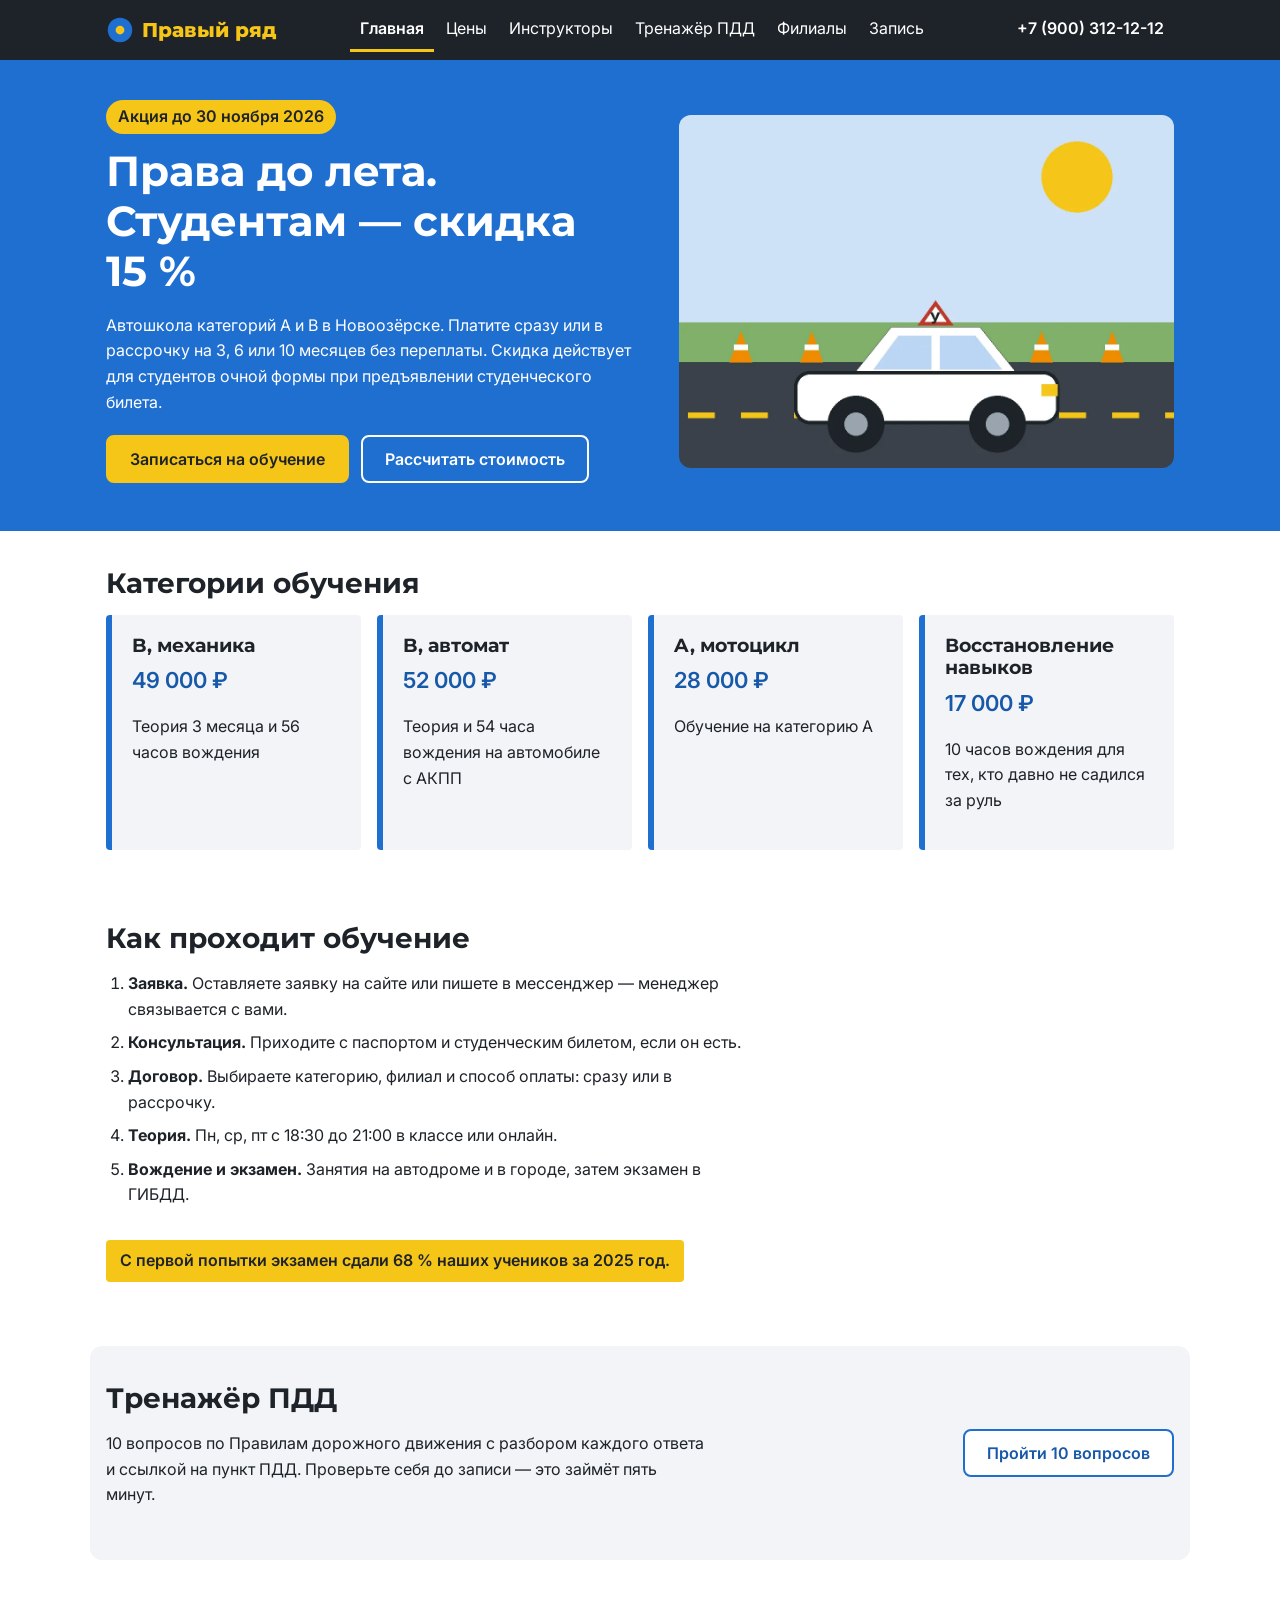
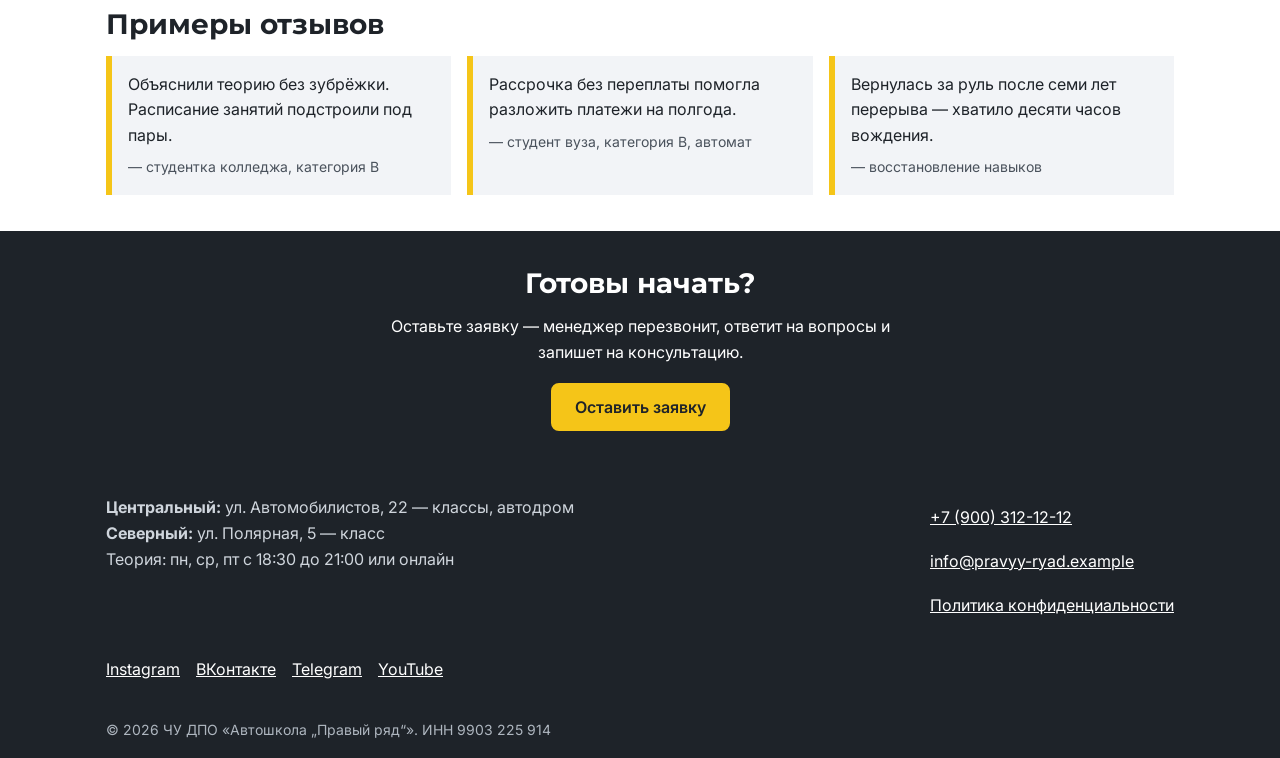
<file: index.html>
<!doctype html>
<html lang="ru">
<head>
<meta charset="utf-8">
<meta name="viewport" content="width=device-width,initial-scale=1">
<title>Автошкола «Правый ряд» — права категорий A и B</title>
<meta name="description" content="Автошкола категорий A и B в Новоозёрске. Студентам скидка 15 % до 30 ноября. Рассрочка без переплаты на 3, 6 или 10 месяцев.">
<meta property="og:title" content="Автошкола «Правый ряд» — права категорий A и B">
<meta property="og:description" content="Автошкола категорий A и B в Новоозёрске. Студентам скидка 15 % до 30 ноября. Рассрочка без переплаты на 3, 6 или 10 месяцев.">
<meta property="og:image" content="https://tz-03-avtoshkola-pravyy-ryad-nine.vercel.app/img/og.jpg">
<meta property="og:image:width" content="1200">
<meta property="og:image:height" content="630">
<meta property="og:url" content="https://tz-03-avtoshkola-pravyy-ryad-nine.vercel.app/">
<meta property="og:type" content="website">
<meta property="og:locale" content="ru_RU">
<meta name="theme-color" content="#1E2329">
<link rel="icon" href="img/favicon.svg" type="image/svg+xml">
<link rel="preconnect" href="https://fonts.googleapis.com">
<link rel="preconnect" href="https://fonts.gstatic.com" crossorigin>
<link href="https://fonts.googleapis.com/css2?family=Inter:wght@400;600&amp;family=Montserrat:wght@700;800&amp;display=swap" rel="stylesheet">
<link rel="stylesheet" href="css/style.css">
<!-- Google tag (gtag.js) -->
<script async src="https://www.googletagmanager.com/gtag/js?id=G-MTKHK71P7G"></script>
<script>window.dataLayer=window.dataLayer||[];function gtag(){dataLayer.push(arguments)}gtag('js',new Date());var dbg=/[?\&]debug=1/.test(location.search);try{if(dbg)sessionStorage.setItem('ga_debug','1');dbg=dbg||sessionStorage.getItem('ga_debug')==='1'}catch(e){}gtag('config','G-MTKHK71P7G',dbg?{debug_mode:true}:{});
gtag('config','G-2JQK10WEM7',dbg?{debug_mode:true}:{});</script>
</head>
<body>
<a class="skip" href="#main">К содержанию</a>
<header class="top">
<div class="wrap bar">
<a class="logo" href="index.html"><img src="img/favicon.svg" width="28" height="28" alt="">Правый ряд</a>
<a class="tel" href="tel:+79003121212" data-event="contact_click" data-contact-type="phone">+7 (900) 312-12-12</a>
<nav aria-label="Основное меню"><a href="index.html" class="on" aria-current="page">Главная</a><a href="prices.html">Цены</a><a href="instructors.html">Инструкторы</a><a href="pdd-test.html">Тренажёр ПДД</a><a href="branches.html">Филиалы</a><a href="contacts.html">Запись</a></nav>
</div>
</header>
<main id="main">
<section class="hero">
<div class="wrap hero-in">
<div>
<p class="badge">Акция до 30 ноября 2026</p>
<h1>Права до лета. Студентам — скидка 15&nbsp;%</h1>
<p>Автошкола категорий A и B в Новоозёрске. Платите сразу или в рассрочку на 3, 6 или 10 месяцев без переплаты. Скидка действует для студентов очной формы при предъявлении студенческого билета.</p>
<div class="actions">
<a class="btn" href="contacts.html" data-event="cta_click" data-button-name="hero_trial" data-page-section="hero">Записаться на обучение</a>
<a class="btn ghost" href="prices.html" data-event="cta_click" data-button-name="hero_calc" data-page-section="hero">Рассчитать стоимость</a>
</div>
</div>
<img class="hero-img" src="img/hero.webp" width="560" height="400" alt="Учебный автомобиль автошколы «Правый ряд» на автодроме" fetchpriority="high">
</div>
</section>

<section class="wrap sec" aria-labelledby="cat-h">
<h2 id="cat-h">Категории обучения</h2>
<div class="grid">
<a class="card" href="prices.html?cat=b_manual" data-event="view_category" data-category="b_manual"><h3>B, механика</h3><p class="price">49 000&nbsp;₽</p><p>Теория 3 месяца и 56 часов вождения</p></a>
<a class="card" href="prices.html?cat=b_auto" data-event="view_category" data-category="b_auto"><h3>B, автомат</h3><p class="price">52 000&nbsp;₽</p><p>Теория и 54 часа вождения на автомобиле с АКПП</p></a>
<a class="card" href="prices.html?cat=a_moto" data-event="view_category" data-category="a_moto"><h3>A, мотоцикл</h3><p class="price">28 000&nbsp;₽</p><p>Обучение на категорию A</p></a>
<a class="card" href="prices.html?cat=refresh" data-event="view_category" data-category="refresh"><h3>Восстановление навыков</h3><p class="price">17 000&nbsp;₽</p><p>10 часов вождения для тех, кто давно не садился за руль</p></a>
</div>
</section>

<section class="wrap sec" aria-labelledby="how-h">
<h2 id="how-h">Как проходит обучение</h2>
<ol class="steps">
<li><b>Заявка.</b> Оставляете заявку на сайте или пишете в мессенджер — менеджер связывается с вами.</li>
<li><b>Консультация.</b> Приходите с паспортом и студенческим билетом, если он есть.</li>
<li><b>Договор.</b> Выбираете категорию, филиал и способ оплаты: сразу или в рассрочку.</li>
<li><b>Теория.</b> Пн, ср, пт с 18:30 до 21:00 в классе или онлайн.</li>
<li><b>Вождение и экзамен.</b> Занятия на автодроме и в городе, затем экзамен в ГИБДД.</li>
</ol>
<p class="fact">С первой попытки экзамен сдали 68&nbsp;% наших учеников за 2025 год.</p>
</section>

<section class="wrap sec teaser" aria-labelledby="pdd-h">
<div>
<h2 id="pdd-h">Тренажёр ПДД</h2>
<p>10 вопросов по Правилам дорожного движения с разбором каждого ответа и ссылкой на пункт ПДД. Проверьте себя до записи — это займёт пять минут.</p>
</div>
<a class="btn alt" href="pdd-test.html" data-event="pdd_test_start" data-page-section="home_teaser">Пройти 10 вопросов</a>
</section>

<section class="wrap sec" aria-labelledby="rev-h">
<h2 id="rev-h">Примеры отзывов</h2>
<div class="grid3">
<blockquote><p>Объяснили теорию без зубрёжки. Расписание занятий подстроили под пары.</p><footer>— студентка колледжа, категория B</footer></blockquote>
<blockquote><p>Рассрочка без переплаты помогла разложить платежи на полгода.</p><footer>— студент вуза, категория B, автомат</footer></blockquote>
<blockquote><p>Вернулась за руль после семи лет перерыва — хватило десяти часов вождения.</p><footer>— восстановление навыков</footer></blockquote>
</div>
</section>

<section class="sec again">
<div class="wrap">
<h2>Готовы начать?</h2>
<p>Оставьте заявку — менеджер перезвонит, ответит на вопросы и запишет на консультацию.</p>
<a class="btn" href="contacts.html" data-event="cta_click" data-button-name="repeat_cta" data-page-section="repeat_cta">Оставить заявку</a>
</div>
</section>
</main>
<footer class="foot">
<div class="wrap">
<div><b>Центральный:</b> ул. Автомобилистов, 22 — классы, автодром<br><b>Северный:</b> ул. Полярная, 5 — класс<br>Теория: пн, ср, пт с 18:30 до 21:00 или онлайн</div>
<div><a href="tel:+79003121212" data-event="contact_click" data-contact-type="phone">+7 (900) 312-12-12</a><br><a href="mailto:info@pravyy-ryad.example" data-event="contact_click" data-contact-type="email">info@pravyy-ryad.example</a><br><a href="privacy.html">Политика конфиденциальности</a></div>
<div class="soc" aria-label="Соцсети">
<a href="https://instagram.com/pravyy_ryad_school" data-event="social_click" data-network="instagram" data-page-section="footer">Instagram</a>
<a href="https://vk.com/pravyy_ryad_school" data-event="social_click" data-network="vk" data-page-section="footer">ВКонтакте</a>
<a href="https://t.me/pravyy_ryad_school" data-event="social_click" data-network="telegram" data-page-section="footer">Telegram</a>
<a href="https://youtube.com/@pravyy_ryad_school" data-event="social_click" data-network="youtube" data-page-section="footer">YouTube</a>
</div>
<p class="copy">© 2026 ЧУ ДПО «Автошкола „Правый ряд“». ИНН 9903 225 914</p>
</div>
</footer>
<script src="js/analytics.js"></script>
<script src="js/utm.js"></script>
<script src="js/metrics.js" defer></script>
</body>
</html>
</file>
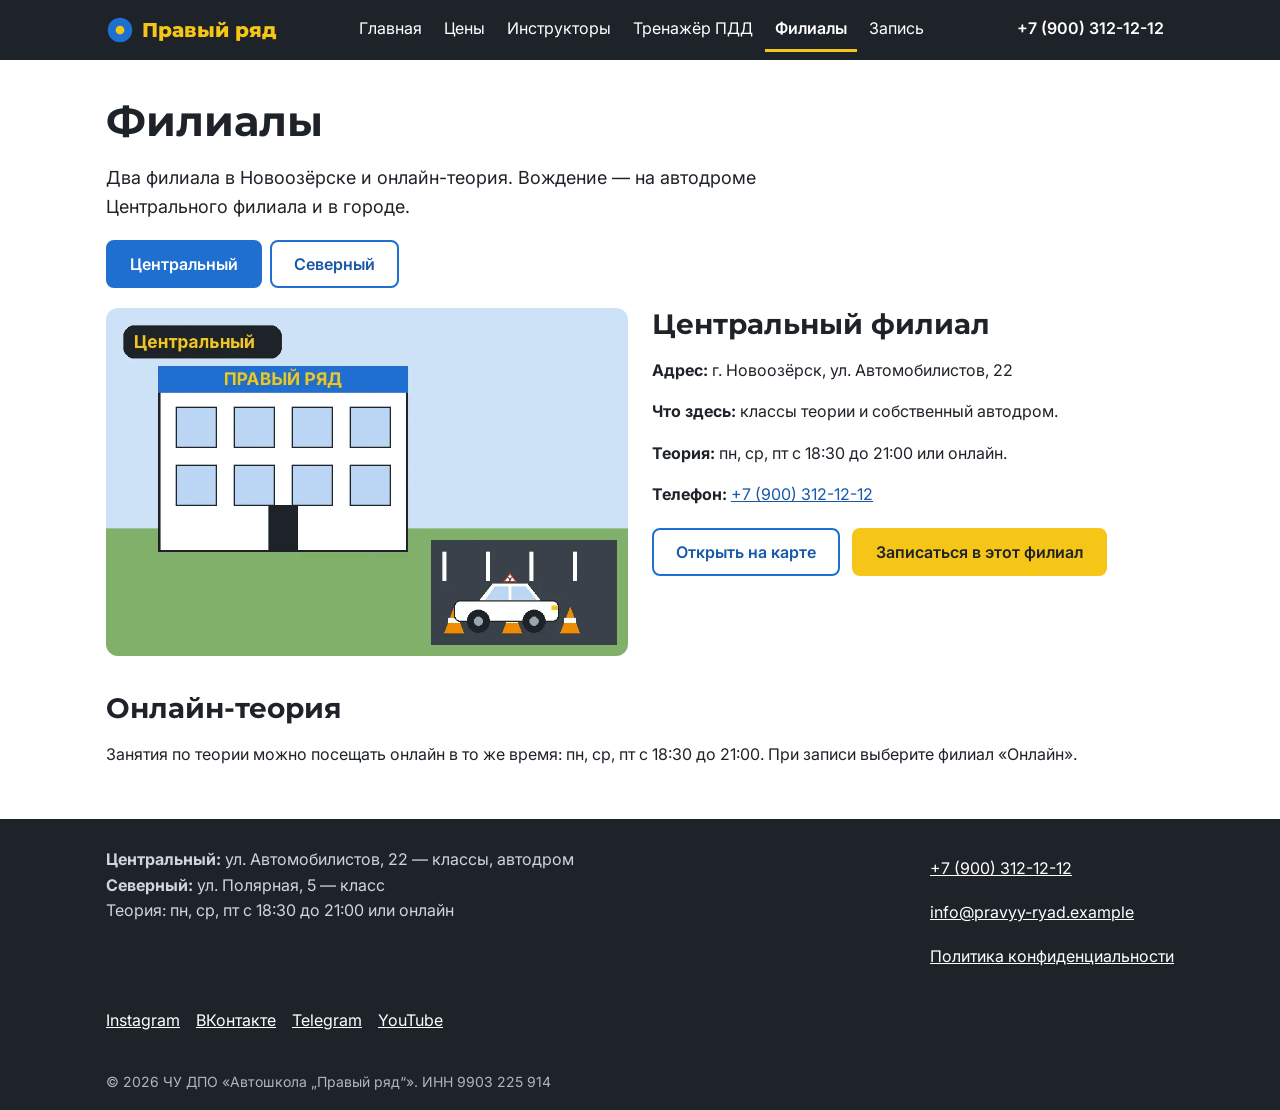
<file: branches.html>
<!doctype html>
<html lang="ru">
<head>
<meta charset="utf-8">
<meta name="viewport" content="width=device-width,initial-scale=1">
<title>Филиалы: Центральный и Северный — Правый ряд</title>
<meta name="description" content="Адреса филиалов автошколы «Правый ряд», расписание теории и автодром. Теория пн, ср, пт с 18:30 до 21:00 или онлайн.">
<meta property="og:title" content="Филиалы: Центральный и Северный — Правый ряд">
<meta property="og:description" content="Адреса филиалов автошколы «Правый ряд», расписание теории и автодром. Теория пн, ср, пт с 18:30 до 21:00 или онлайн.">
<meta property="og:image" content="https://tz-03-avtoshkola-pravyy-ryad-nine.vercel.app/img/og.jpg">
<meta property="og:image:width" content="1200">
<meta property="og:image:height" content="630">
<meta property="og:url" content="https://tz-03-avtoshkola-pravyy-ryad-nine.vercel.app/branches.html">
<meta property="og:type" content="website">
<meta property="og:locale" content="ru_RU">
<meta name="theme-color" content="#1E2329">
<link rel="icon" href="img/favicon.svg" type="image/svg+xml">
<link rel="preconnect" href="https://fonts.googleapis.com">
<link rel="preconnect" href="https://fonts.gstatic.com" crossorigin>
<link href="https://fonts.googleapis.com/css2?family=Inter:wght@400;600&amp;family=Montserrat:wght@700;800&amp;display=swap" rel="stylesheet">
<link rel="stylesheet" href="css/style.css">
<!-- Google tag (gtag.js) -->
<script async src="https://www.googletagmanager.com/gtag/js?id=G-MTKHK71P7G"></script>
<script>window.dataLayer=window.dataLayer||[];function gtag(){dataLayer.push(arguments)}gtag('js',new Date());var dbg=/[?\&]debug=1/.test(location.search);try{if(dbg)sessionStorage.setItem('ga_debug','1');dbg=dbg||sessionStorage.getItem('ga_debug')==='1'}catch(e){}gtag('config','G-MTKHK71P7G',dbg?{debug_mode:true}:{});
gtag('config','G-2JQK10WEM7',dbg?{debug_mode:true}:{});</script>
</head>
<body>
<a class="skip" href="#main">К содержанию</a>
<header class="top">
<div class="wrap bar">
<a class="logo" href="index.html"><img src="img/favicon.svg" width="28" height="28" alt="">Правый ряд</a>
<a class="tel" href="tel:+79003121212" data-event="contact_click" data-contact-type="phone">+7 (900) 312-12-12</a>
<nav aria-label="Основное меню"><a href="index.html">Главная</a><a href="prices.html">Цены</a><a href="instructors.html">Инструкторы</a><a href="pdd-test.html">Тренажёр ПДД</a><a href="branches.html" class="on" aria-current="page">Филиалы</a><a href="contacts.html">Запись</a></nav>
</div>
</header>
<main id="main">
<section class="wrap sec">
<h1>Филиалы</h1>
<p class="lead">Два филиала в Новоозёрске и онлайн-теория. Вождение — на автодроме Центрального филиала и в городе.</p>

<div class="tabs" role="tablist" aria-label="Выбор филиала">
<button type="button" class="btn alt" role="tab" id="tab-center" aria-controls="br-center" aria-selected="true" data-js-tab="center" data-event="branch_select" data-branch="center">Центральный</button>
<button type="button" class="btn alt" role="tab" id="tab-north" aria-controls="br-north" aria-selected="false" tabindex="-1" data-js-tab="north" data-event="branch_select" data-branch="north">Северный</button>
</div>

<div class="branch" role="tabpanel" id="br-center" aria-labelledby="tab-center">
<img src="img/branch-center.webp" width="900" height="600" alt="Центральный филиал: здание с классами и автодром рядом">
<div>
<h2>Центральный филиал</h2>
<p><b>Адрес:</b> г. Новоозёрск, ул. Автомобилистов, 22</p>
<p><b>Что здесь:</b> классы теории и собственный автодром.</p>
<p><b>Теория:</b> пн, ср, пт с 18:30 до 21:00 или онлайн.</p>
<p><b>Телефон:</b> <a href="tel:+79003121212" data-event="contact_click" data-contact-type="phone">+7 (900) 312-12-12</a></p>
<p class="actions">
<a class="btn alt" href="https://yandex.ru/maps/?text=%D0%9D%D0%BE%D0%B2%D0%BE%D0%BE%D0%B7%D1%91%D1%80%D1%81%D0%BA%2C%20%D1%83%D0%BB.%20%D0%90%D0%B2%D1%82%D0%BE%D0%BC%D0%BE%D0%B1%D0%B8%D0%BB%D0%B8%D1%81%D1%82%D0%BE%D0%B2%2C%2022" target="_blank" rel="noopener" data-event="map_open" data-branch="center">Открыть на карте</a>
<a class="btn" href="contacts.html?branch=center" data-event="cta_click" data-button-name="branch_center_signup" data-page-section="branches">Записаться в этот филиал</a>
</p>
</div>
</div>

<div class="branch" role="tabpanel" id="br-north" aria-labelledby="tab-north" hidden>
<img src="img/branch-north.webp" width="900" height="600" alt="Северный филиал: здание с классом теории" loading="lazy">
<div>
<h2>Северный филиал</h2>
<p><b>Адрес:</b> г. Новоозёрск, ул. Полярная, 5</p>
<p><b>Что здесь:</b> класс теории. Практическое вождение — на автодроме Центрального филиала и в городе.</p>
<p><b>Теория:</b> пн, ср, пт с 18:30 до 21:00 или онлайн.</p>
<p><b>Телефон:</b> <a href="tel:+79003121212" data-event="contact_click" data-contact-type="phone">+7 (900) 312-12-12</a></p>
<p class="actions">
<a class="btn alt" href="https://yandex.ru/maps/?text=%D0%9D%D0%BE%D0%B2%D0%BE%D0%BE%D0%B7%D1%91%D1%80%D1%81%D0%BA%2C%20%D1%83%D0%BB.%20%D0%9F%D0%BE%D0%BB%D1%8F%D1%80%D0%BD%D0%B0%D1%8F%2C%205" target="_blank" rel="noopener" data-event="map_open" data-branch="north">Открыть на карте</a>
<a class="btn" href="contacts.html?branch=north" data-event="cta_click" data-button-name="branch_north_signup" data-page-section="branches">Записаться в этот филиал</a>
</p>
</div>
</div>

<h2 class="sec-gap">Онлайн-теория</h2>
<p>Занятия по теории можно посещать онлайн в то же время: пн, ср, пт с 18:30 до 21:00. При записи выберите филиал «Онлайн».</p>
</section>
</main>
<footer class="foot">
<div class="wrap">
<div><b>Центральный:</b> ул. Автомобилистов, 22 — классы, автодром<br><b>Северный:</b> ул. Полярная, 5 — класс<br>Теория: пн, ср, пт с 18:30 до 21:00 или онлайн</div>
<div><a href="tel:+79003121212" data-event="contact_click" data-contact-type="phone">+7 (900) 312-12-12</a><br><a href="mailto:info@pravyy-ryad.example" data-event="contact_click" data-contact-type="email">info@pravyy-ryad.example</a><br><a href="privacy.html">Политика конфиденциальности</a></div>
<div class="soc" aria-label="Соцсети">
<a href="https://instagram.com/pravyy_ryad_school" data-event="social_click" data-network="instagram" data-page-section="footer">Instagram</a>
<a href="https://vk.com/pravyy_ryad_school" data-event="social_click" data-network="vk" data-page-section="footer">ВКонтакте</a>
<a href="https://t.me/pravyy_ryad_school" data-event="social_click" data-network="telegram" data-page-section="footer">Telegram</a>
<a href="https://youtube.com/@pravyy_ryad_school" data-event="social_click" data-network="youtube" data-page-section="footer">YouTube</a>
</div>
<p class="copy">© 2026 ЧУ ДПО «Автошкола „Правый ряд“». ИНН 9903 225 914</p>
</div>
</footer>
<script src="js/analytics.js"></script>
<script src="js/utm.js"></script>
<script src="js/branches.js"></script>
<script src="js/metrics.js" defer></script>
</body>
</html>
</file>
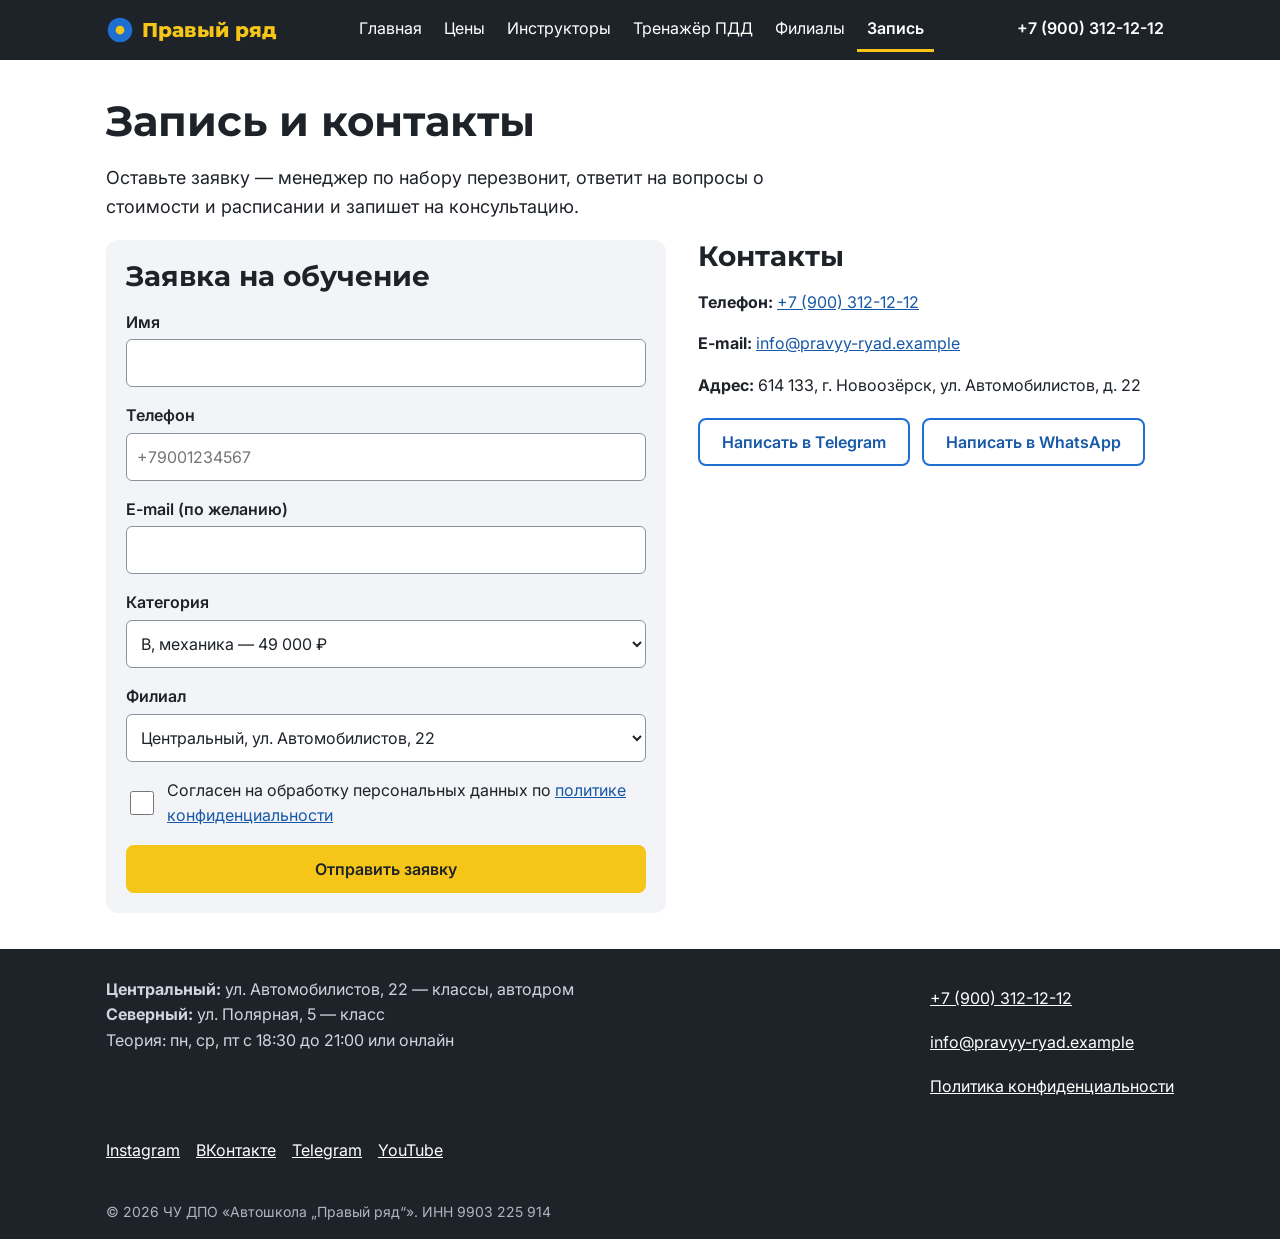
<file: contacts.html>
<!doctype html>
<html lang="ru">
<head>
<meta charset="utf-8">
<meta name="viewport" content="width=device-width,initial-scale=1">
<title>Запись на обучение — Правый ряд</title>
<meta name="description" content="Оставьте заявку на обучение в автошколе «Правый ряд». Менеджер свяжется с вами. Телефон, Telegram и WhatsApp.">
<meta property="og:title" content="Запись на обучение — Правый ряд">
<meta property="og:description" content="Оставьте заявку на обучение в автошколе «Правый ряд». Менеджер свяжется с вами. Телефон, Telegram и WhatsApp.">
<meta property="og:image" content="https://tz-03-avtoshkola-pravyy-ryad-nine.vercel.app/img/og.jpg">
<meta property="og:image:width" content="1200">
<meta property="og:image:height" content="630">
<meta property="og:url" content="https://tz-03-avtoshkola-pravyy-ryad-nine.vercel.app/contacts.html">
<meta property="og:type" content="website">
<meta property="og:locale" content="ru_RU">
<meta name="theme-color" content="#1E2329">
<link rel="icon" href="img/favicon.svg" type="image/svg+xml">
<link rel="preconnect" href="https://fonts.googleapis.com">
<link rel="preconnect" href="https://fonts.gstatic.com" crossorigin>
<link href="https://fonts.googleapis.com/css2?family=Inter:wght@400;600&amp;family=Montserrat:wght@700;800&amp;display=swap" rel="stylesheet">
<link rel="stylesheet" href="css/style.css">
<!-- Google tag (gtag.js) -->
<script async src="https://www.googletagmanager.com/gtag/js?id=G-MTKHK71P7G"></script>
<script>window.dataLayer=window.dataLayer||[];function gtag(){dataLayer.push(arguments)}gtag('js',new Date());var dbg=/[?\&]debug=1/.test(location.search);try{if(dbg)sessionStorage.setItem('ga_debug','1');dbg=dbg||sessionStorage.getItem('ga_debug')==='1'}catch(e){}gtag('config','G-MTKHK71P7G',dbg?{debug_mode:true}:{});
gtag('config','G-2JQK10WEM7',dbg?{debug_mode:true}:{});</script>
</head>
<body>
<a class="skip" href="#main">К содержанию</a>
<header class="top">
<div class="wrap bar">
<a class="logo" href="index.html"><img src="img/favicon.svg" width="28" height="28" alt="">Правый ряд</a>
<a class="tel" href="tel:+79003121212" data-event="contact_click" data-contact-type="phone">+7 (900) 312-12-12</a>
<nav aria-label="Основное меню"><a href="index.html">Главная</a><a href="prices.html">Цены</a><a href="instructors.html">Инструкторы</a><a href="pdd-test.html">Тренажёр ПДД</a><a href="branches.html">Филиалы</a><a href="contacts.html" class="on" aria-current="page">Запись</a></nav>
</div>
</header>
<main id="main">
<section class="wrap sec">
<h1>Запись и контакты</h1>
<p class="lead">Оставьте заявку — менеджер по набору перезвонит, ответит на вопросы о стоимости и расписании и запишет на консультацию.</p>

<div class="contact-grid">
<form id="lead" class="box" novalidate aria-labelledby="form-h">
<h2 id="form-h">Заявка на обучение</h2>
<input type="hidden" name="request_id">
<input type="hidden" name="utm_source"><input type="hidden" name="utm_medium"><input type="hidden" name="utm_campaign"><input type="hidden" name="utm_content">
<label for="f-name">Имя
<input id="f-name" name="name" autocomplete="given-name" maxlength="60" required aria-describedby="e-name"></label>
<span class="err" id="e-name" data-for="name"></span>
<label for="f-phone">Телефон
<input id="f-phone" name="phone" type="tel" inputmode="tel" placeholder="+79001234567" autocomplete="tel" maxlength="20" required aria-describedby="e-phone"></label>
<span class="err" id="e-phone" data-for="phone"></span>
<label for="f-email">E-mail (по желанию)
<input id="f-email" name="email" type="email" autocomplete="email" maxlength="100" aria-describedby="e-email"></label>
<span class="err" id="e-email" data-for="email"></span>
<label for="f-cat">Категория
<select id="f-cat" name="category">
<option value="b_manual">B, механика — 49 000&nbsp;₽</option>
<option value="b_auto">B, автомат — 52 000&nbsp;₽</option>
<option value="a_moto">A, мотоцикл — 28 000&nbsp;₽</option>
<option value="refresh">Восстановление навыков — 17 000&nbsp;₽</option>
</select></label>
<label for="f-branch">Филиал
<select id="f-branch" name="branch">
<option value="center">Центральный, ул. Автомобилистов, 22</option>
<option value="north">Северный, ул. Полярная, 5</option>
<option value="online">Онлайн-теория</option>
</select></label>
<label class="chk"><input type="checkbox" name="consent" aria-describedby="e-consent"> <span>Согласен на обработку персональных данных по <a href="privacy.html">политике конфиденциальности</a></span></label>
<span class="err" id="e-consent" data-for="consent"></span>
<button class="btn" type="submit" id="send">Отправить заявку</button>
<span class="err" id="e-server" data-for="server" role="alert"></span>
</form>

<div>
<h2>Контакты</h2>
<p><b>Телефон:</b> <a href="tel:+79003121212" data-event="contact_click" data-contact-type="phone">+7 (900) 312-12-12</a></p>
<p><b>E-mail:</b> <a href="mailto:info@pravyy-ryad.example" data-event="contact_click" data-contact-type="email">info@pravyy-ryad.example</a></p>
<p><b>Адрес:</b> 614 133, г. Новоозёрск, ул. Автомобилистов, д. 22</p>
<p class="actions">
<a class="btn alt" href="https://t.me/pravyy_ryad_nabor" target="_blank" rel="noopener" data-event="messenger_click" data-messenger="telegram">Написать в Telegram</a>
<a class="btn alt" href="https://wa.me/79003121212" target="_blank" rel="noopener" data-event="messenger_click" data-messenger="whatsapp">Написать в WhatsApp</a>
</p>
</div>
</div>
</section>
</main>
<footer class="foot">
<div class="wrap">
<div><b>Центральный:</b> ул. Автомобилистов, 22 — классы, автодром<br><b>Северный:</b> ул. Полярная, 5 — класс<br>Теория: пн, ср, пт с 18:30 до 21:00 или онлайн</div>
<div><a href="tel:+79003121212" data-event="contact_click" data-contact-type="phone">+7 (900) 312-12-12</a><br><a href="mailto:info@pravyy-ryad.example" data-event="contact_click" data-contact-type="email">info@pravyy-ryad.example</a><br><a href="privacy.html">Политика конфиденциальности</a></div>
<div class="soc" aria-label="Соцсети">
<a href="https://instagram.com/pravyy_ryad_school" data-event="social_click" data-network="instagram" data-page-section="footer">Instagram</a>
<a href="https://vk.com/pravyy_ryad_school" data-event="social_click" data-network="vk" data-page-section="footer">ВКонтакте</a>
<a href="https://t.me/pravyy_ryad_school" data-event="social_click" data-network="telegram" data-page-section="footer">Telegram</a>
<a href="https://youtube.com/@pravyy_ryad_school" data-event="social_click" data-network="youtube" data-page-section="footer">YouTube</a>
</div>
<p class="copy">© 2026 ЧУ ДПО «Автошкола „Правый ряд“». ИНН 9903 225 914</p>
</div>
</footer>
<script src="js/analytics.js"></script>
<script src="js/utm.js"></script>
<script src="js/form.js"></script>
<script src="js/metrics.js" defer></script>
</body>
</html>
</file>
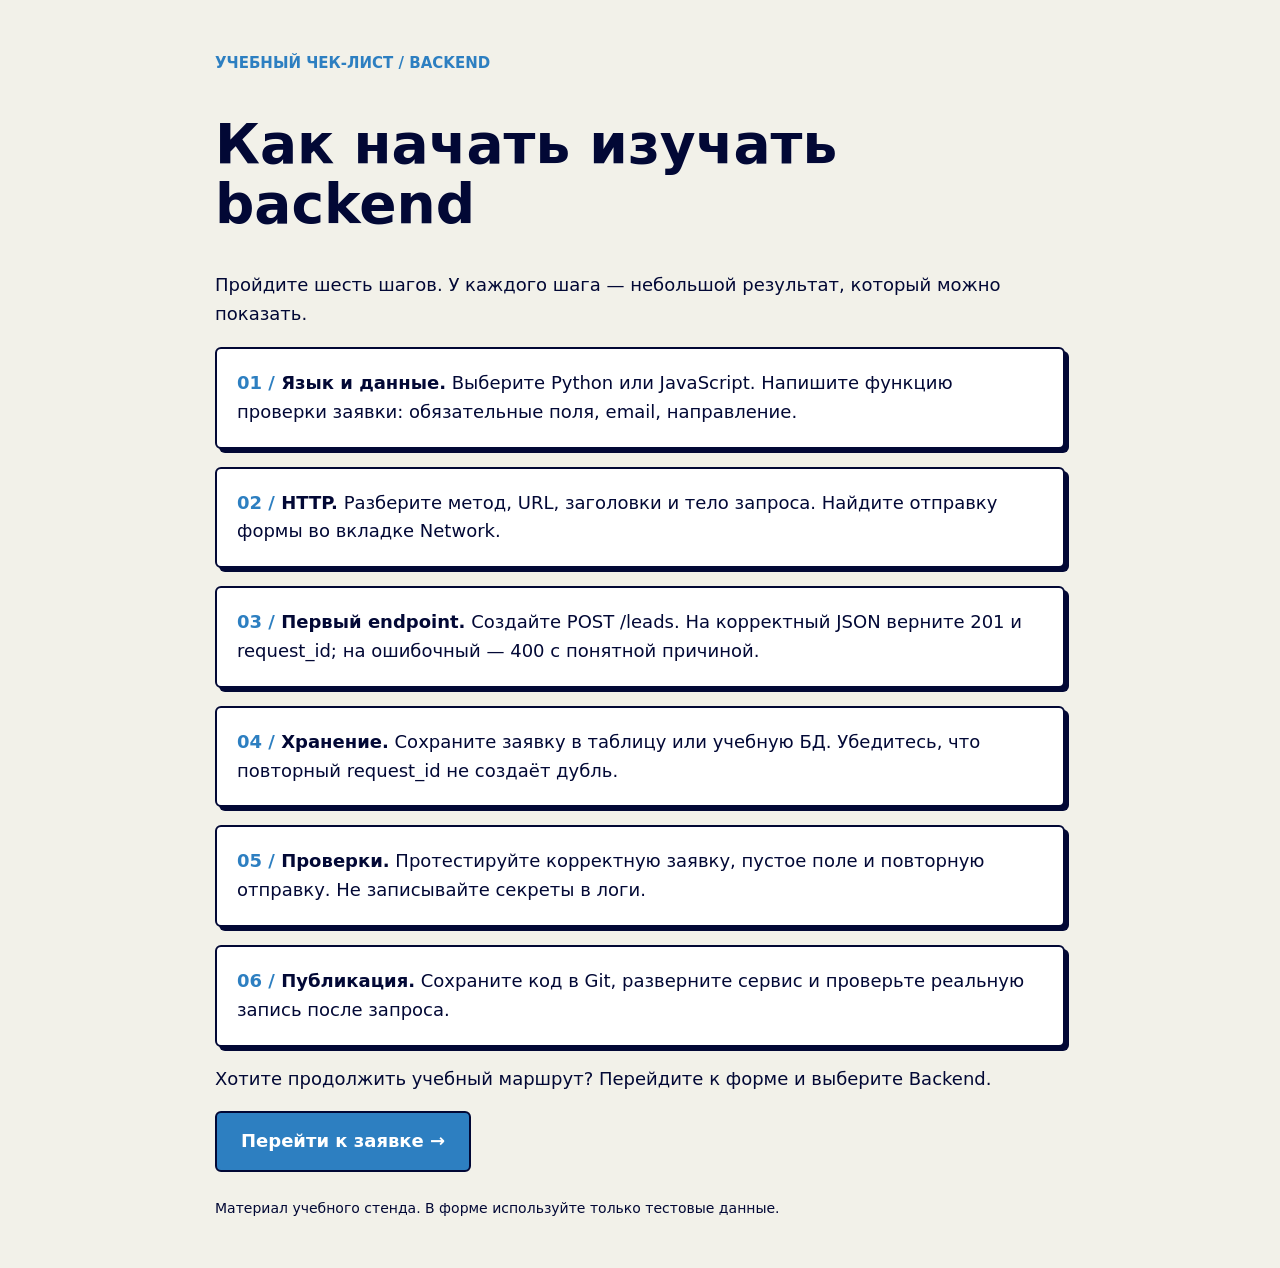
<file: guide.html>
<!doctype html><html lang="ru"><head><meta charset="utf-8"><meta name="viewport" content="width=device-width,initial-scale=1"><title>Как начать изучать backend · Учебный материал</title>
<!-- Measurement ID этого проекта. -->
<script async src="https://www.googletagmanager.com/gtag/js?id=G-2JQK10WEM7"></script>
<script>window.dataLayer=window.dataLayer||[];function gtag(){dataLayer.push(arguments)}gtag('js',new Date());gtag('config','G-2JQK10WEM7');</script>
<style>body{margin:0;background:#f2f1e9;color:#020835;font:18px/1.6 system-ui,sans-serif}main{max-width:850px;margin:0 auto;padding:48px 22px}small{color:#2d7fc1;font-weight:700}h1{font-size:clamp(32px,6vw,55px);line-height:1.1}ol{padding:0;list-style:none;counter-reset:steps}li{counter-increment:steps;border:2px solid #020835;padding:20px;margin:18px 0;background:white;border-radius:6px;box-shadow:4px 4px #020835}li:before{content:counter(steps,decimal-leading-zero)' / ';color:#2d7fc1;font-weight:bold}a{display:inline-block;background:#2d7fc1;color:white;border:2px solid #020835;border-radius:6px;padding:14px 24px;text-decoration:none;font-weight:700}a:focus-visible{outline:4px solid #be7414;outline-offset:4px}footer{font-size:14px;margin-top:25px}code{overflow-wrap:anywhere}</style><script src="js/guide.js" defer></script></head><body><main><small>УЧЕБНЫЙ ЧЕК-ЛИСТ / BACKEND</small><h1>Как начать изучать backend</h1><p>Пройдите шесть шагов. У каждого шага — небольшой результат, который можно показать.</p><ol><li><b>Язык и данные.</b> Выберите Python или JavaScript. Напишите функцию проверки заявки: обязательные поля, email, направление.</li><li><b>HTTP.</b> Разберите метод, URL, заголовки и тело запроса. Найдите отправку формы во вкладке Network.</li><li><b>Первый endpoint.</b> Создайте POST /leads. На корректный JSON верните 201 и request_id; на ошибочный — 400 с понятной причиной.</li><li><b>Хранение.</b> Сохраните заявку в таблицу или учебную БД. Убедитесь, что повторный request_id не создаёт дубль.</li><li><b>Проверки.</b> Протестируйте корректную заявку, пустое поле и повторную отправку. Не записывайте секреты в логи.</li><li><b>Публикация.</b> Сохраните код в Git, разверните сервис и проверьте реальную запись после запроса.</li></ol><p>Хотите продолжить учебный маршрут? Перейдите к форме и выберите Backend.</p><a id="lead-link" href="contacts.html">Перейти к заявке →</a><footer>Материал учебного стенда. В форме используйте только тестовые данные.</footer></main></body></html>
</file>
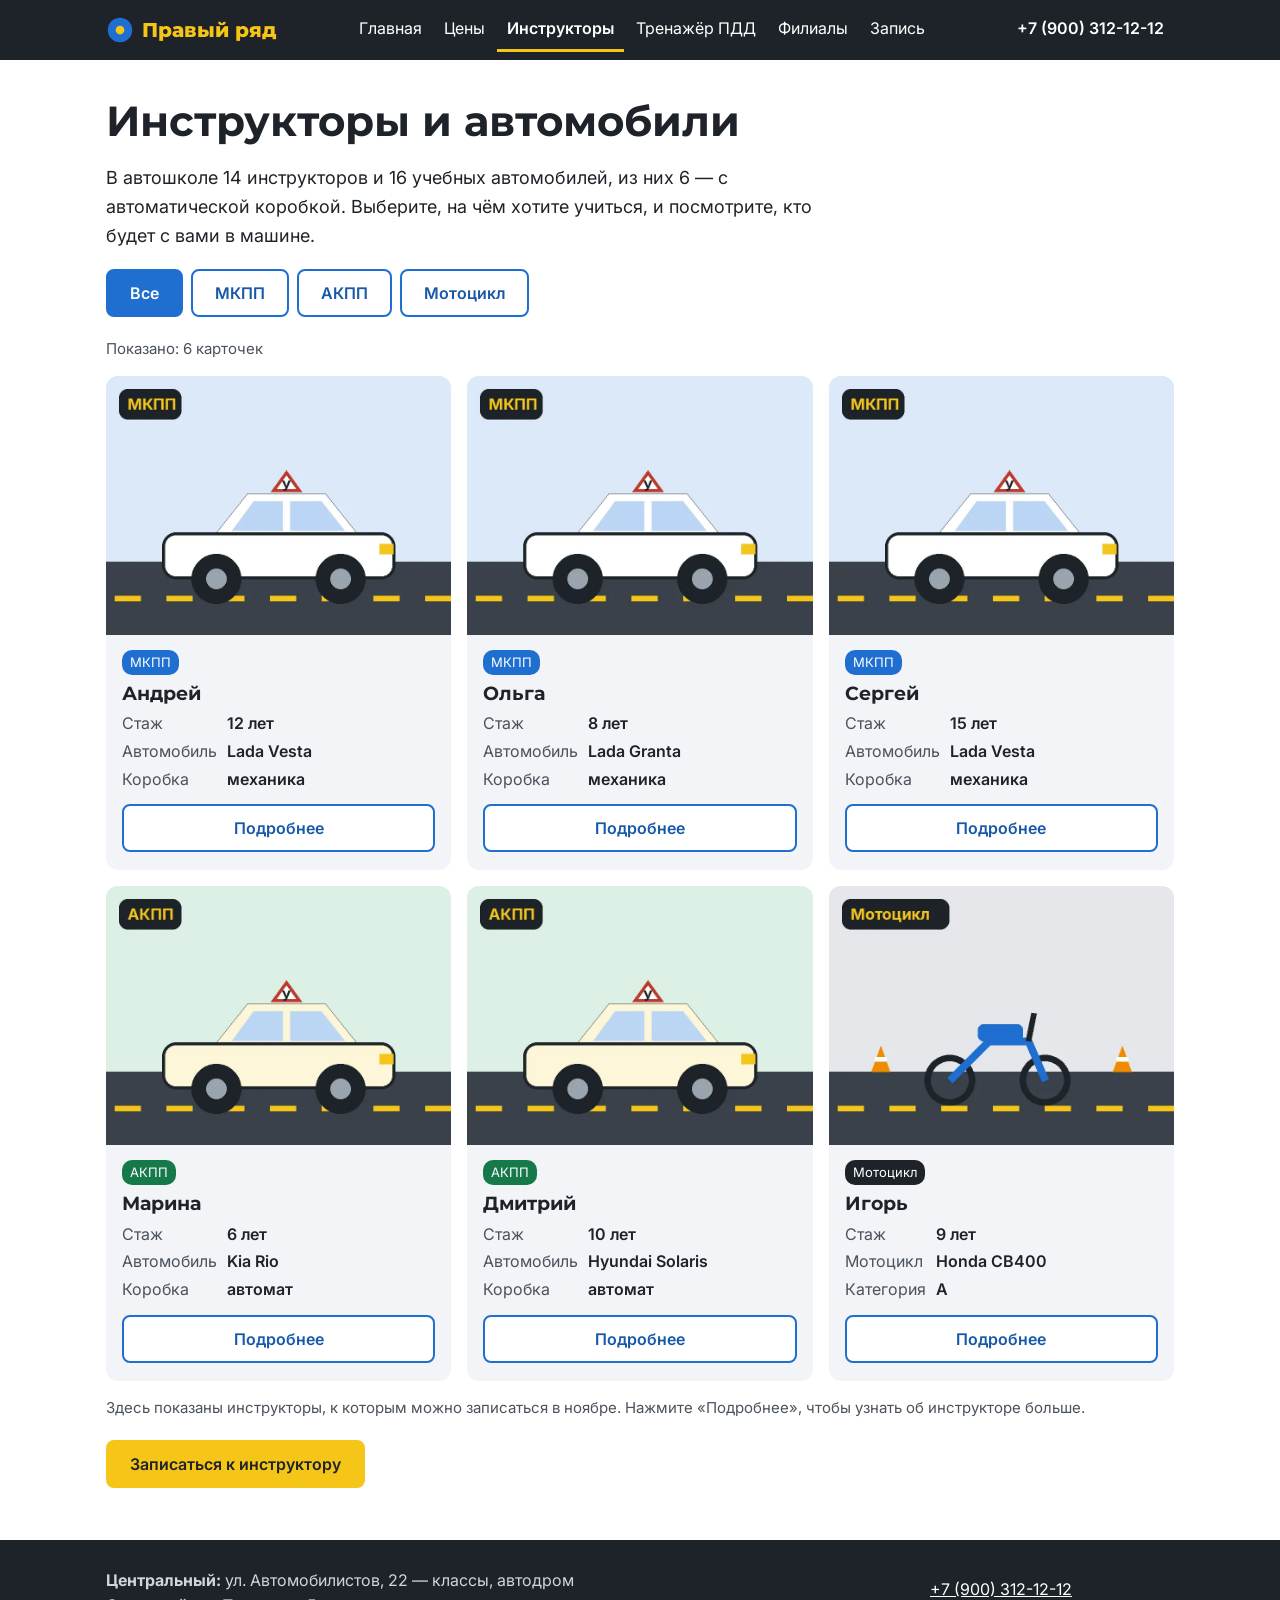
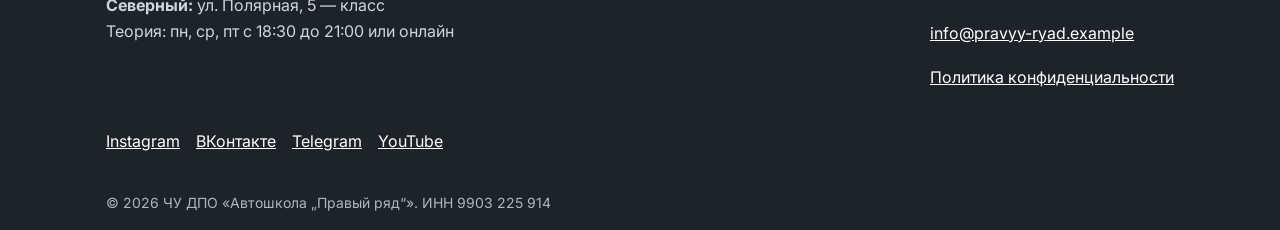
<file: instructors.html>
<!doctype html>
<html lang="ru">
<head>
<meta charset="utf-8">
<meta name="viewport" content="width=device-width,initial-scale=1">
<title>Инструкторы и автомобили — Правый ряд</title>
<meta name="description" content="14 инструкторов и 16 учебных автомобилей, из них 6 с автоматической коробкой. Выберите обучение на МКПП, АКПП или мотоцикле.">
<meta property="og:title" content="Инструкторы и автомобили — Правый ряд">
<meta property="og:description" content="14 инструкторов и 16 учебных автомобилей, из них 6 с автоматической коробкой. Выберите обучение на МКПП, АКПП или мотоцикле.">
<meta property="og:image" content="https://tz-03-avtoshkola-pravyy-ryad-nine.vercel.app/img/og.jpg">
<meta property="og:image:width" content="1200">
<meta property="og:image:height" content="630">
<meta property="og:url" content="https://tz-03-avtoshkola-pravyy-ryad-nine.vercel.app/instructors.html">
<meta property="og:type" content="website">
<meta property="og:locale" content="ru_RU">
<meta name="theme-color" content="#1E2329">
<link rel="icon" href="img/favicon.svg" type="image/svg+xml">
<link rel="preconnect" href="https://fonts.googleapis.com">
<link rel="preconnect" href="https://fonts.gstatic.com" crossorigin>
<link href="https://fonts.googleapis.com/css2?family=Inter:wght@400;600&amp;family=Montserrat:wght@700;800&amp;display=swap" rel="stylesheet">
<link rel="stylesheet" href="css/style.css">
<!-- Google tag (gtag.js) -->
<script async src="https://www.googletagmanager.com/gtag/js?id=G-MTKHK71P7G"></script>
<script>window.dataLayer=window.dataLayer||[];function gtag(){dataLayer.push(arguments)}gtag('js',new Date());var dbg=/[?\&]debug=1/.test(location.search);try{if(dbg)sessionStorage.setItem('ga_debug','1');dbg=dbg||sessionStorage.getItem('ga_debug')==='1'}catch(e){}gtag('config','G-MTKHK71P7G',dbg?{debug_mode:true}:{});
gtag('config','G-2JQK10WEM7',dbg?{debug_mode:true}:{});</script>
</head>
<body>
<a class="skip" href="#main">К содержанию</a>
<header class="top">
<div class="wrap bar">
<a class="logo" href="index.html"><img src="img/favicon.svg" width="28" height="28" alt="">Правый ряд</a>
<a class="tel" href="tel:+79003121212" data-event="contact_click" data-contact-type="phone">+7 (900) 312-12-12</a>
<nav aria-label="Основное меню"><a href="index.html">Главная</a><a href="prices.html">Цены</a><a href="instructors.html" class="on" aria-current="page">Инструкторы</a><a href="pdd-test.html">Тренажёр ПДД</a><a href="branches.html">Филиалы</a><a href="contacts.html">Запись</a></nav>
</div>
</header>
<main id="main">
<section class="wrap sec">
<h1>Инструкторы и автомобили</h1>
<p class="lead">В автошколе 14 инструкторов и 16 учебных автомобилей, из них 6 — с автоматической коробкой. Выберите, на чём хотите учиться, и посмотрите, кто будет с вами в машине.</p>

<div class="filters" role="group" aria-label="Фильтр по коробке передач">
<button type="button" class="btn alt" aria-pressed="true" data-js-filter="all" data-event="instructor_view" data-gearbox="all" data-instructor-id="filter_all">Все</button>
<button type="button" class="btn alt" aria-pressed="false" data-js-filter="manual" data-event="instructor_view" data-gearbox="manual" data-instructor-id="filter_manual">МКПП</button>
<button type="button" class="btn alt" aria-pressed="false" data-js-filter="auto" data-event="instructor_view" data-gearbox="auto" data-instructor-id="filter_auto">АКПП</button>
<button type="button" class="btn alt" aria-pressed="false" data-js-filter="moto" data-event="instructor_view" data-gearbox="moto" data-instructor-id="filter_moto">Мотоцикл</button>
</div>
<p id="ins-count" class="note" aria-live="polite">Показано: 6 карточек</p>

<div class="grid3" id="ins-list">
<article class="inst-card" data-gear="manual">
<img src="img/ins-manual.webp" width="800" height="600" alt="Учебный автомобиль с механической коробкой" loading="lazy">
<div class="in"><span class="tag">МКПП</span><h3>Андрей</h3>
<dl><dt>Стаж</dt><dd>12 лет</dd><dt>Автомобиль</dt><dd>Lada Vesta</dd><dt>Коробка</dt><dd>механика</dd></dl>
<p class="more" id="more-ins_01" hidden>Ведёт вождение на автодроме Центрального филиала и в городе. Спокойно объясняет трогание в горку и парковку.</p>
<button type="button" class="btn alt more-btn" aria-expanded="false" aria-controls="more-ins_01" data-event="instructor_view" data-gearbox="manual" data-instructor-id="ins_01">Подробнее</button></div>
</article>
<article class="inst-card" data-gear="manual">
<img src="img/ins-manual.webp" width="800" height="600" alt="Учебный автомобиль с механической коробкой" loading="lazy">
<div class="in"><span class="tag">МКПП</span><h3>Ольга</h3>
<dl><dt>Стаж</dt><dd>8 лет</dd><dt>Автомобиль</dt><dd>Lada Granta</dd><dt>Коробка</dt><dd>механика</dd></dl>
<p class="more" id="more-ins_02" hidden>Подбирает время вождения под расписание пар. Работает с теми, кто садится за руль впервые.</p>
<button type="button" class="btn alt more-btn" aria-expanded="false" aria-controls="more-ins_02" data-event="instructor_view" data-gearbox="manual" data-instructor-id="ins_02">Подробнее</button></div>
</article>
<article class="inst-card" data-gear="manual">
<img src="img/ins-manual.webp" width="800" height="600" alt="Учебный автомобиль с механической коробкой" loading="lazy">
<div class="in"><span class="tag">МКПП</span><h3>Сергей</h3>
<dl><dt>Стаж</dt><dd>15 лет</dd><dt>Автомобиль</dt><dd>Lada Vesta</dd><dt>Коробка</dt><dd>механика</dd></dl>
<p class="more" id="more-ins_03" hidden>Ведёт занятия по восстановлению навыков для водителей после долгого перерыва.</p>
<button type="button" class="btn alt more-btn" aria-expanded="false" aria-controls="more-ins_03" data-event="instructor_view" data-gearbox="manual" data-instructor-id="ins_03">Подробнее</button></div>
</article>
<article class="inst-card" data-gear="auto">
<img src="img/ins-auto.webp" width="800" height="600" alt="Учебный автомобиль с автоматической коробкой" loading="lazy">
<div class="in"><span class="tag auto">АКПП</span><h3>Марина</h3>
<dl><dt>Стаж</dt><dd>6 лет</dd><dt>Автомобиль</dt><dd>Kia Rio</dd><dt>Коробка</dt><dd>автомат</dd></dl>
<p class="more" id="more-ins_04" hidden>Учит на автомобиле с автоматической коробкой: больше внимания дороге, меньше — педалям.</p>
<button type="button" class="btn alt more-btn" aria-expanded="false" aria-controls="more-ins_04" data-event="instructor_view" data-gearbox="auto" data-instructor-id="ins_04">Подробнее</button></div>
</article>
<article class="inst-card" data-gear="auto">
<img src="img/ins-auto.webp" width="800" height="600" alt="Учебный автомобиль с автоматической коробкой" loading="lazy">
<div class="in"><span class="tag auto">АКПП</span><h3>Дмитрий</h3>
<dl><dt>Стаж</dt><dd>10 лет</dd><dt>Автомобиль</dt><dd>Hyundai Solaris</dd><dt>Коробка</dt><dd>автомат</dd></dl>
<p class="more" id="more-ins_05" hidden>Готовит к экзамену в городе: маршруты, перестроения, парковка задним ходом.</p>
<button type="button" class="btn alt more-btn" aria-expanded="false" aria-controls="more-ins_05" data-event="instructor_view" data-gearbox="auto" data-instructor-id="ins_05">Подробнее</button></div>
</article>
<article class="inst-card" data-gear="moto">
<img src="img/ins-moto.webp" width="800" height="600" alt="Учебный мотоцикл на автодроме" loading="lazy">
<div class="in"><span class="tag moto">Мотоцикл</span><h3>Игорь</h3>
<dl><dt>Стаж</dt><dd>9 лет</dd><dt>Мотоцикл</dt><dd>Honda CB400</dd><dt>Категория</dt><dd>A</dd></dl>
<p class="more" id="more-ins_06" hidden>Ведёт обучение на категорию A на автодроме: змейка, восьмёрка, торможение.</p>
<button type="button" class="btn alt more-btn" aria-expanded="false" aria-controls="more-ins_06" data-event="instructor_view" data-gearbox="moto" data-instructor-id="ins_06">Подробнее</button></div>
</article>
</div>
<p class="note">Здесь показаны инструкторы, к которым можно записаться в ноябре. Нажмите «Подробнее», чтобы узнать об инструкторе больше.</p>
<p class="actions"><a class="btn" href="contacts.html" data-event="cta_click" data-button-name="instructors_signup" data-page-section="instructors">Записаться к инструктору</a></p>
</section>
</main>
<footer class="foot">
<div class="wrap">
<div><b>Центральный:</b> ул. Автомобилистов, 22 — классы, автодром<br><b>Северный:</b> ул. Полярная, 5 — класс<br>Теория: пн, ср, пт с 18:30 до 21:00 или онлайн</div>
<div><a href="tel:+79003121212" data-event="contact_click" data-contact-type="phone">+7 (900) 312-12-12</a><br><a href="mailto:info@pravyy-ryad.example" data-event="contact_click" data-contact-type="email">info@pravyy-ryad.example</a><br><a href="privacy.html">Политика конфиденциальности</a></div>
<div class="soc" aria-label="Соцсети">
<a href="https://instagram.com/pravyy_ryad_school" data-event="social_click" data-network="instagram" data-page-section="footer">Instagram</a>
<a href="https://vk.com/pravyy_ryad_school" data-event="social_click" data-network="vk" data-page-section="footer">ВКонтакте</a>
<a href="https://t.me/pravyy_ryad_school" data-event="social_click" data-network="telegram" data-page-section="footer">Telegram</a>
<a href="https://youtube.com/@pravyy_ryad_school" data-event="social_click" data-network="youtube" data-page-section="footer">YouTube</a>
</div>
<p class="copy">© 2026 ЧУ ДПО «Автошкола „Правый ряд“». ИНН 9903 225 914</p>
</div>
</footer>
<script src="js/analytics.js"></script>
<script src="js/utm.js"></script>
<script src="js/instructors.js"></script>
<script src="js/metrics.js" defer></script>
</body>
</html>
</file>
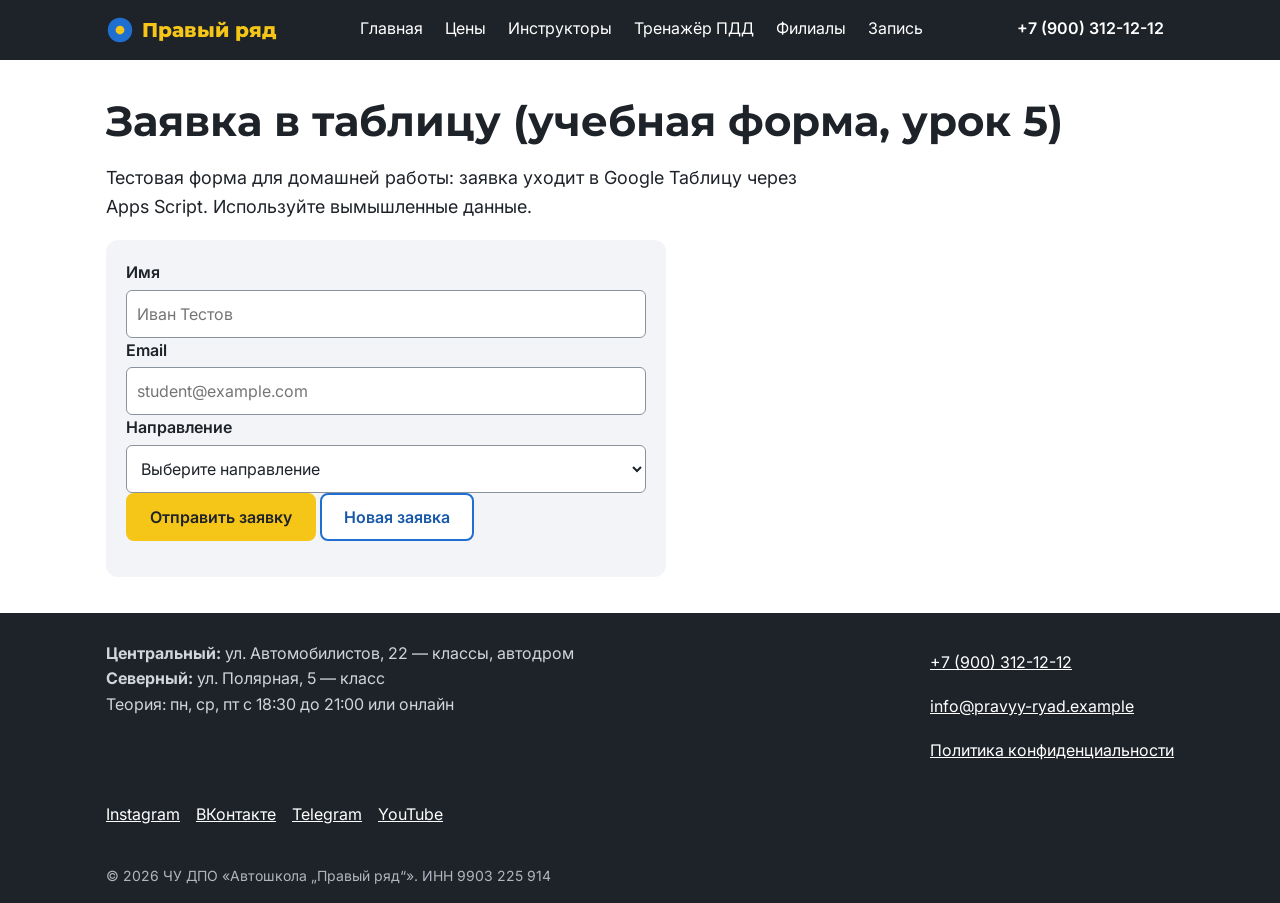
<file: lesson07.html>
<!doctype html>
<html lang="ru">
<head>
<meta charset="utf-8">
<meta name="viewport" content="width=device-width,initial-scale=1">
<title>Заявка (урок 5) — Правый ряд</title>
<meta name="description" content="Оставьте заявку на обучение в автошколе «Правый ряд». Менеджер свяжется с вами. Телефон, Telegram и WhatsApp.">
<meta name="theme-color" content="#1E2329">
<link rel="icon" href="img/favicon.svg" type="image/svg+xml">
<link rel="preconnect" href="https://fonts.googleapis.com">
<link rel="preconnect" href="https://fonts.gstatic.com" crossorigin>
<link href="https://fonts.googleapis.com/css2?family=Inter:wght@400;600&amp;family=Montserrat:wght@700;800&amp;display=swap" rel="stylesheet">
<link rel="stylesheet" href="css/style.css">
<!-- Google tag (gtag.js) -->
<script async src="https://www.googletagmanager.com/gtag/js?id=G-MTKHK71P7G"></script>
<script>window.dataLayer=window.dataLayer||[];function gtag(){dataLayer.push(arguments)}gtag('js',new Date());var dbg=/[?\&]debug=1/.test(location.search);try{if(dbg)sessionStorage.setItem('ga_debug','1');dbg=dbg||sessionStorage.getItem('ga_debug')==='1'}catch(e){}gtag('config','G-MTKHK71P7G',dbg?{debug_mode:true}:{});
gtag('config','G-2JQK10WEM7',dbg?{debug_mode:true}:{});</script>
</head>
<body>
<a class="skip" href="#main">К содержанию</a>
<header class="top">
<div class="wrap bar">
<a class="logo" href="index.html"><img src="img/favicon.svg" width="28" height="28" alt="">Правый ряд</a>
<a class="tel" href="tel:+79003121212" data-event="contact_click" data-contact-type="phone">+7 (900) 312-12-12</a>
<nav aria-label="Основное меню"><a href="index.html">Главная</a><a href="prices.html">Цены</a><a href="instructors.html">Инструкторы</a><a href="pdd-test.html">Тренажёр ПДД</a><a href="branches.html">Филиалы</a><a href="contacts.html">Запись</a></nav>
</div>
</header>
<main id="main">
<section class="wrap sec">
<h1>Заявка в таблицу (учебная форма, урок 5)</h1>
<p class="lead">Тестовая форма для домашней работы: заявка уходит в Google Таблицу через Apps Script. Используйте вымышленные данные.</p>
<div class="box">
<form id="lead-form" action="https://script.google.com/macros/s/AKfycbyUcnqmOSFfy3P8309rUuHBC03DUU-jG45k1ueCup1zF6gtSgwHeM_k15Ae5Fz5H3MEUQ/exec" method="POST" target="submission-frame">
  <label>Имя
    <input name="name" required maxlength="200" autocomplete="off" placeholder="Иван Тестов">
  </label>
  <label>Email
    <input name="email" type="email" required maxlength="200" autocomplete="off" placeholder="student@example.com">
  </label>
  <label>Направление
    <select name="direction" required>
      <option value="">Выберите направление</option>
      <option value="frontend">Frontend</option>
      <option value="backend">Backend</option>
      <option value="data">Data</option>
    </select>
  </label>
  <input type="hidden" name="request_id" id="request_id">
  <input type="hidden" name="utm_source" id="utm_source">
  <input type="hidden" name="utm_medium" id="utm_medium">
  <input type="hidden" name="utm_campaign" id="utm_campaign">
  <button type="submit" class="btn">Отправить заявку</button>
  <button type="reset" class="btn alt">Новая заявка</button>
  <p id="form-status" role="status"></p>
</form>
<iframe name="submission-frame" id="submission-frame" title="Ответ приёмника заявок" hidden></iframe>
</div>
</section>
</main>
<footer class="foot">
<div class="wrap">
<div><b>Центральный:</b> ул. Автомобилистов, 22 — классы, автодром<br><b>Северный:</b> ул. Полярная, 5 — класс<br>Теория: пн, ср, пт с 18:30 до 21:00 или онлайн</div>
<div><a href="tel:+79003121212" data-event="contact_click" data-contact-type="phone">+7 (900) 312-12-12</a><br><a href="mailto:info@pravyy-ryad.example" data-event="contact_click" data-contact-type="email">info@pravyy-ryad.example</a><br><a href="privacy.html">Политика конфиденциальности</a></div>
<div class="soc" aria-label="Соцсети">
<a href="https://instagram.com/pravyy_ryad_school" data-event="social_click" data-network="instagram" data-page-section="footer">Instagram</a>
<a href="https://vk.com/pravyy_ryad_school" data-event="social_click" data-network="vk" data-page-section="footer">ВКонтакте</a>
<a href="https://t.me/pravyy_ryad_school" data-event="social_click" data-network="telegram" data-page-section="footer">Telegram</a>
<a href="https://youtube.com/@pravyy_ryad_school" data-event="social_click" data-network="youtube" data-page-section="footer">YouTube</a>
</div>
<p class="copy">© 2026 ЧУ ДПО «Автошкола „Правый ряд“». ИНН 9903 225 914</p>
</div>
</footer>
<script src="js/lead-form.js" defer></script>
<script src="js/metrics.js" defer></script>
</body>
</html>
</file>
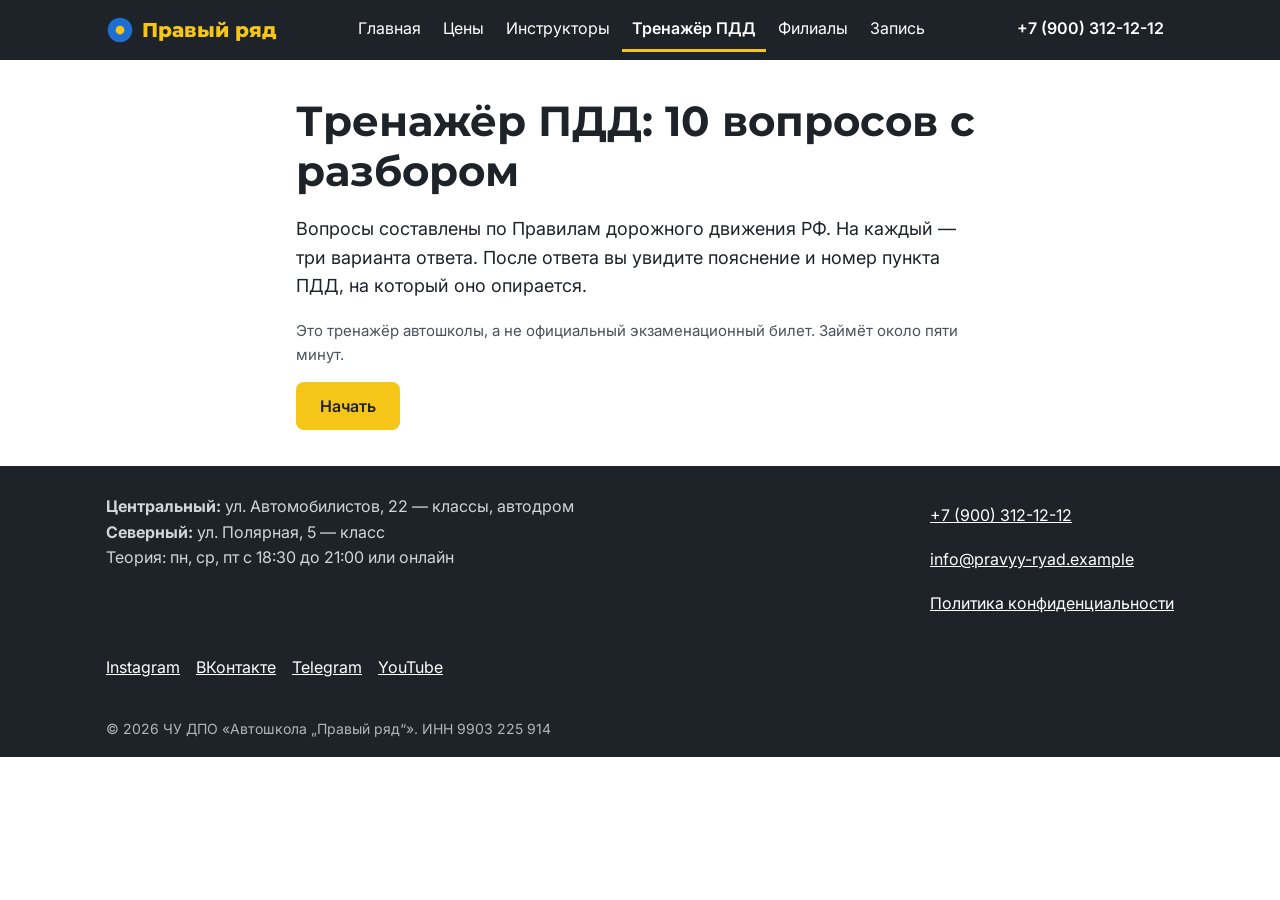
<file: pdd-test.html>
<!doctype html>
<html lang="ru">
<head>
<meta charset="utf-8">
<meta name="viewport" content="width=device-width,initial-scale=1">
<title>Тренажёр ПДД: 10 вопросов с разбором — Правый ряд</title>
<meta name="description" content="Проверьте себя: 10 вопросов по Правилам дорожного движения РФ с пояснением и ссылкой на пункт ПДД.">
<meta property="og:title" content="Тренажёр ПДД: 10 вопросов с разбором — Правый ряд">
<meta property="og:description" content="Проверьте себя: 10 вопросов по Правилам дорожного движения РФ с пояснением и ссылкой на пункт ПДД.">
<meta property="og:image" content="https://tz-03-avtoshkola-pravyy-ryad-nine.vercel.app/img/og.jpg">
<meta property="og:image:width" content="1200">
<meta property="og:image:height" content="630">
<meta property="og:url" content="https://tz-03-avtoshkola-pravyy-ryad-nine.vercel.app/pdd-test.html">
<meta property="og:type" content="website">
<meta property="og:locale" content="ru_RU">
<meta name="theme-color" content="#1E2329">
<link rel="icon" href="img/favicon.svg" type="image/svg+xml">
<link rel="preconnect" href="https://fonts.googleapis.com">
<link rel="preconnect" href="https://fonts.gstatic.com" crossorigin>
<link href="https://fonts.googleapis.com/css2?family=Inter:wght@400;600&amp;family=Montserrat:wght@700;800&amp;display=swap" rel="stylesheet">
<link rel="stylesheet" href="css/style.css">
<!-- Google tag (gtag.js) -->
<script async src="https://www.googletagmanager.com/gtag/js?id=G-MTKHK71P7G"></script>
<script>window.dataLayer=window.dataLayer||[];function gtag(){dataLayer.push(arguments)}gtag('js',new Date());var dbg=/[?\&]debug=1/.test(location.search);try{if(dbg)sessionStorage.setItem('ga_debug','1');dbg=dbg||sessionStorage.getItem('ga_debug')==='1'}catch(e){}gtag('config','G-MTKHK71P7G',dbg?{debug_mode:true}:{});
gtag('config','G-2JQK10WEM7',dbg?{debug_mode:true}:{});</script>
</head>
<body>
<a class="skip" href="#main">К содержанию</a>
<header class="top">
<div class="wrap bar">
<a class="logo" href="index.html"><img src="img/favicon.svg" width="28" height="28" alt="">Правый ряд</a>
<a class="tel" href="tel:+79003121212" data-event="contact_click" data-contact-type="phone">+7 (900) 312-12-12</a>
<nav aria-label="Основное меню"><a href="index.html">Главная</a><a href="prices.html">Цены</a><a href="instructors.html">Инструкторы</a><a href="pdd-test.html" class="on" aria-current="page">Тренажёр ПДД</a><a href="branches.html">Филиалы</a><a href="contacts.html">Запись</a></nav>
</div>
</header>
<main id="main">
<section class="wrap sec quiz">
<h1>Тренажёр ПДД: 10 вопросов с разбором</h1>
<div id="q-intro">
<p class="lead">Вопросы составлены по Правилам дорожного движения РФ. На каждый — три варианта ответа. После ответа вы увидите пояснение и номер пункта ПДД, на который оно опирается.</p>
<p class="note">Это тренажёр автошколы, а не официальный экзаменационный билет. Займёт около пяти минут.</p>
<button type="button" class="btn" id="q-start" data-event="pdd_test_start" data-page-section="pdd_page">Начать</button>
<noscript><p>Для тренажёра нужен JavaScript. Включите его в браузере или запишитесь на занятие по телефону +7 (900) 312-12-12.</p></noscript>
</div>

<div id="q-box" hidden>
<p class="note" id="q-num" aria-live="polite">Вопрос 1 из 10</p>
<div class="q-progress" aria-hidden="true"><span id="q-bar"></span></div>
<h2 id="q-text" tabindex="-1"></h2>
<ul class="q-opts" id="q-opts"></ul>
<div class="q-explain" id="q-explain" hidden aria-live="polite"></div>
<p class="actions"><button type="button" class="btn" id="q-next" hidden>Следующий вопрос</button></p>
</div>

<div id="q-result" hidden>
<h2 tabindex="-1" id="q-result-h">Результат</h2>
<p class="q-score"><span id="q-score">0</span> из 10</p>
<p id="q-verdict" class="lead"></p>
<p>На занятиях по теории разбираем все темы билетов: пн, ср, пт с 18:30 до 21:00 в классе или онлайн. Студентам — скидка 15&nbsp;% до 30 ноября.</p>
<p class="actions">
<a class="btn" href="contacts.html" data-event="cta_click" data-button-name="pdd_result_signup" data-page-section="pdd_result">Записаться на обучение</a>
<button type="button" class="btn alt" id="q-again" data-event="pdd_test_start" data-page-section="pdd_retry">Пройти ещё раз</button>
</p>
</div>
</section>
</main>
<footer class="foot">
<div class="wrap">
<div><b>Центральный:</b> ул. Автомобилистов, 22 — классы, автодром<br><b>Северный:</b> ул. Полярная, 5 — класс<br>Теория: пн, ср, пт с 18:30 до 21:00 или онлайн</div>
<div><a href="tel:+79003121212" data-event="contact_click" data-contact-type="phone">+7 (900) 312-12-12</a><br><a href="mailto:info@pravyy-ryad.example" data-event="contact_click" data-contact-type="email">info@pravyy-ryad.example</a><br><a href="privacy.html">Политика конфиденциальности</a></div>
<div class="soc" aria-label="Соцсети">
<a href="https://instagram.com/pravyy_ryad_school" data-event="social_click" data-network="instagram" data-page-section="footer">Instagram</a>
<a href="https://vk.com/pravyy_ryad_school" data-event="social_click" data-network="vk" data-page-section="footer">ВКонтакте</a>
<a href="https://t.me/pravyy_ryad_school" data-event="social_click" data-network="telegram" data-page-section="footer">Telegram</a>
<a href="https://youtube.com/@pravyy_ryad_school" data-event="social_click" data-network="youtube" data-page-section="footer">YouTube</a>
</div>
<p class="copy">© 2026 ЧУ ДПО «Автошкола „Правый ряд“». ИНН 9903 225 914</p>
</div>
</footer>
<script src="js/analytics.js"></script>
<script src="js/utm.js"></script>
<script src="js/pdd.js"></script>
<script src="js/metrics.js" defer></script>
</body>
</html>
</file>
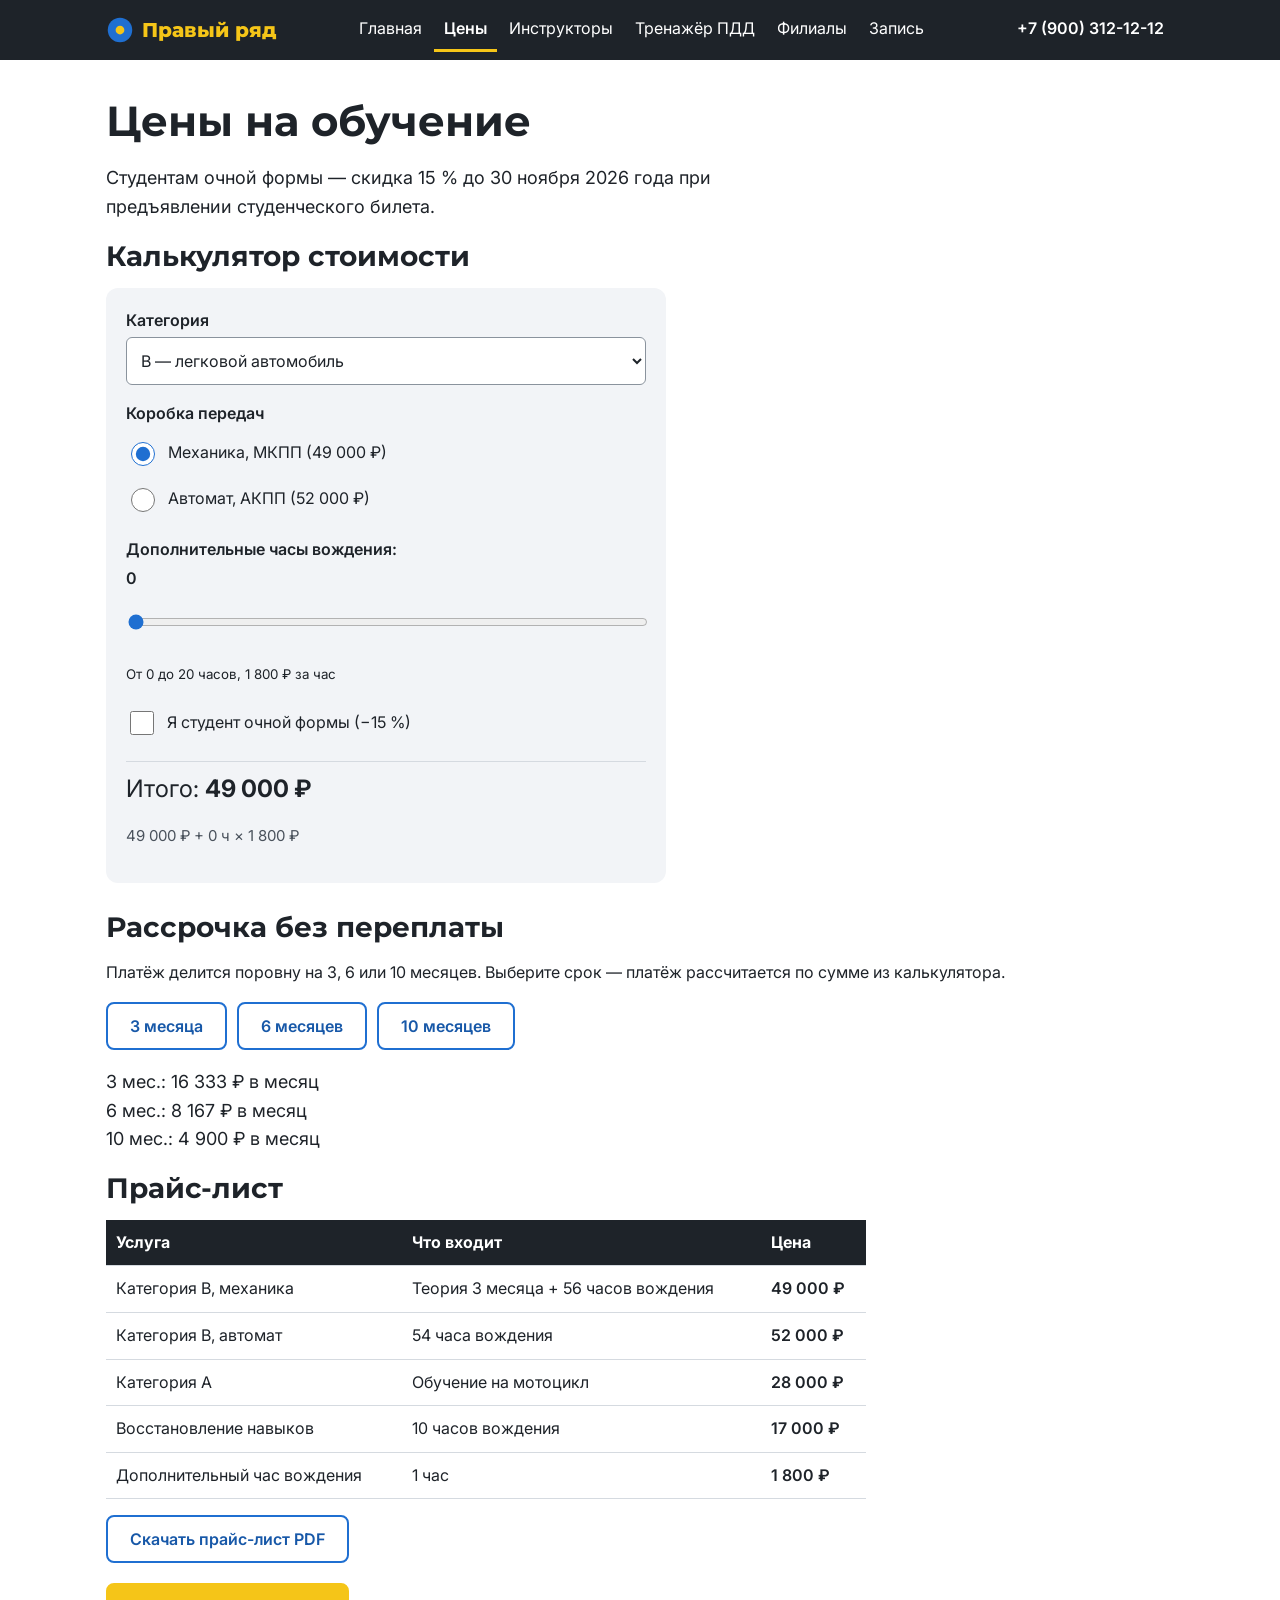
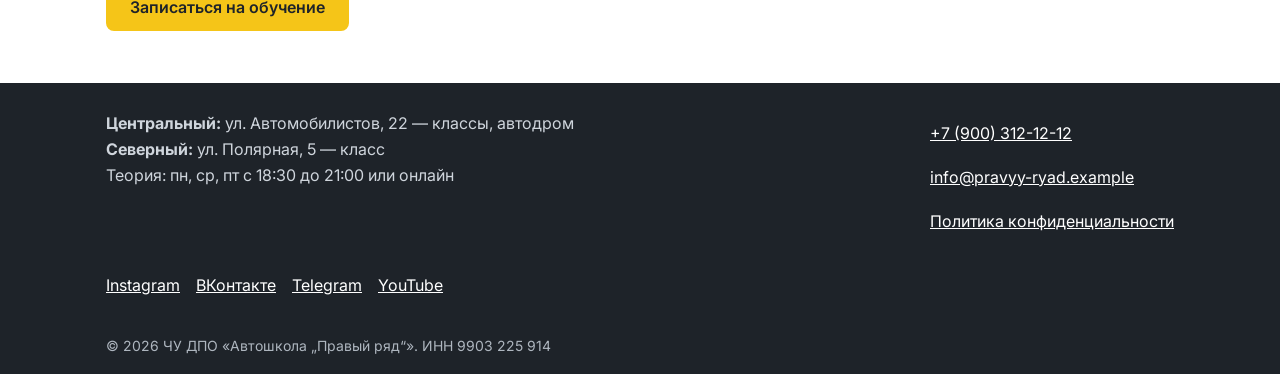
<file: prices.html>
<!doctype html>
<html lang="ru">
<head>
<meta charset="utf-8">
<meta name="viewport" content="width=device-width,initial-scale=1">
<title>Цены и калькулятор стоимости — Правый ряд</title>
<meta name="description" content="Рассчитайте стоимость обучения на категорию A или B и ежемесячный платёж в рассрочку на 3, 6 или 10 месяцев.">
<meta property="og:title" content="Цены и калькулятор стоимости — Правый ряд">
<meta property="og:description" content="Рассчитайте стоимость обучения на категорию A или B и ежемесячный платёж в рассрочку на 3, 6 или 10 месяцев.">
<meta property="og:image" content="https://tz-03-avtoshkola-pravyy-ryad-nine.vercel.app/img/og.jpg">
<meta property="og:image:width" content="1200">
<meta property="og:image:height" content="630">
<meta property="og:url" content="https://tz-03-avtoshkola-pravyy-ryad-nine.vercel.app/prices.html">
<meta property="og:type" content="website">
<meta property="og:locale" content="ru_RU">
<meta name="theme-color" content="#1E2329">
<link rel="icon" href="img/favicon.svg" type="image/svg+xml">
<link rel="preconnect" href="https://fonts.googleapis.com">
<link rel="preconnect" href="https://fonts.gstatic.com" crossorigin>
<link href="https://fonts.googleapis.com/css2?family=Inter:wght@400;600&amp;family=Montserrat:wght@700;800&amp;display=swap" rel="stylesheet">
<link rel="stylesheet" href="css/style.css">
<!-- Google tag (gtag.js) -->
<script async src="https://www.googletagmanager.com/gtag/js?id=G-MTKHK71P7G"></script>
<script>window.dataLayer=window.dataLayer||[];function gtag(){dataLayer.push(arguments)}gtag('js',new Date());var dbg=/[?\&]debug=1/.test(location.search);try{if(dbg)sessionStorage.setItem('ga_debug','1');dbg=dbg||sessionStorage.getItem('ga_debug')==='1'}catch(e){}gtag('config','G-MTKHK71P7G',dbg?{debug_mode:true}:{});
gtag('config','G-2JQK10WEM7',dbg?{debug_mode:true}:{});</script>
</head>
<body>
<a class="skip" href="#main">К содержанию</a>
<header class="top">
<div class="wrap bar">
<a class="logo" href="index.html"><img src="img/favicon.svg" width="28" height="28" alt="">Правый ряд</a>
<a class="tel" href="tel:+79003121212" data-event="contact_click" data-contact-type="phone">+7 (900) 312-12-12</a>
<nav aria-label="Основное меню"><a href="index.html">Главная</a><a href="prices.html" class="on" aria-current="page">Цены</a><a href="instructors.html">Инструкторы</a><a href="pdd-test.html">Тренажёр ПДД</a><a href="branches.html">Филиалы</a><a href="contacts.html">Запись</a></nav>
</div>
</header>
<main id="main">
<section class="wrap sec">
<h1>Цены на обучение</h1>
<p class="lead">Студентам очной формы — скидка 15&nbsp;% до 30 ноября 2026 года при предъявлении студенческого билета.</p>

<section id="auto" class="calc-wrap" aria-labelledby="calc-h">
<h2 id="calc-h">Калькулятор стоимости</h2>
<form id="calc" class="box" onsubmit="return false">
<label for="c-cat">Категория
<select id="c-cat">
<option value="b">B — легковой автомобиль</option>
<option value="a">A — мотоцикл (28 000&nbsp;₽)</option>
<option value="refresh">Восстановление навыков, 10 часов (17 000&nbsp;₽)</option>
</select></label>
<fieldset id="c-gear-box" class="radios">
<legend>Коробка передач</legend>
<label class="chk"><input type="radio" name="gear" value="manual" checked> Механика, МКПП (49 000&nbsp;₽)</label>
<label class="chk"><input type="radio" name="gear" value="auto"> Автомат, АКПП (52 000&nbsp;₽)</label>
</fieldset>
<label for="c-hours">Дополнительные часы вождения: <output id="c-hours-out">0</output>
<input id="c-hours" type="range" min="0" max="20" step="1" value="0" aria-describedby="c-hours-note"></label>
<small id="c-hours-note">От 0 до 20 часов, 1 800&nbsp;₽ за час</small>
<label class="chk"><input id="c-stud" type="checkbox"> Я студент очной формы (−15&nbsp;%)</label>
<div class="sum" aria-live="polite">
<p class="total">Итого: <b id="c-total">—</b></p>
<p id="c-detail" class="note"></p>
</div>
</form>
</section>

<section aria-labelledby="inst-h">
<h2 id="inst-h">Рассрочка без переплаты</h2>
<p>Платёж делится поровну на 3, 6 или 10 месяцев. Выберите срок — платёж рассчитается по сумме из калькулятора.</p>
<div class="inst-btns" role="group" aria-label="Срок рассрочки">
<button type="button" class="btn alt" data-m="3" aria-pressed="false">3 месяца</button>
<button type="button" class="btn alt" data-m="6" aria-pressed="false">6 месяцев</button>
<button type="button" class="btn alt" data-m="10" aria-pressed="false">10 месяцев</button>
</div>
<p id="c-inst" class="inst" aria-live="polite"></p>
</section>

<section aria-labelledby="pl-h">
<h2 id="pl-h">Прайс-лист</h2>
<table class="tbl">
<thead><tr><th scope="col">Услуга</th><th scope="col">Что входит</th><th scope="col">Цена</th></tr></thead>
<tbody>
<tr><td>Категория B, механика</td><td>Теория 3 месяца + 56 часов вождения</td><td>49 000&nbsp;₽</td></tr>
<tr><td>Категория B, автомат</td><td>54 часа вождения</td><td>52 000&nbsp;₽</td></tr>
<tr><td>Категория A</td><td>Обучение на мотоцикл</td><td>28 000&nbsp;₽</td></tr>
<tr><td>Восстановление навыков</td><td>10 часов вождения</td><td>17 000&nbsp;₽</td></tr>
<tr><td>Дополнительный час вождения</td><td>1 час</td><td>1 800&nbsp;₽</td></tr>
</tbody>
</table>
<p><a class="btn alt" href="files/price.pdf" download>Скачать прайс-лист PDF</a></p>
<p class="actions"><a class="btn" href="contacts.html" data-event="cta_click" data-button-name="prices_signup" data-page-section="price_list">Записаться на обучение</a></p>
</section>
</section>
</main>
<footer class="foot">
<div class="wrap">
<div><b>Центральный:</b> ул. Автомобилистов, 22 — классы, автодром<br><b>Северный:</b> ул. Полярная, 5 — класс<br>Теория: пн, ср, пт с 18:30 до 21:00 или онлайн</div>
<div><a href="tel:+79003121212" data-event="contact_click" data-contact-type="phone">+7 (900) 312-12-12</a><br><a href="mailto:info@pravyy-ryad.example" data-event="contact_click" data-contact-type="email">info@pravyy-ryad.example</a><br><a href="privacy.html">Политика конфиденциальности</a></div>
<div class="soc" aria-label="Соцсети">
<a href="https://instagram.com/pravyy_ryad_school" data-event="social_click" data-network="instagram" data-page-section="footer">Instagram</a>
<a href="https://vk.com/pravyy_ryad_school" data-event="social_click" data-network="vk" data-page-section="footer">ВКонтакте</a>
<a href="https://t.me/pravyy_ryad_school" data-event="social_click" data-network="telegram" data-page-section="footer">Telegram</a>
<a href="https://youtube.com/@pravyy_ryad_school" data-event="social_click" data-network="youtube" data-page-section="footer">YouTube</a>
</div>
<p class="copy">© 2026 ЧУ ДПО «Автошкола „Правый ряд“». ИНН 9903 225 914</p>
</div>
</footer>
<script src="js/analytics.js"></script>
<script src="js/utm.js"></script>
<script src="js/calc.js"></script>
<script src="js/metrics.js" defer></script>
</body>
</html>
</file>
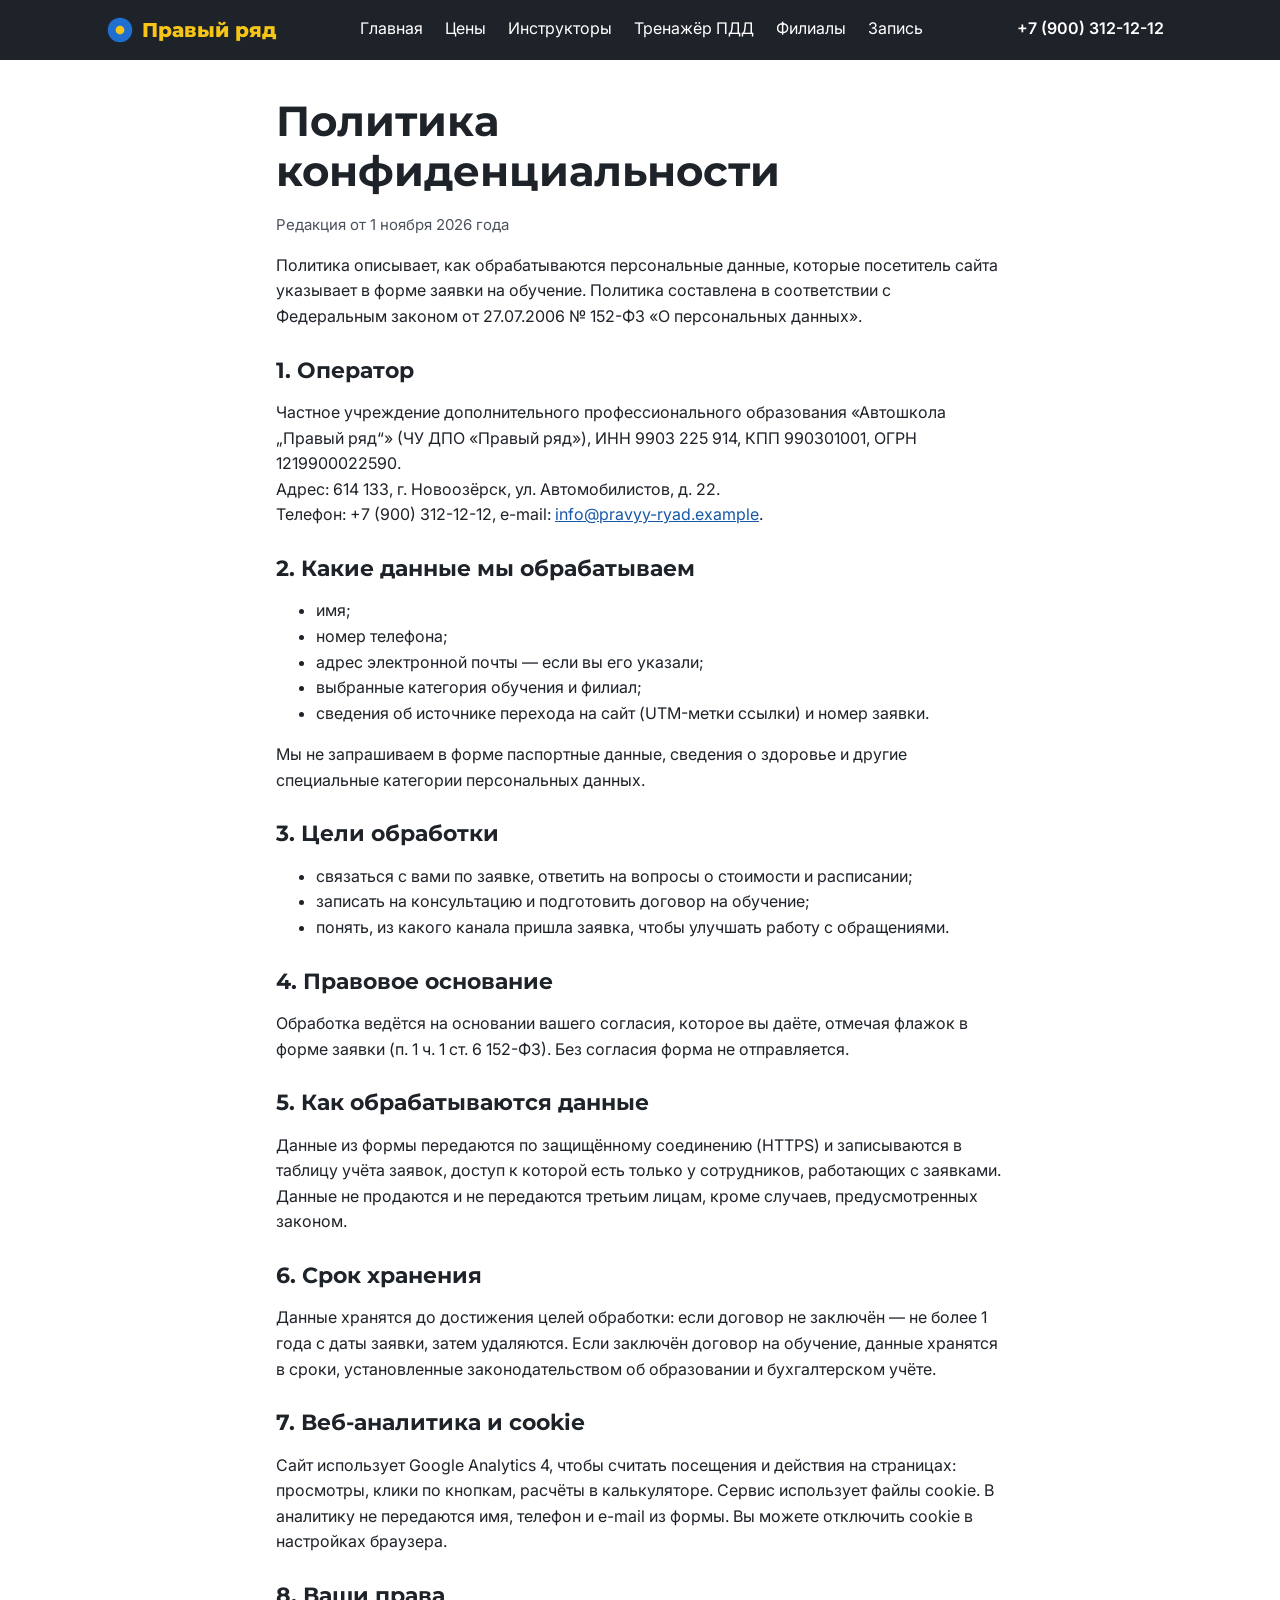
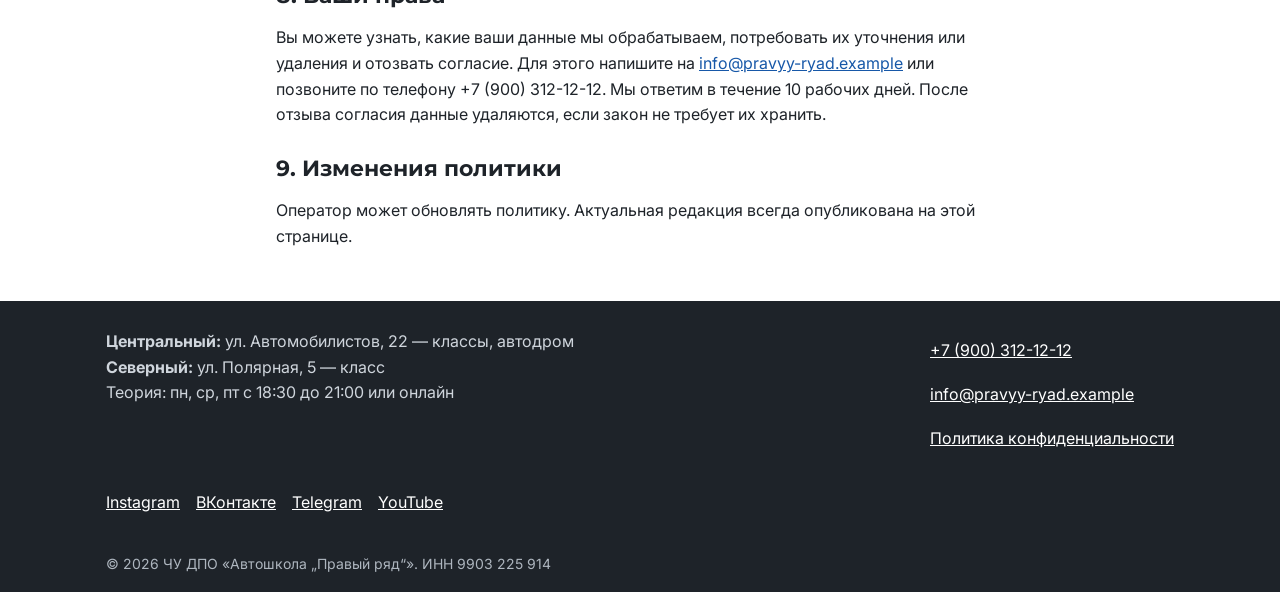
<file: privacy.html>
<!doctype html>
<html lang="ru">
<head>
<meta charset="utf-8">
<meta name="viewport" content="width=device-width,initial-scale=1">
<title>Политика конфиденциальности — Правый ряд</title>
<meta name="description" content="Как автошкола «Правый ряд» обрабатывает персональные данные из формы заявки в соответствии с 152-ФЗ.">
<meta property="og:title" content="Политика конфиденциальности — Правый ряд">
<meta property="og:description" content="Как автошкола «Правый ряд» обрабатывает персональные данные из формы заявки в соответствии с 152-ФЗ.">
<meta property="og:image" content="https://tz-03-avtoshkola-pravyy-ryad-nine.vercel.app/img/og.jpg">
<meta property="og:image:width" content="1200">
<meta property="og:image:height" content="630">
<meta property="og:url" content="https://tz-03-avtoshkola-pravyy-ryad-nine.vercel.app/privacy.html">
<meta property="og:type" content="website">
<meta property="og:locale" content="ru_RU">
<meta name="theme-color" content="#1E2329">
<link rel="icon" href="img/favicon.svg" type="image/svg+xml">
<link rel="preconnect" href="https://fonts.googleapis.com">
<link rel="preconnect" href="https://fonts.gstatic.com" crossorigin>
<link href="https://fonts.googleapis.com/css2?family=Inter:wght@400;600&amp;family=Montserrat:wght@700;800&amp;display=swap" rel="stylesheet">
<link rel="stylesheet" href="css/style.css">
<!-- Google tag (gtag.js) -->
<script async src="https://www.googletagmanager.com/gtag/js?id=G-MTKHK71P7G"></script>
<script>window.dataLayer=window.dataLayer||[];function gtag(){dataLayer.push(arguments)}gtag('js',new Date());var dbg=/[?\&]debug=1/.test(location.search);try{if(dbg)sessionStorage.setItem('ga_debug','1');dbg=dbg||sessionStorage.getItem('ga_debug')==='1'}catch(e){}gtag('config','G-MTKHK71P7G',dbg?{debug_mode:true}:{});
gtag('config','G-2JQK10WEM7',dbg?{debug_mode:true}:{});</script>
</head>
<body>
<a class="skip" href="#main">К содержанию</a>
<header class="top">
<div class="wrap bar">
<a class="logo" href="index.html"><img src="img/favicon.svg" width="28" height="28" alt="">Правый ряд</a>
<a class="tel" href="tel:+79003121212" data-event="contact_click" data-contact-type="phone">+7 (900) 312-12-12</a>
<nav aria-label="Основное меню"><a href="index.html">Главная</a><a href="prices.html">Цены</a><a href="instructors.html">Инструкторы</a><a href="pdd-test.html">Тренажёр ПДД</a><a href="branches.html">Филиалы</a><a href="contacts.html">Запись</a></nav>
</div>
</header>
<main id="main">
<article class="wrap sec doc">
<h1>Политика конфиденциальности</h1>
<p class="note">Редакция от 1 ноября 2026 года</p>
<p>Политика описывает, как обрабатываются персональные данные, которые посетитель сайта указывает в форме заявки на обучение. Политика составлена в соответствии с Федеральным законом от 27.07.2006 № 152-ФЗ «О персональных данных».</p>

<h2>1. Оператор</h2>
<p>Частное учреждение дополнительного профессионального образования «Автошкола „Правый ряд“» (ЧУ ДПО «Правый ряд»), ИНН 9903 225 914, КПП 990301001, ОГРН 1219900022590.<br>
Адрес: 614 133, г. Новоозёрск, ул. Автомобилистов, д. 22.<br>
Телефон: +7 (900) 312-12-12, e-mail: <a href="mailto:info@pravyy-ryad.example">info@pravyy-ryad.example</a>.</p>

<h2>2. Какие данные мы обрабатываем</h2>
<ul>
<li>имя;</li>
<li>номер телефона;</li>
<li>адрес электронной почты — если вы его указали;</li>
<li>выбранные категория обучения и филиал;</li>
<li>сведения об источнике перехода на сайт (UTM-метки ссылки) и номер заявки.</li>
</ul>
<p>Мы не запрашиваем в форме паспортные данные, сведения о здоровье и другие специальные категории персональных данных.</p>

<h2>3. Цели обработки</h2>
<ul>
<li>связаться с вами по заявке, ответить на вопросы о стоимости и расписании;</li>
<li>записать на консультацию и подготовить договор на обучение;</li>
<li>понять, из какого канала пришла заявка, чтобы улучшать работу с обращениями.</li>
</ul>

<h2>4. Правовое основание</h2>
<p>Обработка ведётся на основании вашего согласия, которое вы даёте, отмечая флажок в форме заявки (п. 1 ч. 1 ст. 6 152-ФЗ). Без согласия форма не отправляется.</p>

<h2>5. Как обрабатываются данные</h2>
<p>Данные из формы передаются по защищённому соединению (HTTPS) и записываются в таблицу учёта заявок, доступ к которой есть только у сотрудников, работающих с заявками. Данные не продаются и не передаются третьим лицам, кроме случаев, предусмотренных законом.</p>

<h2>6. Срок хранения</h2>
<p>Данные хранятся до достижения целей обработки: если договор не заключён — не более 1 года с даты заявки, затем удаляются. Если заключён договор на обучение, данные хранятся в сроки, установленные законодательством об образовании и бухгалтерском учёте.</p>

<h2>7. Веб-аналитика и cookie</h2>
<p>Сайт использует Google Analytics 4, чтобы считать посещения и действия на страницах: просмотры, клики по кнопкам, расчёты в калькуляторе. Сервис использует файлы cookie. В аналитику не передаются имя, телефон и e-mail из формы. Вы можете отключить cookie в настройках браузера.</p>

<h2>8. Ваши права</h2>
<p>Вы можете узнать, какие ваши данные мы обрабатываем, потребовать их уточнения или удаления и отозвать согласие. Для этого напишите на <a href="mailto:info@pravyy-ryad.example">info@pravyy-ryad.example</a> или позвоните по телефону +7 (900) 312-12-12. Мы ответим в течение 10 рабочих дней. После отзыва согласия данные удаляются, если закон не требует их хранить.</p>

<h2>9. Изменения политики</h2>
<p>Оператор может обновлять политику. Актуальная редакция всегда опубликована на этой странице.</p>
</article>
</main>
<footer class="foot">
<div class="wrap">
<div><b>Центральный:</b> ул. Автомобилистов, 22 — классы, автодром<br><b>Северный:</b> ул. Полярная, 5 — класс<br>Теория: пн, ср, пт с 18:30 до 21:00 или онлайн</div>
<div><a href="tel:+79003121212" data-event="contact_click" data-contact-type="phone">+7 (900) 312-12-12</a><br><a href="mailto:info@pravyy-ryad.example" data-event="contact_click" data-contact-type="email">info@pravyy-ryad.example</a><br><a href="privacy.html">Политика конфиденциальности</a></div>
<div class="soc" aria-label="Соцсети">
<a href="https://instagram.com/pravyy_ryad_school" data-event="social_click" data-network="instagram" data-page-section="footer">Instagram</a>
<a href="https://vk.com/pravyy_ryad_school" data-event="social_click" data-network="vk" data-page-section="footer">ВКонтакте</a>
<a href="https://t.me/pravyy_ryad_school" data-event="social_click" data-network="telegram" data-page-section="footer">Telegram</a>
<a href="https://youtube.com/@pravyy_ryad_school" data-event="social_click" data-network="youtube" data-page-section="footer">YouTube</a>
</div>
<p class="copy">© 2026 ЧУ ДПО «Автошкола „Правый ряд“». ИНН 9903 225 914</p>
</div>
</footer>
<script src="js/analytics.js"></script>
<script src="js/utm.js"></script>
<script src="js/metrics.js" defer></script>
</body>
</html>
</file>
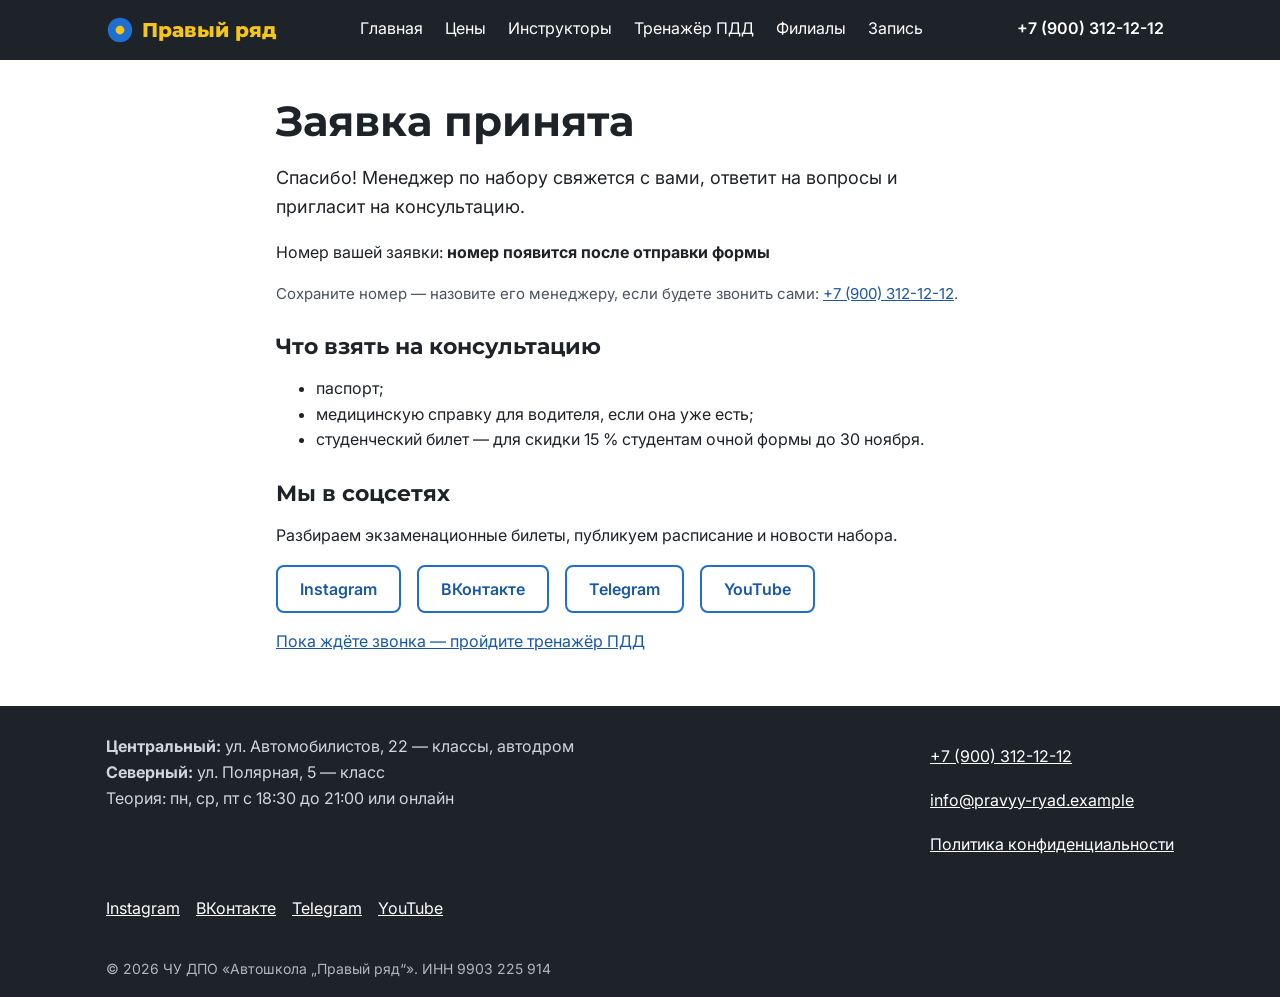
<file: thanks.html>
<!doctype html>
<html lang="ru">
<head>
<meta charset="utf-8">
<meta name="viewport" content="width=device-width,initial-scale=1">
<title>Заявка принята — Правый ряд</title>
<meta name="description" content="Заявка отправлена. Менеджер автошколы «Правый ряд» свяжется с вами и пригласит на консультацию.">
<meta property="og:title" content="Заявка принята — Правый ряд">
<meta property="og:description" content="Заявка отправлена. Менеджер автошколы «Правый ряд» свяжется с вами и пригласит на консультацию.">
<meta property="og:image" content="https://tz-03-avtoshkola-pravyy-ryad-nine.vercel.app/img/og.jpg">
<meta property="og:image:width" content="1200">
<meta property="og:image:height" content="630">
<meta property="og:url" content="https://tz-03-avtoshkola-pravyy-ryad-nine.vercel.app/thanks.html">
<meta property="og:type" content="website">
<meta property="og:locale" content="ru_RU">
<meta name="theme-color" content="#1E2329">
<link rel="icon" href="img/favicon.svg" type="image/svg+xml">
<link rel="preconnect" href="https://fonts.googleapis.com">
<link rel="preconnect" href="https://fonts.gstatic.com" crossorigin>
<link href="https://fonts.googleapis.com/css2?family=Inter:wght@400;600&amp;family=Montserrat:wght@700;800&amp;display=swap" rel="stylesheet">
<link rel="stylesheet" href="css/style.css">
<!-- Google tag (gtag.js) -->
<script async src="https://www.googletagmanager.com/gtag/js?id=G-MTKHK71P7G"></script>
<script>window.dataLayer=window.dataLayer||[];function gtag(){dataLayer.push(arguments)}gtag('js',new Date());var dbg=/[?\&]debug=1/.test(location.search);try{if(dbg)sessionStorage.setItem('ga_debug','1');dbg=dbg||sessionStorage.getItem('ga_debug')==='1'}catch(e){}gtag('config','G-MTKHK71P7G',dbg?{debug_mode:true}:{});
gtag('config','G-2JQK10WEM7',dbg?{debug_mode:true}:{});</script>
</head>
<body>
<a class="skip" href="#main">К содержанию</a>
<header class="top">
<div class="wrap bar">
<a class="logo" href="index.html"><img src="img/favicon.svg" width="28" height="28" alt="">Правый ряд</a>
<a class="tel" href="tel:+79003121212" data-event="contact_click" data-contact-type="phone">+7 (900) 312-12-12</a>
<nav aria-label="Основное меню"><a href="index.html">Главная</a><a href="prices.html">Цены</a><a href="instructors.html">Инструкторы</a><a href="pdd-test.html">Тренажёр ПДД</a><a href="branches.html">Филиалы</a><a href="contacts.html">Запись</a></nav>
</div>
</header>
<main id="main">
<section class="wrap sec doc">
<h1>Заявка принята</h1>
<p class="lead">Спасибо! Менеджер по набору свяжется с вами, ответит на вопросы и пригласит на консультацию.</p>
<p>Номер вашей заявки: <b id="rid">—</b></p>
<p class="note">Сохраните номер — назовите его менеджеру, если будете звонить сами: <a href="tel:+79003121212" data-event="contact_click" data-contact-type="phone">+7 (900) 312-12-12</a>.</p>

<h2>Что взять на консультацию</h2>
<ul>
<li>паспорт;</li>
<li>медицинскую справку для водителя, если она уже есть;</li>
<li>студенческий билет — для скидки 15&nbsp;% студентам очной формы до 30 ноября.</li>
</ul>

<h2>Мы в соцсетях</h2>
<p>Разбираем экзаменационные билеты, публикуем расписание и новости набора.</p>
<p class="soc">
<a class="btn alt" href="https://instagram.com/pravyy_ryad_school" data-event="social_click" data-network="instagram" data-page-section="thanks">Instagram</a>
<a class="btn alt" href="https://vk.com/pravyy_ryad_school" data-event="social_click" data-network="vk" data-page-section="thanks">ВКонтакте</a>
<a class="btn alt" href="https://t.me/pravyy_ryad_school" data-event="social_click" data-network="telegram" data-page-section="thanks">Telegram</a>
<a class="btn alt" href="https://youtube.com/@pravyy_ryad_school" data-event="social_click" data-network="youtube" data-page-section="thanks">YouTube</a>
</p>
<p><a href="pdd-test.html">Пока ждёте звонка — пройдите тренажёр ПДД</a></p>
</section>
</main>
<footer class="foot">
<div class="wrap">
<div><b>Центральный:</b> ул. Автомобилистов, 22 — классы, автодром<br><b>Северный:</b> ул. Полярная, 5 — класс<br>Теория: пн, ср, пт с 18:30 до 21:00 или онлайн</div>
<div><a href="tel:+79003121212" data-event="contact_click" data-contact-type="phone">+7 (900) 312-12-12</a><br><a href="mailto:info@pravyy-ryad.example" data-event="contact_click" data-contact-type="email">info@pravyy-ryad.example</a><br><a href="privacy.html">Политика конфиденциальности</a></div>
<div class="soc" aria-label="Соцсети">
<a href="https://instagram.com/pravyy_ryad_school" data-event="social_click" data-network="instagram" data-page-section="footer">Instagram</a>
<a href="https://vk.com/pravyy_ryad_school" data-event="social_click" data-network="vk" data-page-section="footer">ВКонтакте</a>
<a href="https://t.me/pravyy_ryad_school" data-event="social_click" data-network="telegram" data-page-section="footer">Telegram</a>
<a href="https://youtube.com/@pravyy_ryad_school" data-event="social_click" data-network="youtube" data-page-section="footer">YouTube</a>
</div>
<p class="copy">© 2026 ЧУ ДПО «Автошкола „Правый ряд“». ИНН 9903 225 914</p>
</div>
</footer>
<script src="js/analytics.js"></script>
<script src="js/utm.js"></script>
<script src="js/thanks.js"></script>
<script src="js/metrics.js" defer></script>
</body>
</html>
</file>
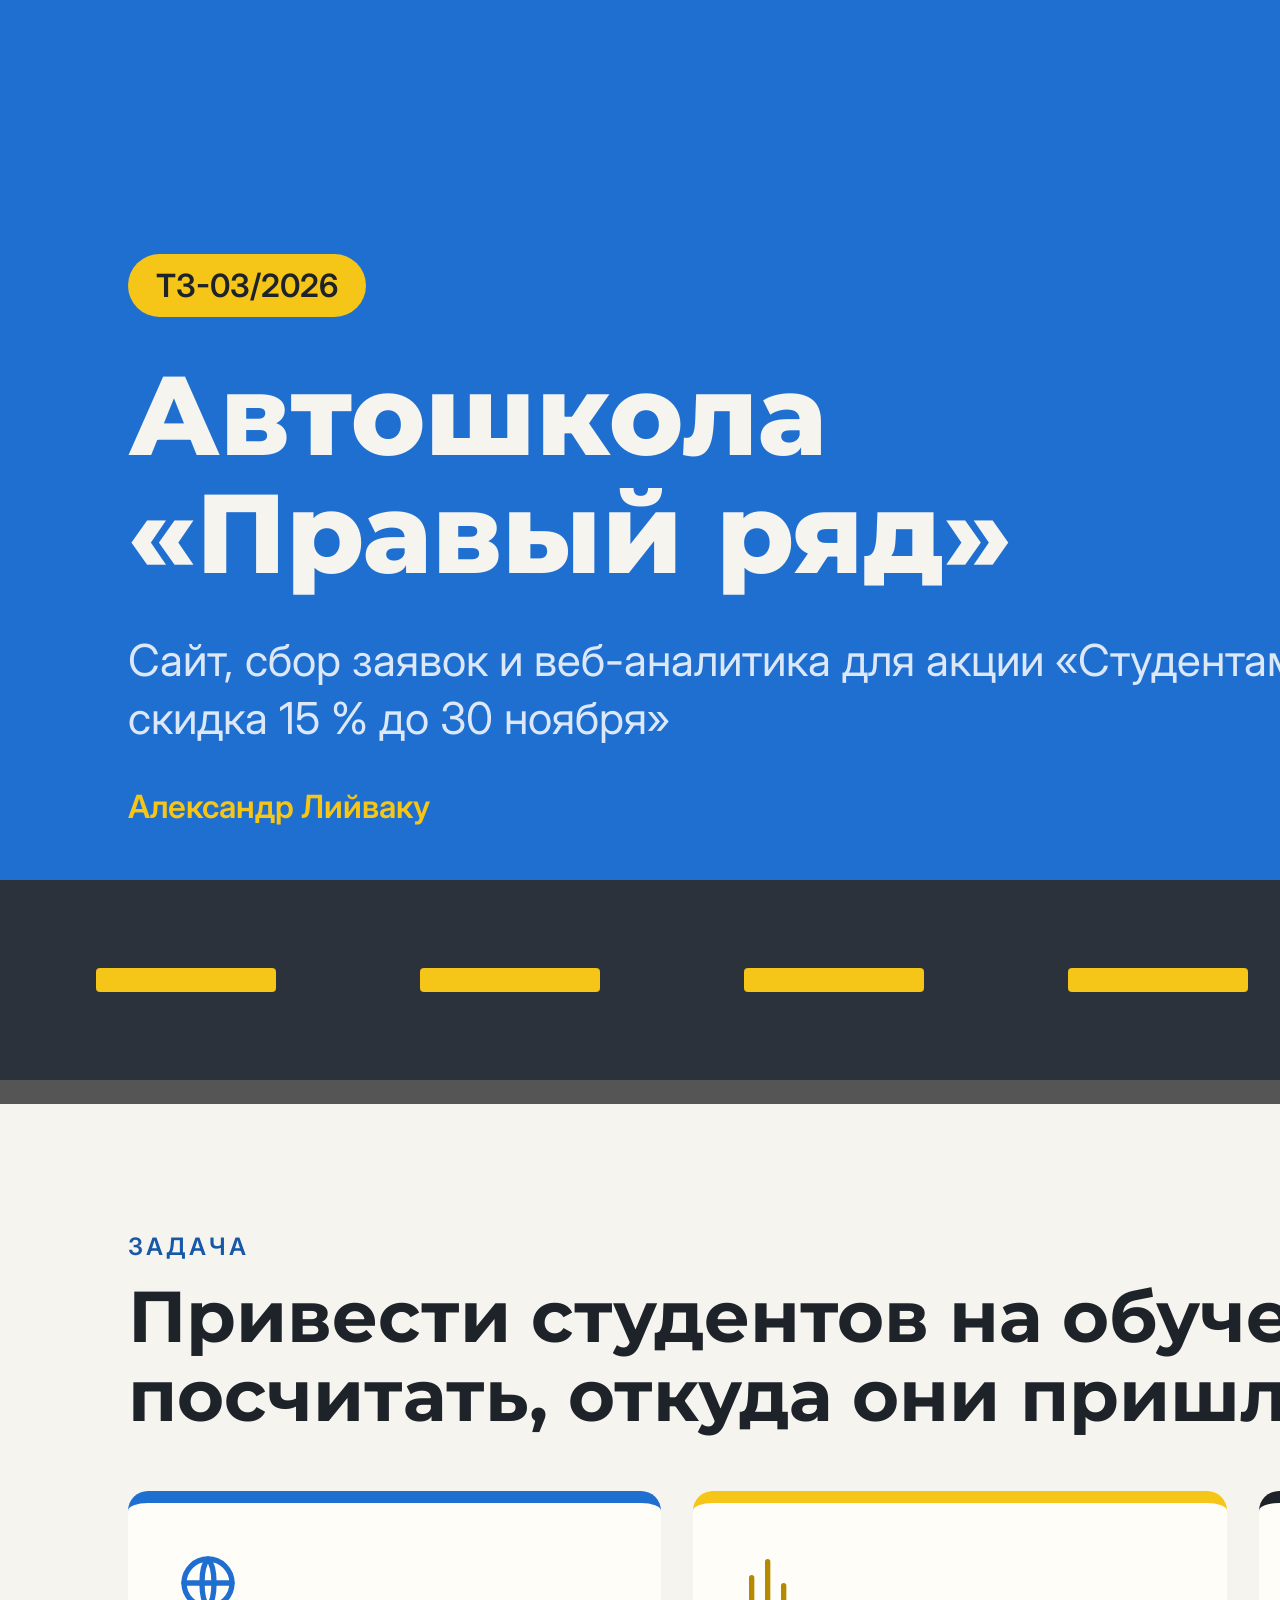
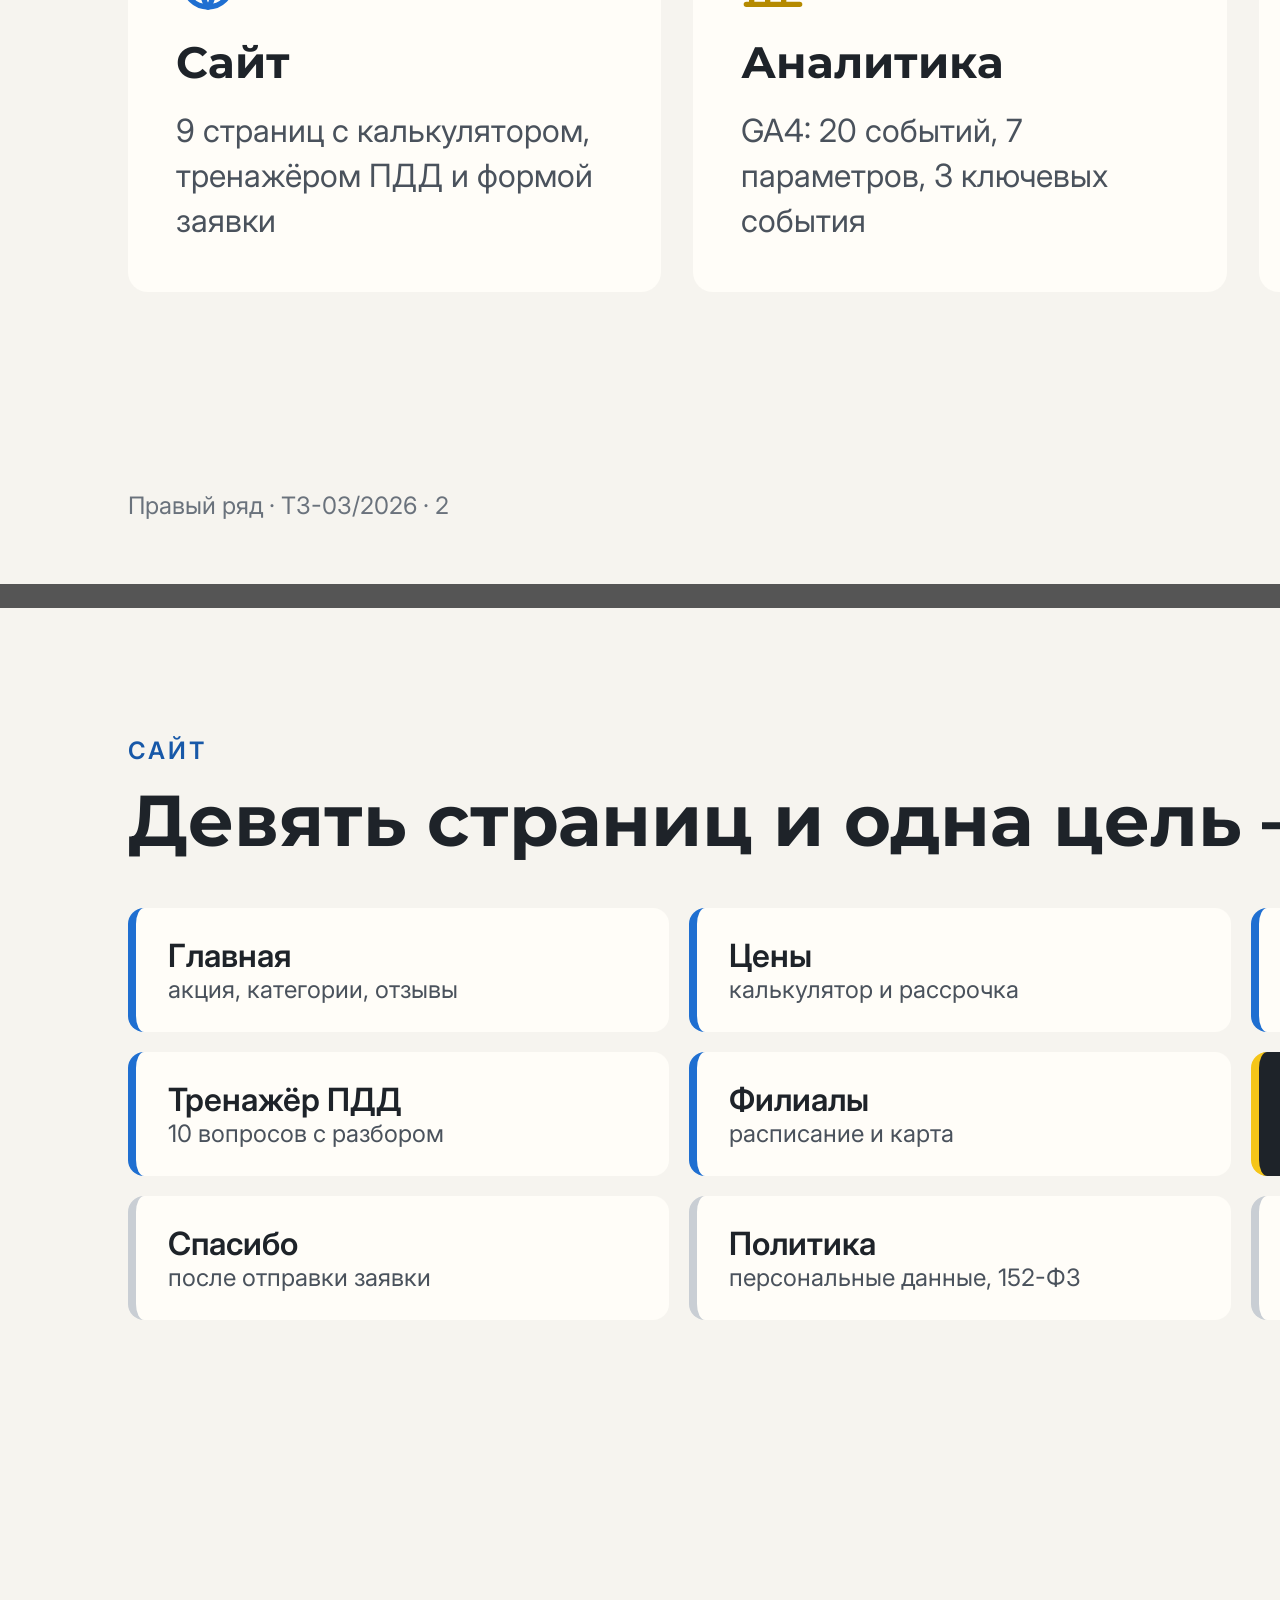
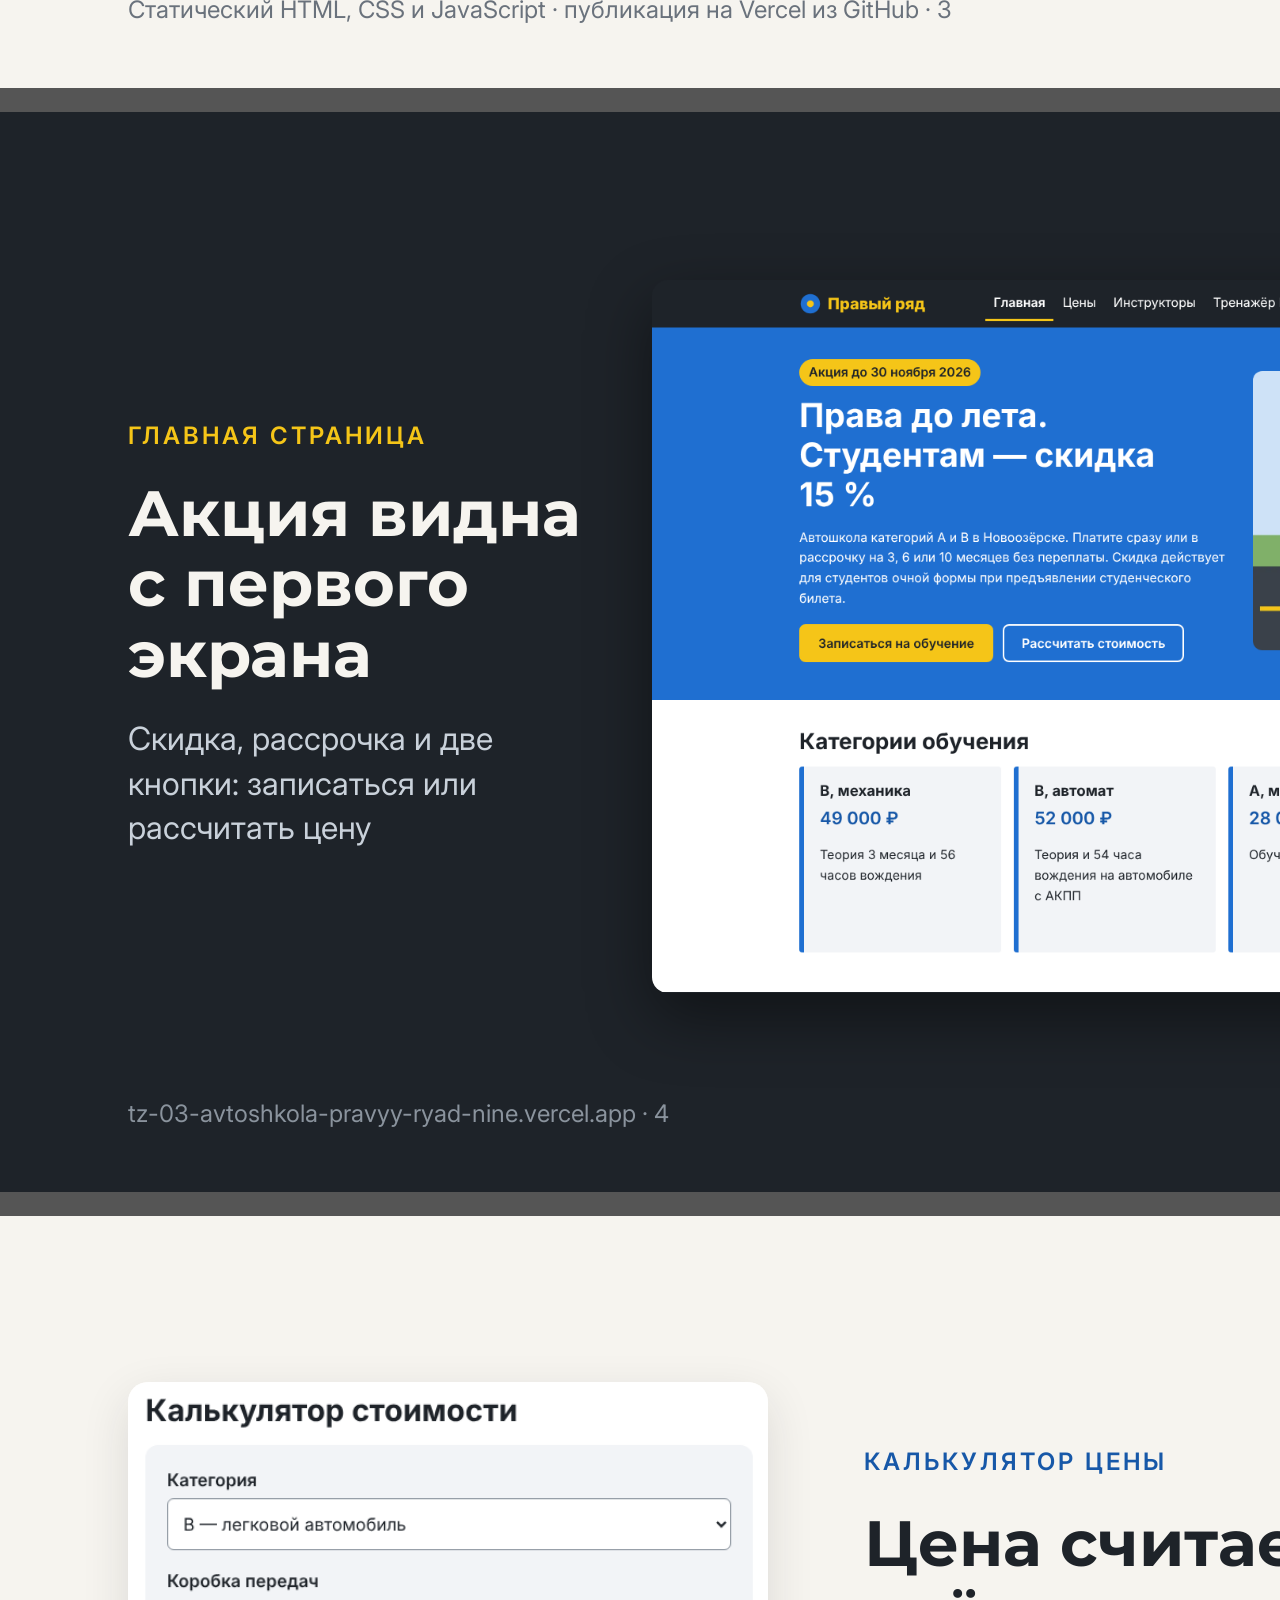
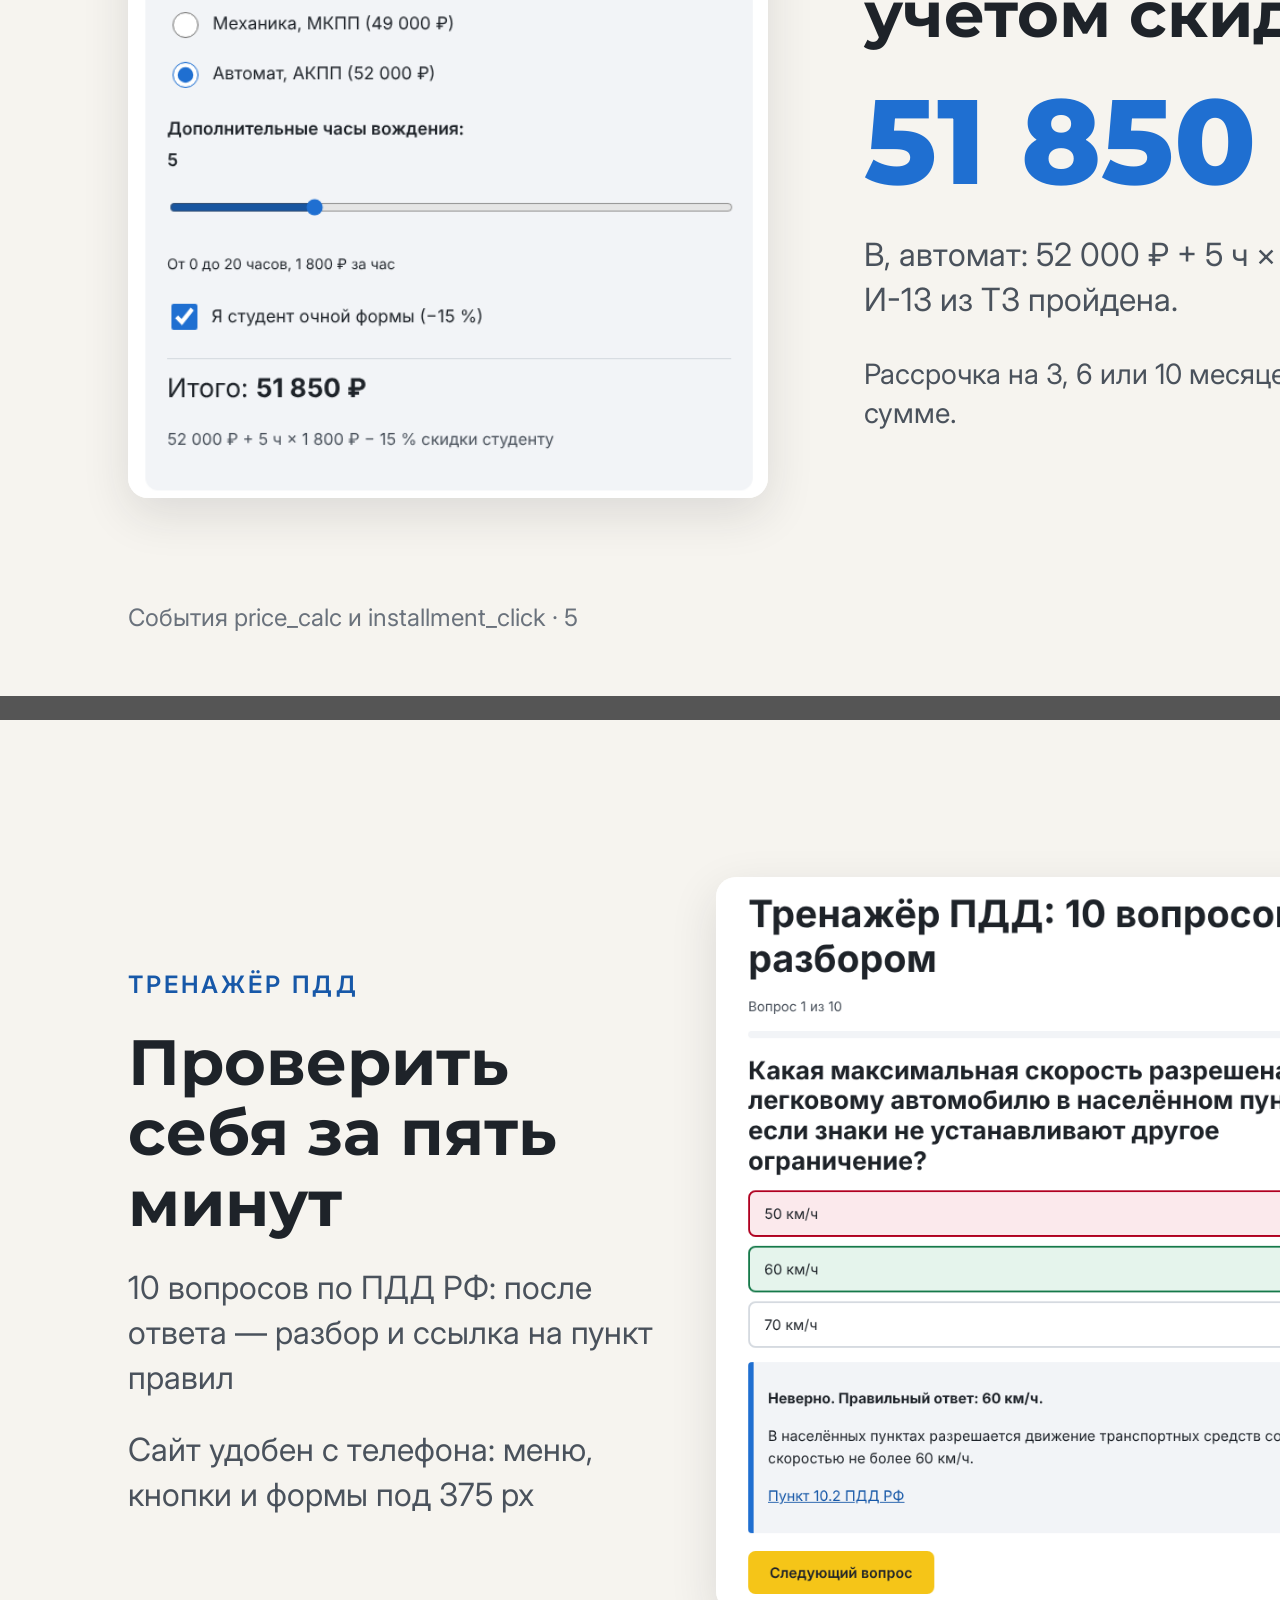
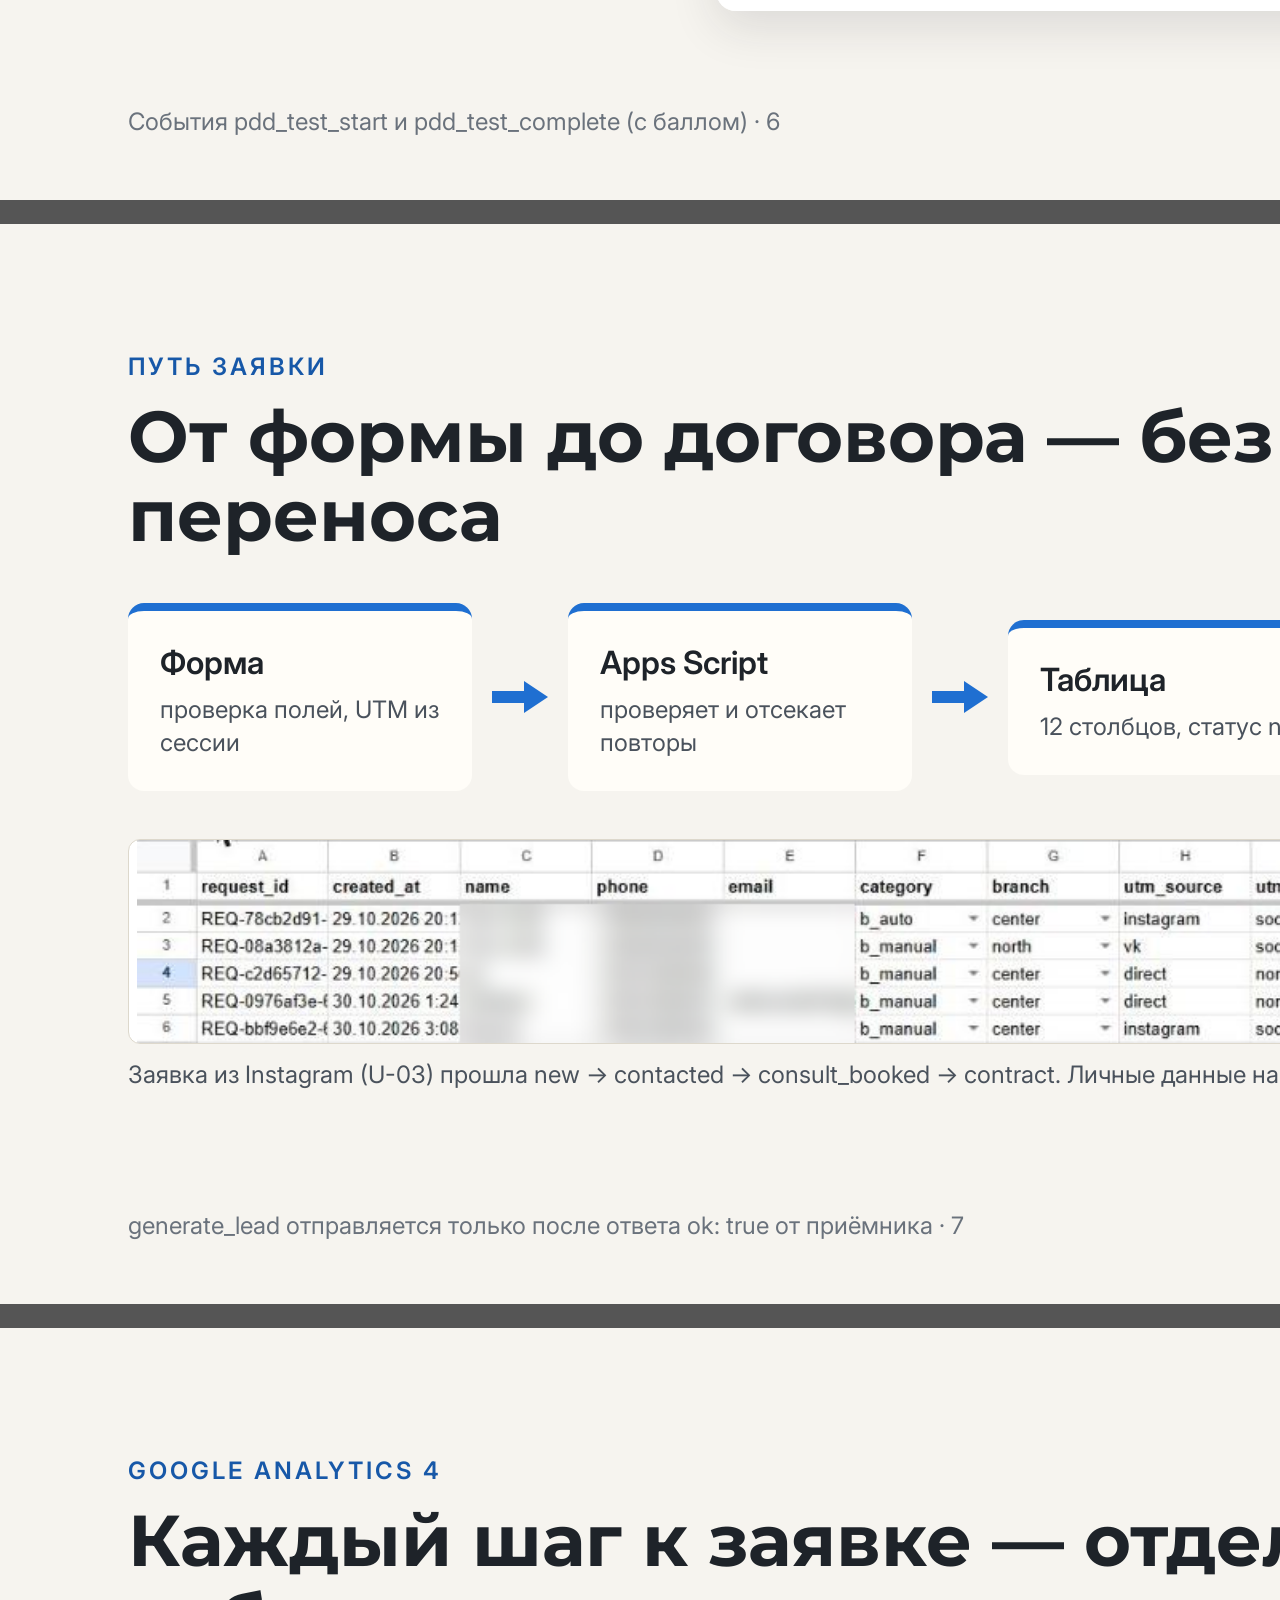
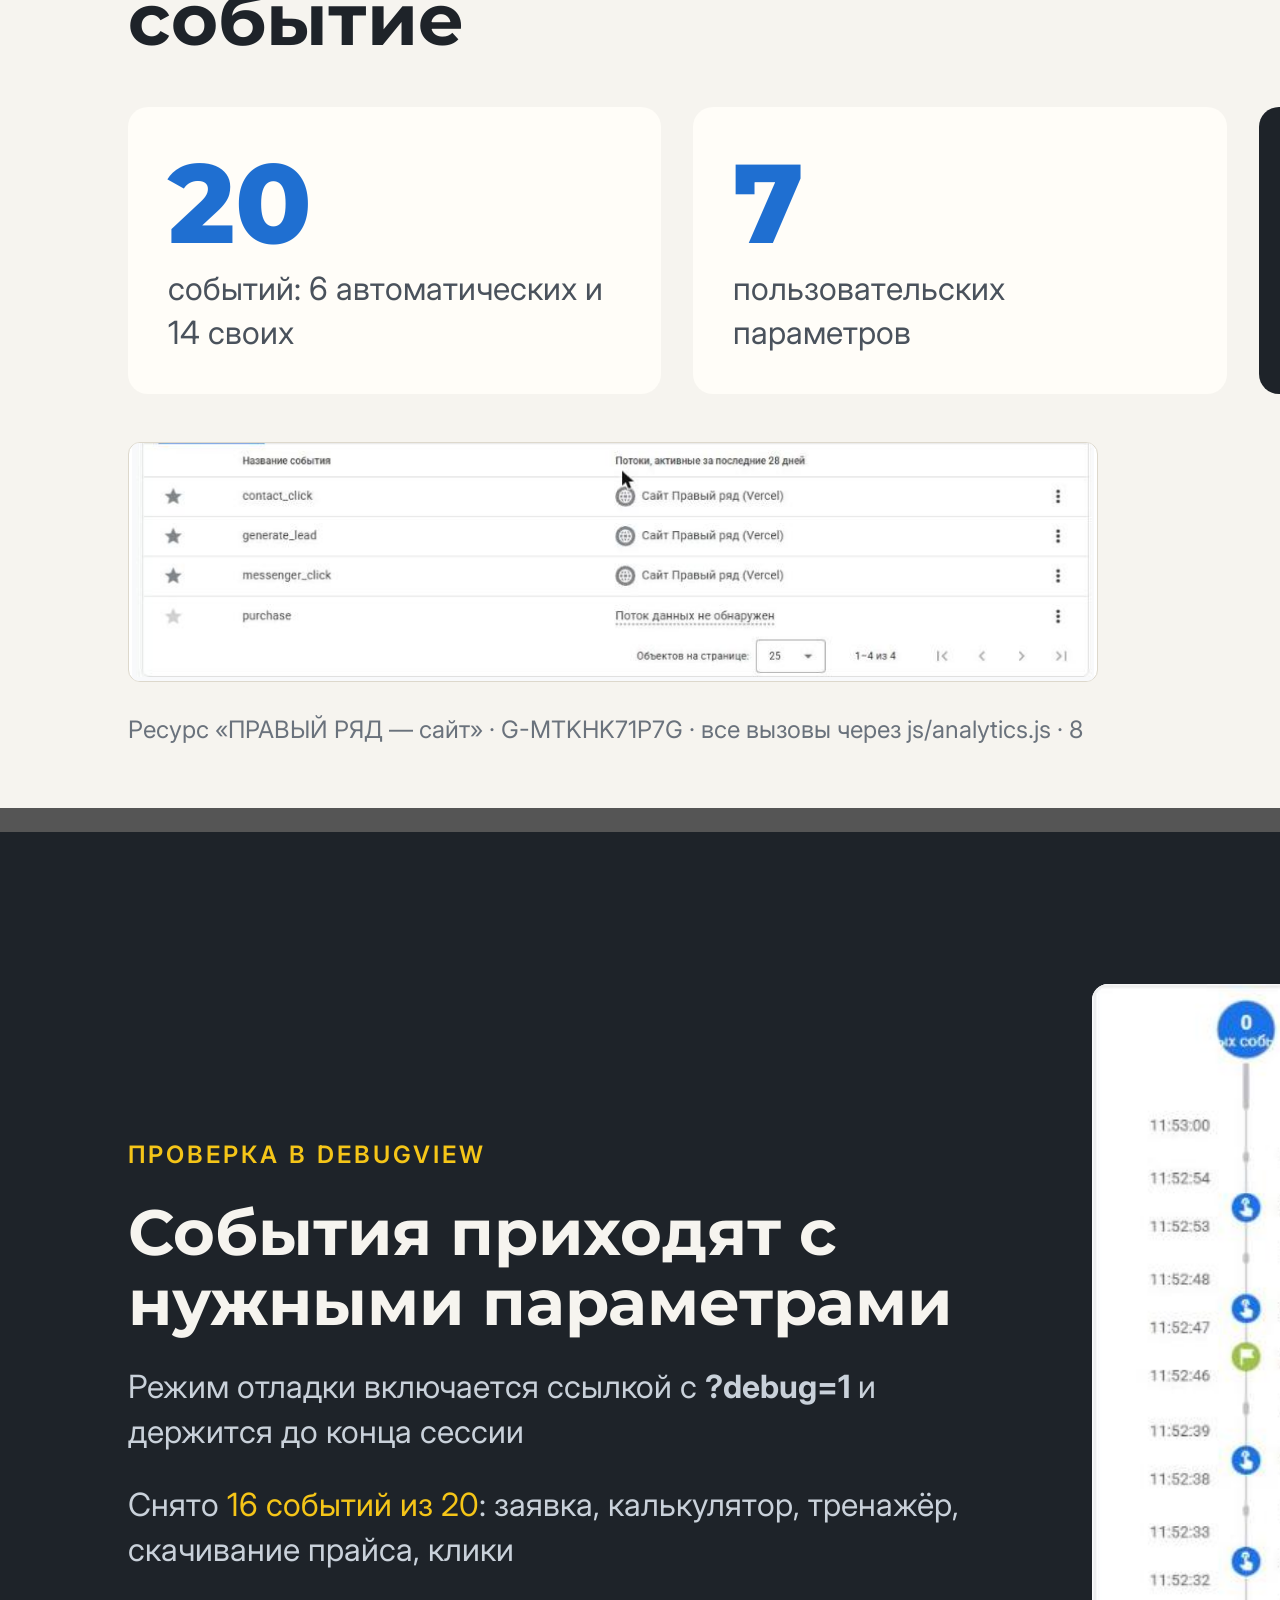
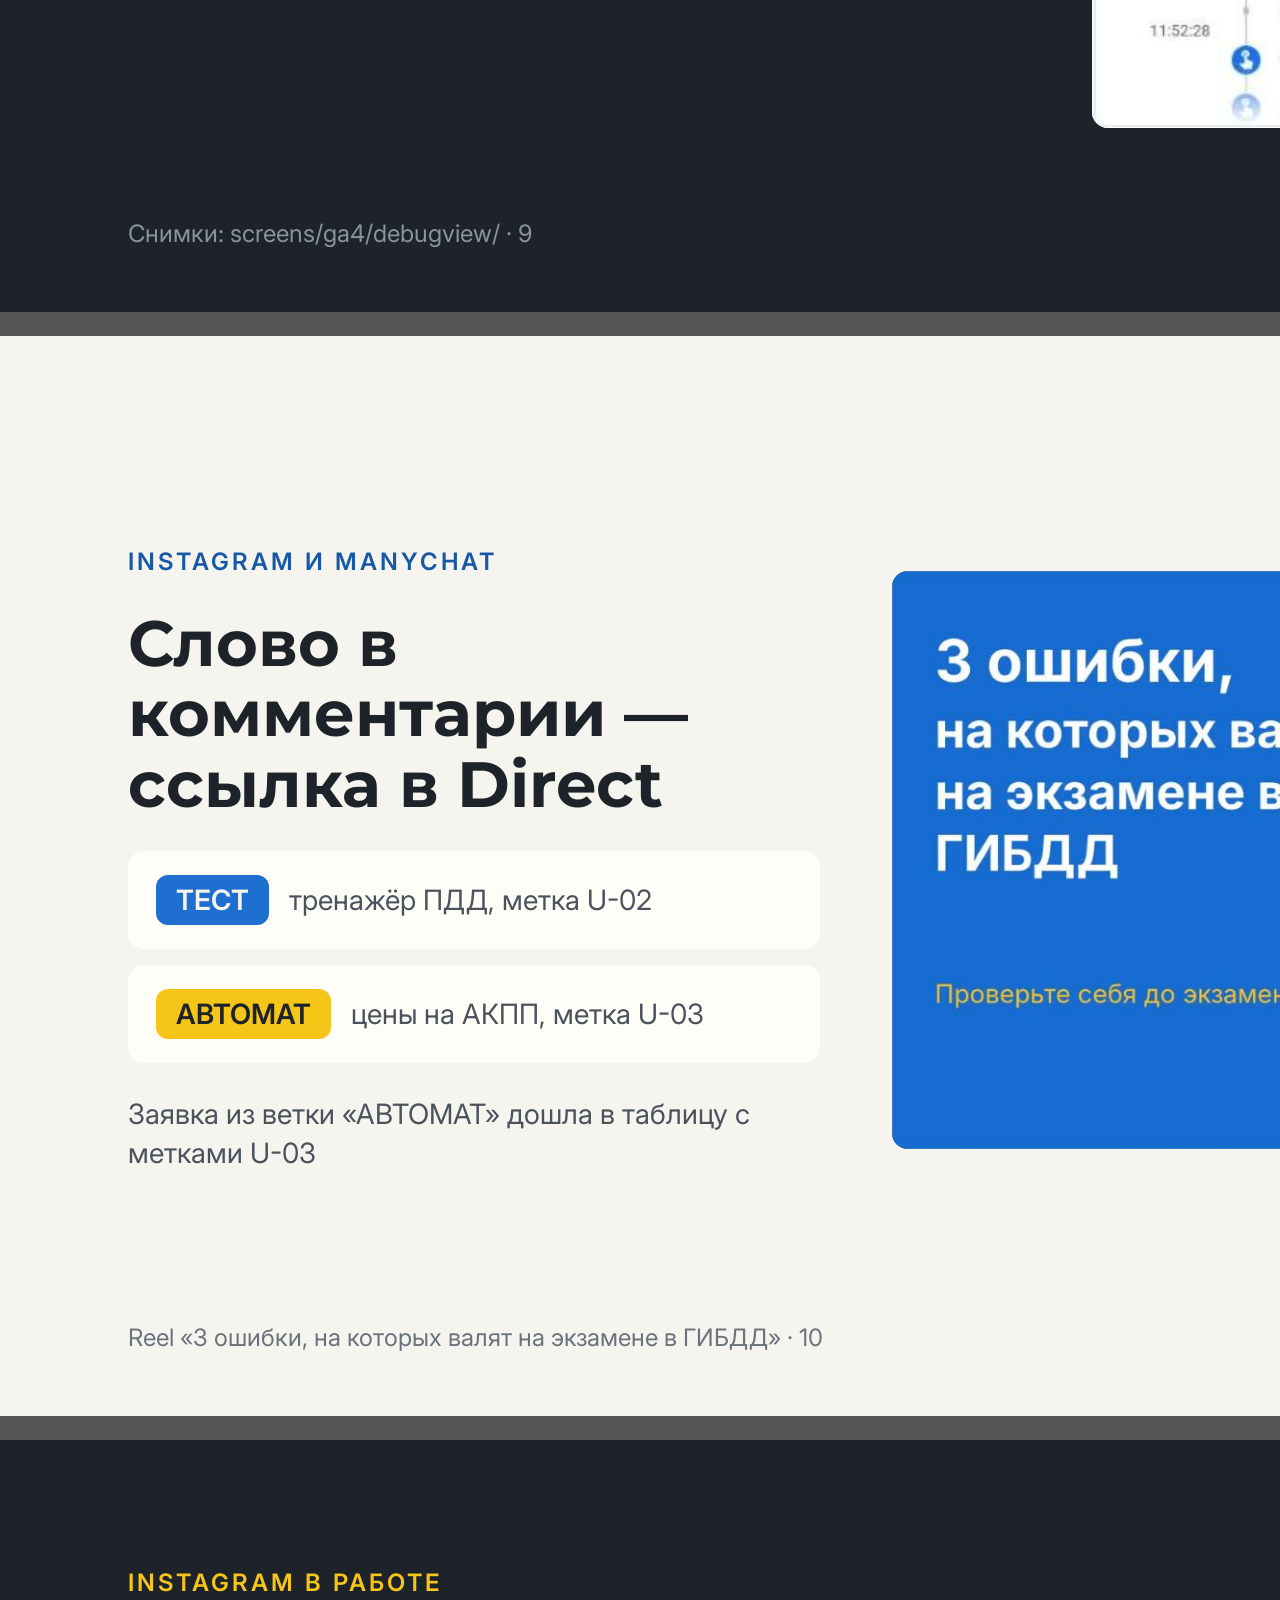
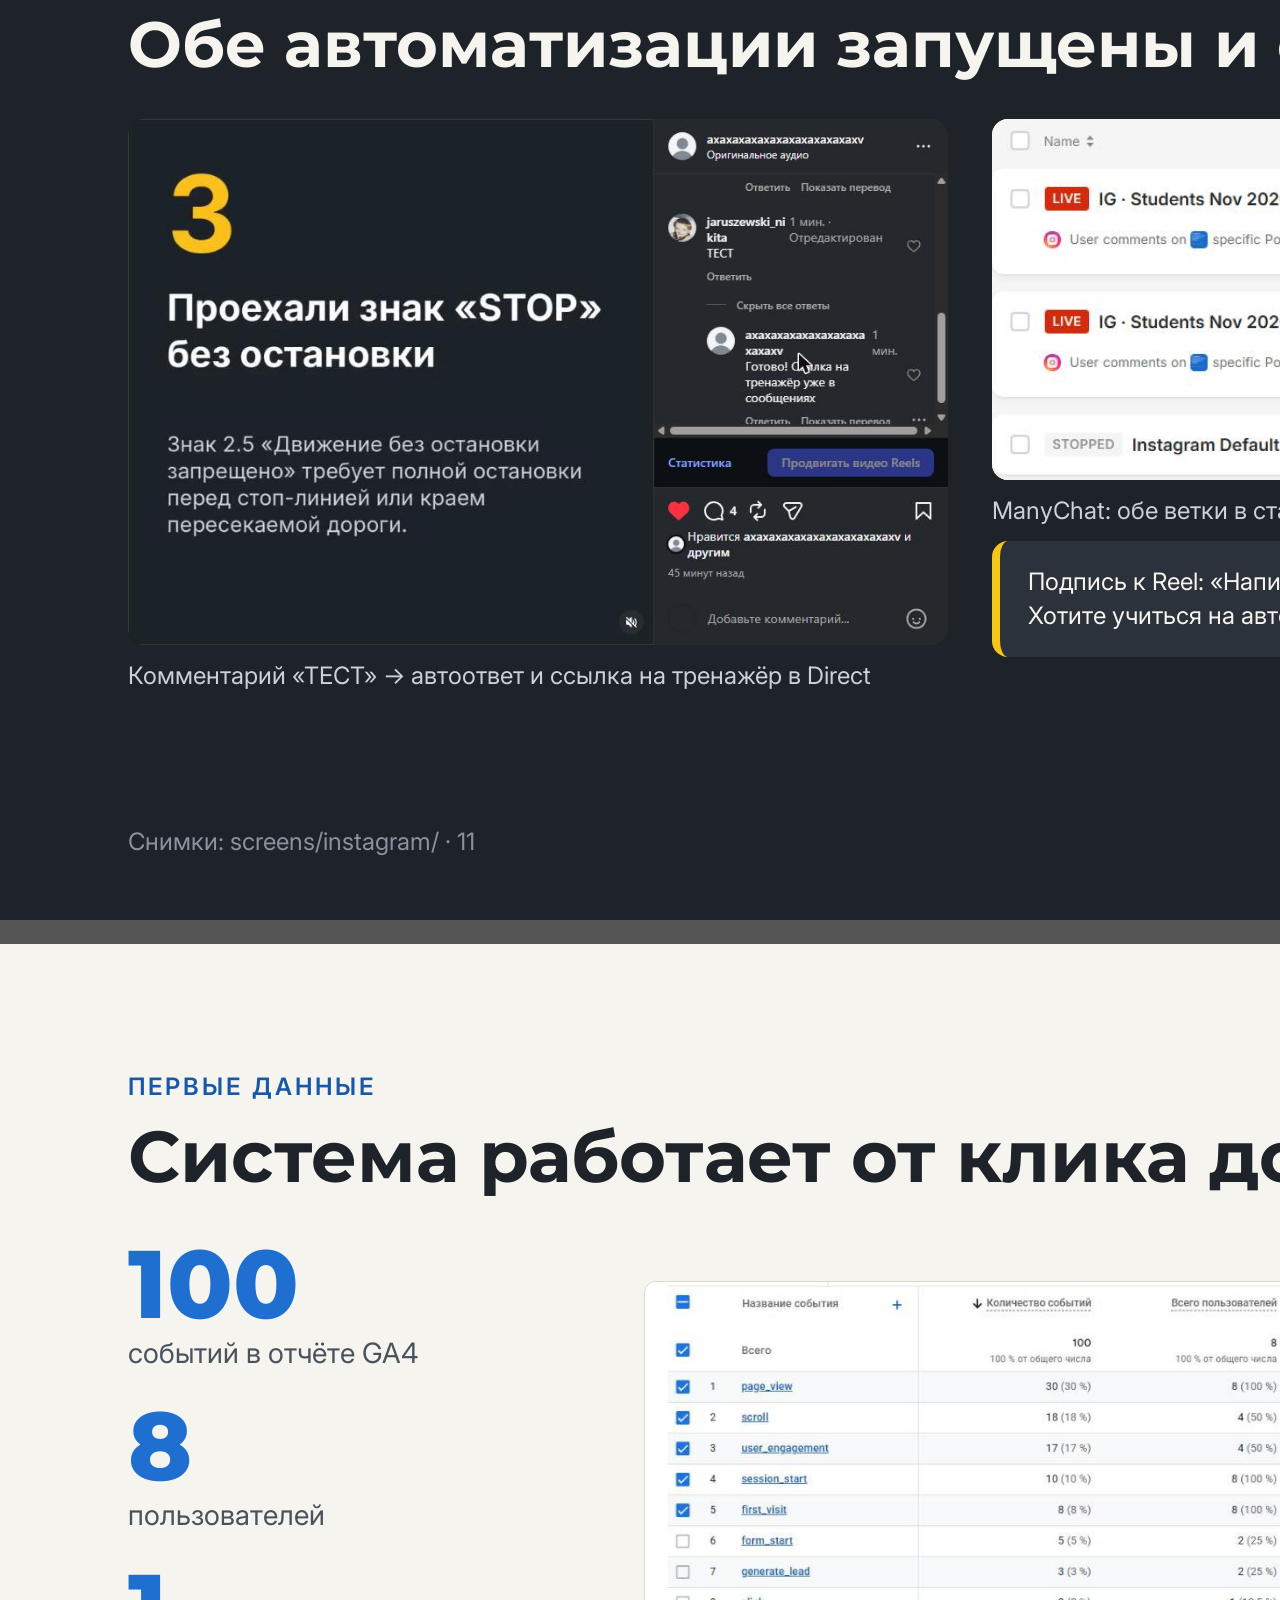
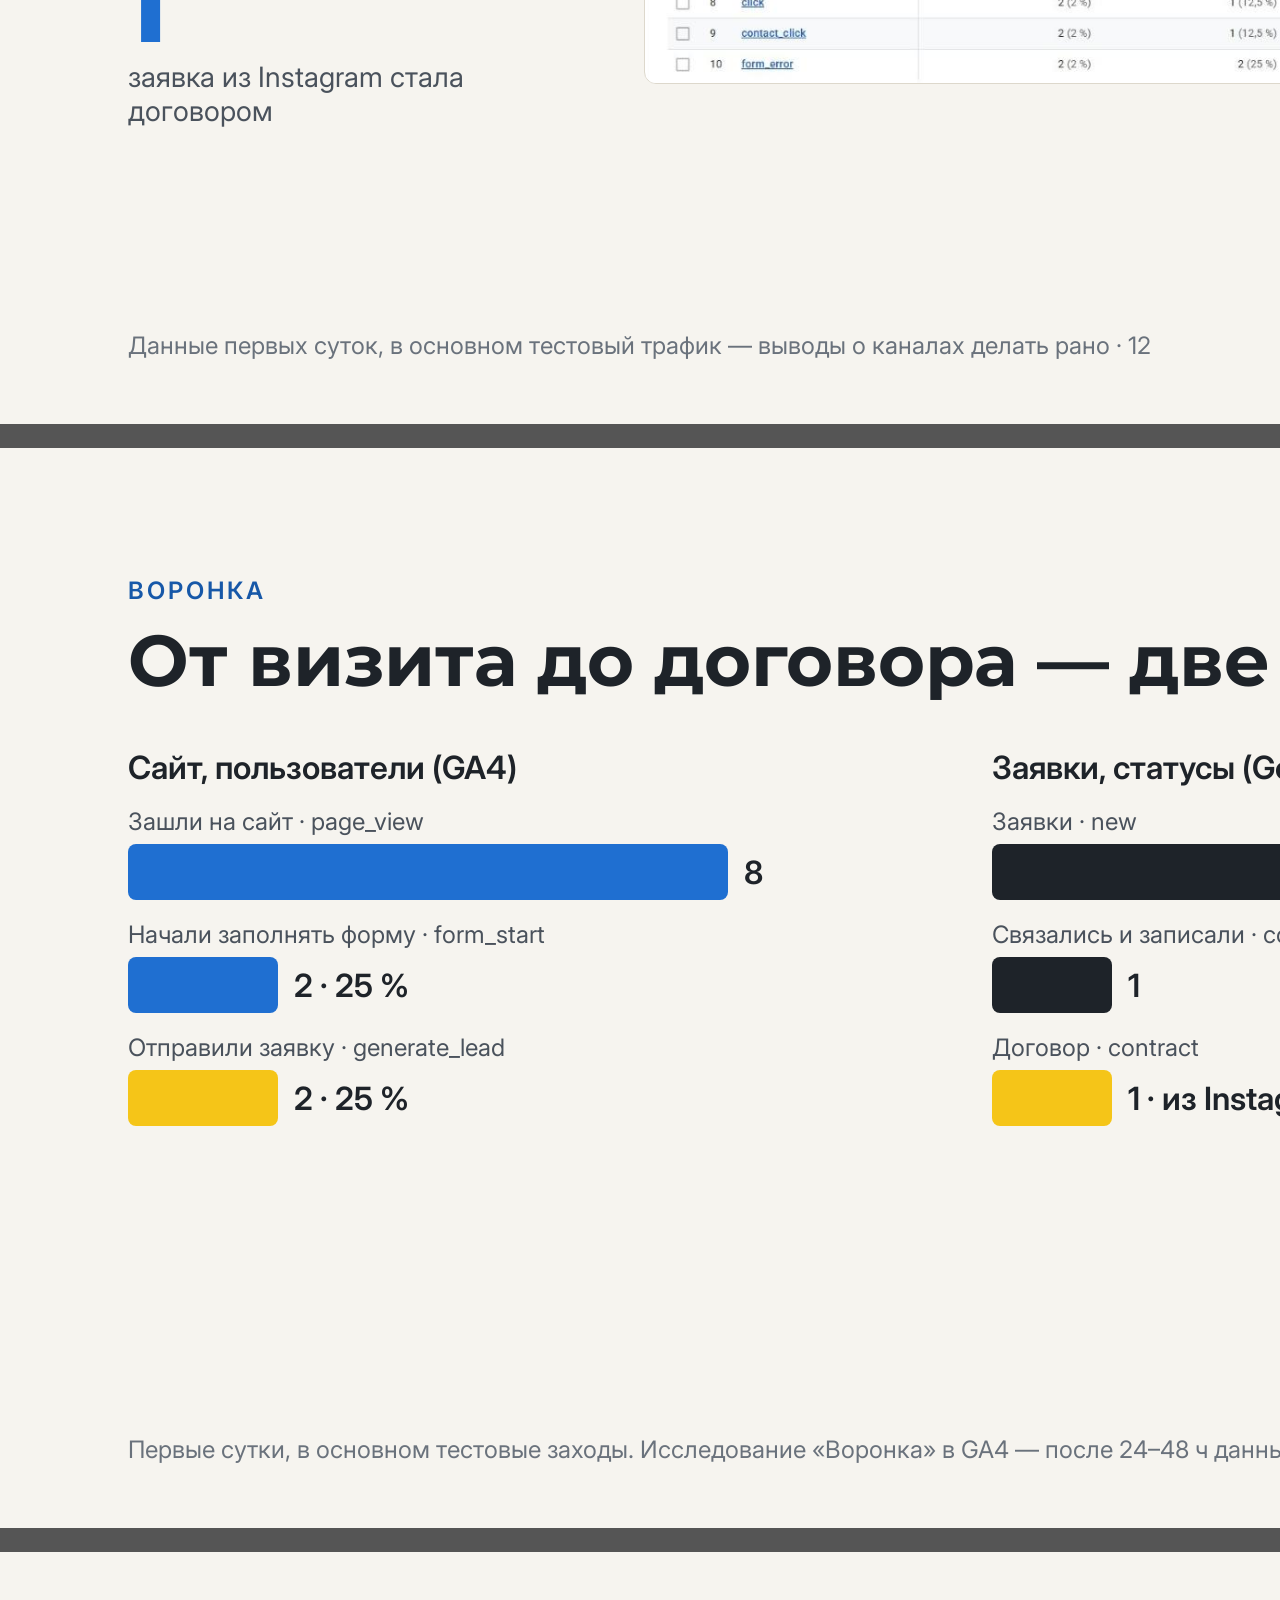
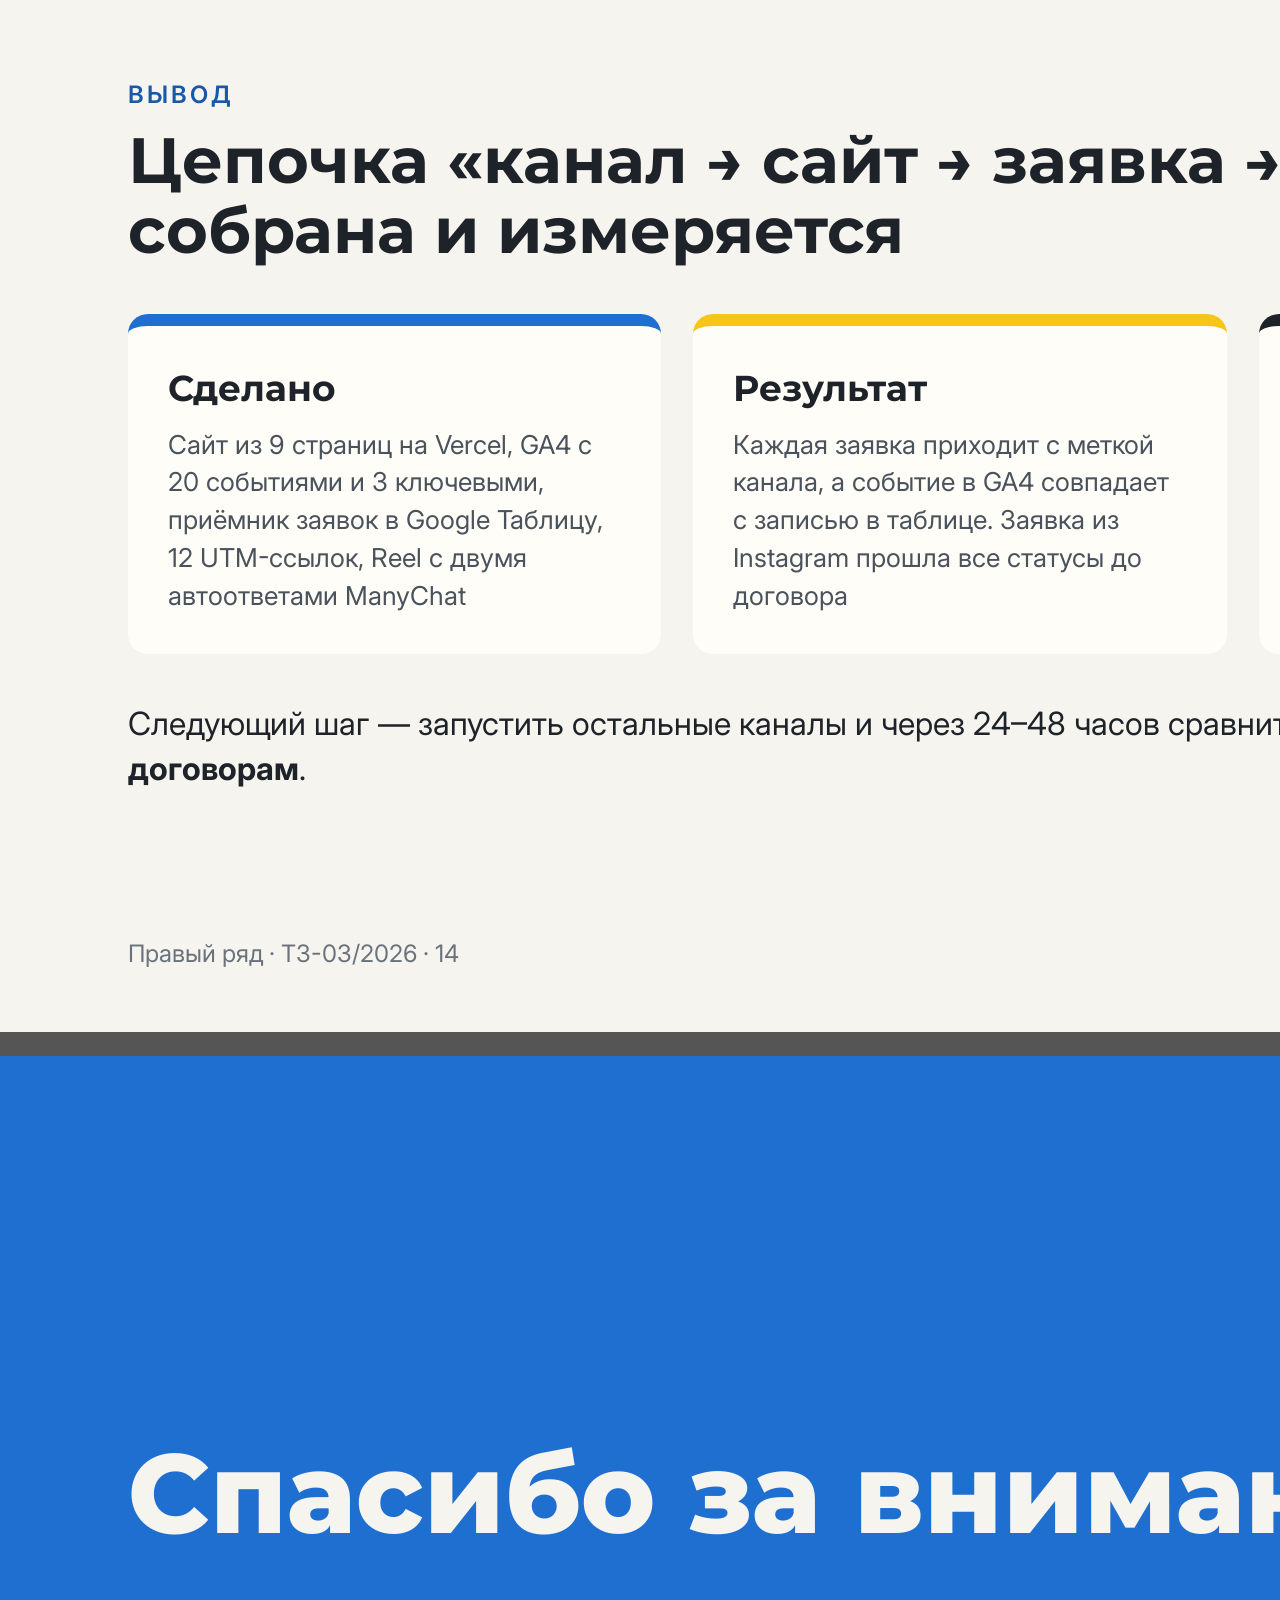
<file: presentation/presentation.html>
<!doctype html><html lang="ru"><head><meta charset="utf-8"><title>Автошкола «Правый ряд» — презентация</title><link rel="stylesheet" href="https://fonts.googleapis.com/css2?family=Montserrat:wght@700;800&family=Inter:wght@400;600;700&display=swap"><style>@page{size:1920px 1080px;margin:0}
*{box-sizing:border-box;margin:0}
html,body{margin:0;padding:0}
body{background:#555}section{margin:0 auto 24px;width:1920px;height:1080px;position:relative;overflow:hidden;page-break-after:always;break-after:page}
h1,h2,h3{font-weight:600}
table{border-collapse:collapse}
th,td{text-align:left;padding:0.35em 0.6em;border-bottom:1px solid #DDD8CC}
th{font-weight:600;border-bottom:2px solid #1E2329}
</style></head><body><section id="cover" data-transition="fade" style="background:#1F6FD1;color:#F6F4EF;font-family:'Inter', Arial, sans-serif;padding:128px;display:flex;flex-direction:column;justify-content:center;gap:40px">
<div style="position:absolute;left:0;top:880px;width:1920px;height:200px;background:#2B323B"></div>
<div style="position:absolute;left:96px;top:968px;width:180px;height:24px;background:#F5C518;border-radius:4px"></div>
<div style="position:absolute;left:420px;top:968px;width:180px;height:24px;background:#F5C518;border-radius:4px"></div>
<div style="position:absolute;left:744px;top:968px;width:180px;height:24px;background:#F5C518;border-radius:4px"></div>
<div style="position:absolute;left:1068px;top:968px;width:180px;height:24px;background:#F5C518;border-radius:4px"></div>
<div style="position:absolute;left:1392px;top:968px;width:180px;height:24px;background:#F5C518;border-radius:4px"></div>
<div style="position:absolute;left:1716px;top:968px;width:180px;height:24px;background:#F5C518;border-radius:4px"></div>
<p style="font-size:32px;font-weight:600;background:#F5C518;color:#1E2329;padding:12px 28px;border-radius:40px;align-self:start">ТЗ-03/2026</p>
<h1 style="font-family:'Montserrat', Arial, sans-serif;font-size:112px;font-weight:800;line-height:1.05;color:#F6F4EF">Автошкола<br>«Правый ряд»</h1>
<p style="font-size:44px;line-height:1.3;color:#DCE8F8;width:1300px">Сайт, сбор заявок и веб-аналитика для акции «Студентам — скидка 15&#160;% до 30 ноября»</p>
<p style="font-size:32px;color:#F5C518;font-weight:600">Александр Лийваку</p>

</section>
<section id="task" data-transition="fade" style="background:#F6F4EF;color:#1E2329;font-family:'Inter', Arial, sans-serif;padding:128px 128px 160px;display:flex;flex-direction:column;gap:56px">
<div style="display:flex;flex-direction:column;gap:16px">
<p style="font-size:24px;font-weight:600;letter-spacing:3px;text-transform:uppercase;color:#1758A8">Задача</p>
<h2 style="font-family:'Montserrat', Arial, sans-serif;font-size:72px;font-weight:700;line-height:1.1">Привести студентов на обучение и посчитать, откуда они пришли</h2>
</div>
<div style="display:grid;grid-template-columns:1fr 1fr 1fr;gap:32px">
<div style="display:flex;flex-direction:column;gap:20px;background:#FFFDF8;padding:48px;border-radius:20px;border-top:12px solid #1F6FD1">
<svg viewBox="0 0 24 24" width="64" height="64" fill="none" stroke="#1F6FD1" stroke-width="2" stroke-linecap="round" stroke-linejoin="round"><circle cx="12" cy="12" r="9"/><path d="M3 12h18M12 3c3 3 3 15 0 18M12 3c-3 3-3 15 0 18"/></svg>
<h3 style="font-family:'Montserrat', Arial, sans-serif;font-size:44px;font-weight:700">Сайт</h3>
<p style="font-size:32px;line-height:1.4;color:#4A525C">9 страниц с калькулятором, тренажёром ПДД и формой заявки</p>
</div>
<div style="display:flex;flex-direction:column;gap:20px;background:#FFFDF8;padding:48px;border-radius:20px;border-top:12px solid #F5C518">
<svg viewBox="0 0 24 24" width="64" height="64" fill="none" stroke="#B58A00" stroke-width="2" stroke-linecap="round" stroke-linejoin="round"><path d="M4 20V10M10 20V4M16 20v-7M22 20H2"/></svg>
<h3 style="font-family:'Montserrat', Arial, sans-serif;font-size:44px;font-weight:700">Аналитика</h3>
<p style="font-size:32px;line-height:1.4;color:#4A525C">GA4: 20 событий, 7 параметров, 3 ключевых события</p>
</div>
<div style="display:flex;flex-direction:column;gap:20px;background:#FFFDF8;padding:48px;border-radius:20px;border-top:12px solid #1E2329">
<svg viewBox="0 0 24 24" width="64" height="64" fill="none" stroke="#1E2329" stroke-width="2" stroke-linecap="round" stroke-linejoin="round"><circle cx="9" cy="8" r="4"/><path d="M2 21c0-4 3-6 7-6s7 2 7 6M17 4a4 4 0 0 1 0 8M22 21c0-3-2-5-4-6"/></svg>
<h3 style="font-family:'Montserrat', Arial, sans-serif;font-size:44px;font-weight:700">Заявки</h3>
<p style="font-size:32px;line-height:1.4;color:#4A525C">Google Таблица, UTM-метки и автоответы в Instagram</p>
</div>
</div>
<p style="position:absolute;left:128px;bottom:64px;width:1664px;font-size:24px;color:#6A727C">Правый ряд · ТЗ-03/2026 · 2</p>

</section>
<section id="pages" data-transition="fade" style="background:#F6F4EF;color:#1E2329;font-family:'Inter', Arial, sans-serif;padding:128px 128px 160px;display:flex;flex-direction:column;gap:48px">
<div style="display:flex;flex-direction:column;gap:16px">
<p style="font-size:24px;font-weight:600;letter-spacing:3px;text-transform:uppercase;color:#1758A8">Сайт</p>
<h2 style="font-family:'Montserrat', Arial, sans-serif;font-size:72px;font-weight:700;line-height:1.1">Девять страниц и одна цель — заявка</h2>
</div>
<div style="display:grid;grid-template-columns:1fr 1fr 1fr;gap:20px">
<div style="background:#FFFDF8;padding:28px 32px;border-radius:16px;border-left:8px solid #1F6FD1"><h3 style="font-size:32px;font-weight:600">Главная</h3><p style="font-size:24px;color:#4A525C">акция, категории, отзывы</p></div>
<div style="background:#FFFDF8;padding:28px 32px;border-radius:16px;border-left:8px solid #1F6FD1"><h3 style="font-size:32px;font-weight:600">Цены</h3><p style="font-size:24px;color:#4A525C">калькулятор и рассрочка</p></div>
<div style="background:#FFFDF8;padding:28px 32px;border-radius:16px;border-left:8px solid #1F6FD1"><h3 style="font-size:32px;font-weight:600">Инструкторы</h3><p style="font-size:24px;color:#4A525C">фильтр МКПП, АКПП, мото</p></div>
<div style="background:#FFFDF8;padding:28px 32px;border-radius:16px;border-left:8px solid #1F6FD1"><h3 style="font-size:32px;font-weight:600">Тренажёр ПДД</h3><p style="font-size:24px;color:#4A525C">10 вопросов с разбором</p></div>
<div style="background:#FFFDF8;padding:28px 32px;border-radius:16px;border-left:8px solid #1F6FD1"><h3 style="font-size:32px;font-weight:600">Филиалы</h3><p style="font-size:24px;color:#4A525C">расписание и карта</p></div>
<div style="background:#1E2329;padding:28px 32px;border-radius:16px;border-left:8px solid #F5C518"><h3 style="font-size:32px;font-weight:600;color:#F5C518">Запись</h3><p style="font-size:24px;color:#C9D1DA">форма заявки и мессенджеры</p></div>
<div style="background:#FFFDF8;padding:28px 32px;border-radius:16px;border-left:8px solid #C9CED4"><h3 style="font-size:32px;font-weight:600">Спасибо</h3><p style="font-size:24px;color:#4A525C">после отправки заявки</p></div>
<div style="background:#FFFDF8;padding:28px 32px;border-radius:16px;border-left:8px solid #C9CED4"><h3 style="font-size:32px;font-weight:600">Политика</h3><p style="font-size:24px;color:#4A525C">персональные данные, 152-ФЗ</p></div>
<div style="background:#FFFDF8;padding:28px 32px;border-radius:16px;border-left:8px solid #C9CED4"><h3 style="font-size:32px;font-weight:600">Страница 404</h3><p style="font-size:24px;color:#4A525C">с возвратом на сайт</p></div>
</div>
<p style="position:absolute;left:128px;bottom:64px;width:1664px;font-size:24px;color:#6A727C">Статический HTML, CSS и JavaScript · публикация на Vercel из GitHub · 3</p>

</section>
<section id="home" data-transition="fade" style="background:#1E2329;color:#F6F4EF;font-family:'Inter', Arial, sans-serif;padding:128px 128px 160px;display:flex;flex-direction:row;gap:64px;align-items:center">
<div style="display:flex;flex-direction:column;gap:28px;width:460px">
<p style="font-size:24px;font-weight:600;letter-spacing:3px;text-transform:uppercase;color:#F5C518">Главная страница</p>
<h2 style="font-family:'Montserrat', Arial, sans-serif;font-size:64px;font-weight:700;line-height:1.1">Акция видна с первого экрана</h2>
<p style="font-size:32px;line-height:1.4;color:#C9D1DA">Скидка, рассрочка и две кнопки: записаться или рассчитать цену</p>
</div>
<img src="img/home.png" alt="Первый экран главной страницы сайта: заголовок «Права до лета. Студентам — скидка 15 %», кнопки записи и расчёта, карточки категорий" style="width:1140px;height:713px;object-fit:contain;border-radius:16px;box-shadow:0 24px 64px rgba(0,0,0,0.45)">
<p style="position:absolute;left:128px;bottom:64px;width:1664px;font-size:24px;color:#8A939D">tz-03-avtoshkola-pravyy-ryad-nine.vercel.app · 4</p>

</section>
<section id="calc" data-transition="fade" style="background:#F6F4EF;color:#1E2329;font-family:'Inter', Arial, sans-serif;padding:128px 128px 160px;display:flex;flex-direction:row;gap:96px;align-items:center">
<img src="img/calc.png" alt="Калькулятор стоимости: категория B, автомат, 5 дополнительных часов, отмечено «Я студент», итог 51 850 ₽" style="width:640px;height:716px;object-fit:contain;border-radius:20px;background:#FFFDF8;box-shadow:0 16px 48px rgba(30,35,41,0.12)">
<div style="display:flex;flex-direction:column;gap:32px;flex:1">
<p style="font-size:24px;font-weight:600;letter-spacing:3px;text-transform:uppercase;color:#1758A8">Калькулятор цены</p>
<h2 style="font-family:'Montserrat', Arial, sans-serif;font-size:64px;font-weight:700;line-height:1.1">Цена считается сразу, с учётом скидки</h2>
<p style="font-family:'Montserrat', Arial, sans-serif;font-size:120px;font-weight:800;line-height:1;color:#1F6FD1">51 850 ₽</p>
<p style="font-size:32px;line-height:1.4;color:#4A525C">B, автомат: 52 000 ₽ + 5 ч × 1 800 ₽ − 15 % студенту. Проверка И-13 из ТЗ пройдена.</p>
<p style="font-size:28px;line-height:1.4;color:#4A525C">Рассрочка на 3, 6 или 10 месяцев пересчитывает платёж по этой сумме.</p>
</div>
<p style="position:absolute;left:128px;bottom:64px;width:1664px;font-size:24px;color:#6A727C">События price_calc и installment_click · 5</p>

</section>
<section id="pdd" data-transition="fade" style="background:#F6F4EF;color:#1E2329;font-family:'Inter', Arial, sans-serif;padding:128px 128px 160px;display:flex;flex-direction:row;gap:48px;align-items:center">
<div style="display:flex;flex-direction:column;gap:28px;width:540px">
<p style="font-size:24px;font-weight:600;letter-spacing:3px;text-transform:uppercase;color:#1758A8">Тренажёр ПДД</p>
<h2 style="font-family:'Montserrat', Arial, sans-serif;font-size:64px;font-weight:700;line-height:1.1">Проверить себя за пять минут</h2>
<p style="font-size:32px;line-height:1.4;color:#4A525C">10 вопросов по ПДД РФ: после ответа — разбор и ссылка на пункт правил</p>
<p style="font-size:32px;line-height:1.4;color:#4A525C">Сайт удобен с телефона: меню, кнопки и формы под 375 px</p>
</div>
<img src="img/pdd.png" alt="Вопрос тренажёра о скорости в населённом пункте: выбран неверный ответ, правильный подсвечен, ниже разбор и ссылка на пункт 10.2 ПДД" style="width:680px;height:734px;object-fit:contain;border-radius:20px;background:#FFFDF8;box-shadow:0 16px 48px rgba(30,35,41,0.12)">
<img src="img/mobile.png" alt="Главная страница на экране телефона шириной 390 px" style="width:340px;height:734px;object-fit:cover;border-radius:36px;border:10px solid #1E2329">
<p style="position:absolute;left:128px;bottom:64px;width:1664px;font-size:24px;color:#6A727C">События pdd_test_start и pdd_test_complete (с баллом) · 6</p>

</section>
<section id="leads" data-transition="fade" style="background:#F6F4EF;color:#1E2329;font-family:'Inter', Arial, sans-serif;padding:128px 128px 160px;display:flex;flex-direction:column;gap:48px">
<div style="display:flex;flex-direction:column;gap:16px">
<p style="font-size:24px;font-weight:600;letter-spacing:3px;text-transform:uppercase;color:#1758A8">Путь заявки</p>
<h2 style="font-family:'Montserrat', Arial, sans-serif;font-size:72px;font-weight:700;line-height:1.1">От формы до договора — без ручного переноса</h2>
</div>
<div style="display:flex;flex-direction:row;align-items:center;gap:20px">
<div style="flex:1;display:flex;flex-direction:column;gap:12px;background:#FFFDF8;padding:32px;border-radius:16px;border-top:8px solid #1F6FD1"><h3 style="font-size:32px;font-weight:600">Форма</h3><p style="font-size:24px;line-height:1.35;color:#4A525C">проверка полей, UTM из сессии</p></div>
<svg width="56" height="32" viewBox="0 0 56 32" style="flex:none"><path d="M0 10h32V0l24 16-24 16V22H0z" fill="#1F6FD1"/></svg>
<div style="flex:1;display:flex;flex-direction:column;gap:12px;background:#FFFDF8;padding:32px;border-radius:16px;border-top:8px solid #1F6FD1"><h3 style="font-size:32px;font-weight:600">Apps Script</h3><p style="font-size:24px;line-height:1.35;color:#4A525C">проверяет и отсекает повторы</p></div>
<svg width="56" height="32" viewBox="0 0 56 32" style="flex:none"><path d="M0 10h32V0l24 16-24 16V22H0z" fill="#1F6FD1"/></svg>
<div style="flex:1;display:flex;flex-direction:column;gap:12px;background:#FFFDF8;padding:32px;border-radius:16px;border-top:8px solid #1F6FD1"><h3 style="font-size:32px;font-weight:600">Таблица</h3><p style="font-size:24px;line-height:1.35;color:#4A525C">12 столбцов, статус new</p></div>
<svg width="56" height="32" viewBox="0 0 56 32" style="flex:none"><path d="M0 10h32V0l24 16-24 16V22H0z" fill="#1F6FD1"/></svg>
<div style="flex:1;display:flex;flex-direction:column;gap:12px;background:#1E2329;padding:32px;border-radius:16px;border-top:8px solid #F5C518"><h3 style="font-size:32px;font-weight:600;color:#F5C518">Статус</h3><p style="font-size:24px;line-height:1.35;color:#C9D1DA">до contract или lost</p></div>
</div>
<div style="display:flex;flex-direction:column;gap:16px">
<img src="img/leads.png" alt="Лист leads в Google Таблице: пять заявок с UTM-метками и статусами new, lost и contract; имена, телефоны и e-mail размыты" style="width:1664px;height:205px;object-fit:contain;border-radius:12px;background:#FFFFFF;border:1px solid #DDD8CC">
<p style="font-size:24px;color:#4A525C">Заявка из Instagram (U-03) прошла new → contacted → consult_booked → contract. Личные данные на снимке размыты.</p>
</div>
<p style="position:absolute;left:128px;bottom:64px;width:1664px;font-size:24px;color:#6A727C">generate_lead отправляется только после ответа ok: true от приёмника · 7</p>

</section>
<section id="ga4" data-transition="fade" style="background:#F6F4EF;color:#1E2329;font-family:'Inter', Arial, sans-serif;padding:128px 128px 160px;display:flex;flex-direction:column;gap:48px">
<div style="display:flex;flex-direction:column;gap:16px">
<p style="font-size:24px;font-weight:600;letter-spacing:3px;text-transform:uppercase;color:#1758A8">Google Analytics 4</p>
<h2 style="font-family:'Montserrat', Arial, sans-serif;font-size:72px;font-weight:700;line-height:1.1">Каждый шаг к заявке — отдельное событие</h2>
</div>
<div style="display:grid;grid-template-columns:1fr 1fr 1fr;gap:32px">
<div style="display:flex;flex-direction:column;gap:8px;background:#FFFDF8;padding:40px;border-radius:20px">
<p style="font-family:'Montserrat', Arial, sans-serif;font-size:112px;font-weight:800;line-height:1;color:#1F6FD1">20</p>
<p style="font-size:32px;line-height:1.35;color:#4A525C">событий: 6 автоматических и 14 своих</p>
</div>
<div style="display:flex;flex-direction:column;gap:8px;background:#FFFDF8;padding:40px;border-radius:20px">
<p style="font-family:'Montserrat', Arial, sans-serif;font-size:112px;font-weight:800;line-height:1;color:#1F6FD1">7</p>
<p style="font-size:32px;line-height:1.35;color:#4A525C">пользовательских параметров</p>
</div>
<div style="display:flex;flex-direction:column;gap:8px;background:#1E2329;padding:40px;border-radius:20px">
<p style="font-family:'Montserrat', Arial, sans-serif;font-size:112px;font-weight:800;line-height:1;color:#F5C518">3</p>
<p style="font-size:32px;line-height:1.35;color:#C9D1DA">ключевых: заявка, звонок, мессенджер</p>
</div>
</div>
<img src="img/keyevents.png" alt="Вкладка «Ключевые события» в GA4: отмечены contact_click, generate_lead и messenger_click" style="width:970px;height:240px;object-fit:contain;border-radius:12px;background:#FFFFFF;border:1px solid #DDD8CC">
<p style="position:absolute;left:128px;bottom:64px;width:1664px;font-size:24px;color:#6A727C">Ресурс «ПРАВЫЙ РЯД — сайт» · G-MTKHK71P7G · все вызовы через js/analytics.js · 8</p>

</section>
<section id="debug" data-transition="fade" style="background:#1E2329;color:#F6F4EF;font-family:'Inter', Arial, sans-serif;padding:128px 128px 160px;display:flex;flex-direction:row;gap:96px;align-items:center">
<div style="display:flex;flex-direction:column;gap:28px;flex:1">
<p style="font-size:24px;font-weight:600;letter-spacing:3px;text-transform:uppercase;color:#F5C518">Проверка в DebugView</p>
<h2 style="font-family:'Montserrat', Arial, sans-serif;font-size:64px;font-weight:700;line-height:1.1">События приходят с нужными параметрами</h2>
<p style="font-size:32px;line-height:1.4;color:#C9D1DA">Режим отладки включается ссылкой с <b>?debug=1</b> и держится до конца сессии</p>
<p style="font-size:32px;line-height:1.4;color:#C9D1DA">Снято <span style="color:#F5C518">16 событий из 20</span>: заявка, калькулятор, тренажёр, скачивание прайса, клики</p>
</div>
<img src="img/debug.png" alt="DebugView GA4: выбрано событие generate_lead, раскрыт параметр lead_category со значением b_manual" style="width:700px;height:744px;object-fit:contain;border-radius:16px;background:#FFFFFF">
<p style="position:absolute;left:128px;bottom:64px;width:1664px;font-size:24px;color:#8A939D">Снимки: screens/ga4/debugview/ · 9</p>

</section>
<section id="insta" data-transition="fade" style="background:#F6F4EF;color:#1E2329;font-family:'Inter', Arial, sans-serif;padding:128px 128px 160px;display:flex;flex-direction:row;gap:72px;align-items:center">
<div style="display:flex;flex-direction:column;gap:32px;flex:1">
<p style="font-size:24px;font-weight:600;letter-spacing:3px;text-transform:uppercase;color:#1758A8">Instagram и ManyChat</p>
<h2 style="font-family:'Montserrat', Arial, sans-serif;font-size:64px;font-weight:700;line-height:1.1">Слово в комментарии — ссылка в Direct</h2>
<div style="display:flex;flex-direction:column;gap:16px">
<div style="display:flex;flex-direction:row;align-items:center;gap:20px;background:#FFFDF8;padding:24px 28px;border-radius:16px">
<p style="font-size:28px;font-weight:600;background:#1F6FD1;color:#F6F4EF;padding:8px 20px;border-radius:12px">ТЕСТ</p>
<p style="font-size:28px;line-height:1.3;color:#4A525C">тренажёр ПДД, метка U-02</p>
</div>
<div style="display:flex;flex-direction:row;align-items:center;gap:20px;background:#FFFDF8;padding:24px 28px;border-radius:16px">
<p style="font-size:28px;font-weight:600;background:#F5C518;color:#1E2329;padding:8px 20px;border-radius:12px">АВТОМАТ</p>
<p style="font-size:28px;line-height:1.3;color:#4A525C">цены на АКПП, метка U-03</p>
</div>
</div>
<p style="font-size:28px;line-height:1.4;color:#4A525C">Заявка из ветки «АВТОМАТ» дошла в таблицу с метками U-03</p>
</div>
<img src="img/insta.png" alt="Reel «3 ошибки, на которых валят на экзамене в ГИБДД» с комментарием «АВТОМАТ» и автоответом «Отправили цены на АКПП в личные сообщения»" style="width:900px;height:578px;object-fit:contain;border-radius:16px;background:#14181D">
<p style="position:absolute;left:128px;bottom:64px;width:1664px;font-size:24px;color:#6A727C">Reel «3 ошибки, на которых валят на экзамене в ГИБДД» · 10</p>

</section>
<section id="insta2" data-transition="fade" style="background:#1E2329;color:#F6F4EF;font-family:'Inter', Arial, sans-serif;padding:128px 128px 160px;display:flex;flex-direction:column;gap:40px">
<div style="display:flex;flex-direction:column;gap:12px">
<p style="font-size:24px;font-weight:600;letter-spacing:3px;text-transform:uppercase;color:#F5C518">Instagram в работе</p>
<h2 style="font-family:'Montserrat', Arial, sans-serif;font-size:64px;font-weight:700;line-height:1.1">Обе автоматизации запущены и отвечают</h2>
</div>
<div style="display:flex;flex-direction:row;gap:44px;align-items:start">
<div style="display:flex;flex-direction:column;gap:16px;width:820px">
<img src="img/insta-test.png" alt="Reel со слайдом «Проехали знак STOP без остановки»; комментарий «ТЕСТ» и автоответ «Готово! Ссылка на тренажёр уже в сообщениях»" style="width:820px;height:526px;object-fit:contain;border-radius:16px;background:#14181D">
<p style="font-size:24px;color:#C9D1DA">Комментарий «ТЕСТ» → автоответ и ссылка на тренажёр в Direct</p>
</div>
<div style="display:flex;flex-direction:column;gap:16px;flex:1">
<img src="img/manychat.png" alt="ManyChat, список автоматизаций: две автоматизации «IG · Students Nov 2026 · Exam Reel» в статусе LIVE" style="width:800px;height:361px;object-fit:contain;border-radius:16px;background:#F6F4EF">
<p style="font-size:24px;color:#C9D1DA">ManyChat: обе ветки в статусе LIVE</p>
<div style="display:flex;flex-direction:column;gap:8px;background:#2B323B;padding:24px 28px;border-radius:16px;border-left:8px solid #F5C518">
<p style="font-size:24px;line-height:1.4;color:#F6F4EF">Подпись к Reel: «Напишите „ТЕСТ“ — пришлём тренажёр. Хотите учиться на автомате? Напишите „АВТОМАТ“»</p>
</div>
</div>
</div>
<p style="position:absolute;left:128px;bottom:64px;width:1664px;font-size:24px;color:#8A939D">Снимки: screens/instagram/ · 11</p>

</section>
<section id="results" data-transition="fade" style="background:#F6F4EF;color:#1E2329;font-family:'Inter', Arial, sans-serif;padding:128px 128px 160px;display:flex;flex-direction:column;gap:40px">
<div style="display:flex;flex-direction:column;gap:16px">
<p style="font-size:24px;font-weight:600;letter-spacing:3px;text-transform:uppercase;color:#1758A8">Первые данные</p>
<h2 style="font-family:'Montserrat', Arial, sans-serif;font-size:72px;font-weight:700;line-height:1.1">Система работает от клика до договора</h2>
</div>
<div style="display:flex;flex-direction:row;gap:56px;align-items:center">
<div style="display:flex;flex-direction:column;gap:28px;width:460px">
<div style="display:flex;flex-direction:column;gap:4px"><p style="font-family:'Montserrat', Arial, sans-serif;font-size:96px;font-weight:800;line-height:1;color:#1F6FD1">100</p><p style="font-size:28px;color:#4A525C">событий в отчёте GA4</p></div>
<div style="display:flex;flex-direction:column;gap:4px"><p style="font-family:'Montserrat', Arial, sans-serif;font-size:96px;font-weight:800;line-height:1;color:#1F6FD1">8</p><p style="font-size:28px;color:#4A525C">пользователей</p></div>
<div style="display:flex;flex-direction:column;gap:4px"><p style="font-family:'Montserrat', Arial, sans-serif;font-size:96px;font-weight:800;line-height:1;color:#1F6FD1">1</p><p style="font-size:28px;color:#4A525C">заявка из Instagram стала договором</p></div>
</div>
<img src="img/events.png" alt="Отчёт GA4 «События»: 100 событий, 8 пользователей; page_view, scroll, user_engagement, session_start, first_visit, form_start, generate_lead и другие" style="width:1148px;height:403px;object-fit:contain;border-radius:12px;background:#FFFFFF;border:1px solid #DDD8CC">
</div>
<p style="position:absolute;left:128px;bottom:64px;width:1664px;font-size:24px;color:#6A727C">Данные первых суток, в основном тестовый трафик — выводы о каналах делать рано · 12</p>

</section>
<section id="funnel" data-transition="fade" style="background:#F6F4EF;color:#1E2329;font-family:'Inter', Arial, sans-serif;padding:128px 128px 160px;display:flex;flex-direction:column;gap:48px">
<div style="display:flex;flex-direction:column;gap:16px">
<p style="font-size:24px;font-weight:600;letter-spacing:3px;text-transform:uppercase;color:#1758A8">Воронка</p>
<h2 style="font-family:'Montserrat', Arial, sans-serif;font-size:72px;font-weight:700;line-height:1.1">От визита до договора — две воронки</h2>
</div>
<div style="display:grid;grid-template-columns:1fr 1fr;gap:64px">
<div style="display:flex;flex-direction:column;gap:20px">
<h3 style="font-size:32px;font-weight:600">Сайт, пользователи (GA4)</h3>
<div style="display:flex;flex-direction:column;gap:8px"><p style="font-size:24px;color:#4A525C">Зашли на сайт · page_view</p><div style="display:flex;flex-direction:row;align-items:center;gap:16px"><div style="width:600px;height:56px;background:#1F6FD1;border-radius:8px"></div><p style="font-size:32px;font-weight:600">8</p></div></div>
<div style="display:flex;flex-direction:column;gap:8px"><p style="font-size:24px;color:#4A525C">Начали заполнять форму · form_start</p><div style="display:flex;flex-direction:row;align-items:center;gap:16px"><div style="width:150px;height:56px;background:#1F6FD1;border-radius:8px"></div><p style="font-size:32px;font-weight:600">2 · 25 %</p></div></div>
<div style="display:flex;flex-direction:column;gap:8px"><p style="font-size:24px;color:#4A525C">Отправили заявку · generate_lead</p><div style="display:flex;flex-direction:row;align-items:center;gap:16px"><div style="width:150px;height:56px;background:#F5C518;border-radius:8px"></div><p style="font-size:32px;font-weight:600">2 · 25 %</p></div></div>
</div>
<div style="display:flex;flex-direction:column;gap:20px">
<h3 style="font-size:32px;font-weight:600">Заявки, статусы (Google Таблица)</h3>
<div style="display:flex;flex-direction:column;gap:8px"><p style="font-size:24px;color:#4A525C">Заявки · new</p><div style="display:flex;flex-direction:row;align-items:center;gap:16px"><div style="width:600px;height:56px;background:#1E2329;border-radius:8px"></div><p style="font-size:32px;font-weight:600">5</p></div></div>
<div style="display:flex;flex-direction:column;gap:8px"><p style="font-size:24px;color:#4A525C">Связались и записали · contacted → consult_booked</p><div style="display:flex;flex-direction:row;align-items:center;gap:16px"><div style="width:120px;height:56px;background:#1E2329;border-radius:8px"></div><p style="font-size:32px;font-weight:600">1</p></div></div>
<div style="display:flex;flex-direction:column;gap:8px"><p style="font-size:24px;color:#4A525C">Договор · contract</p><div style="display:flex;flex-direction:row;align-items:center;gap:16px"><div style="width:120px;height:56px;background:#F5C518;border-radius:8px"></div><p style="font-size:32px;font-weight:600">1 · из Instagram</p></div></div>
</div>
</div>
<p style="position:absolute;left:128px;bottom:64px;width:1664px;font-size:24px;color:#6A727C">Первые сутки, в основном тестовые заходы. Исследование «Воронка» в GA4 — после 24–48 ч данных · 13</p>

</section>
<section id="summary" data-transition="fade" style="background:#F6F4EF;color:#1E2329;font-family:'Inter', Arial, sans-serif;padding:128px 128px 160px;display:flex;flex-direction:column;gap:48px">
<div style="display:flex;flex-direction:column;gap:16px">
<p style="font-size:24px;font-weight:600;letter-spacing:3px;text-transform:uppercase;color:#1758A8">Вывод</p>
<h2 style="font-family:'Montserrat', Arial, sans-serif;font-size:64px;font-weight:700;line-height:1.1">Цепочка «канал → сайт → заявка → договор» собрана и измеряется</h2>
</div>
<div style="display:grid;grid-template-columns:1fr 1fr 1fr;gap:32px">
<div style="display:flex;flex-direction:column;gap:16px;background:#FFFDF8;padding:40px;border-radius:20px;border-top:12px solid #1F6FD1">
<h3 style="font-family:'Montserrat', Arial, sans-serif;font-size:36px;font-weight:700">Сделано</h3>
<p style="font-size:26px;line-height:1.45;color:#4A525C">Сайт из 9 страниц на Vercel, GA4 с 20 событиями и 3 ключевыми, приёмник заявок в Google Таблицу, 12 UTM-ссылок, Reel с двумя автоответами ManyChat</p>
</div>
<div style="display:flex;flex-direction:column;gap:16px;background:#FFFDF8;padding:40px;border-radius:20px;border-top:12px solid #F5C518">
<h3 style="font-family:'Montserrat', Arial, sans-serif;font-size:36px;font-weight:700">Результат</h3>
<p style="font-size:26px;line-height:1.45;color:#4A525C">Каждая заявка приходит с меткой канала, а событие в GA4 совпадает с записью в таблице. Заявка из Instagram прошла все статусы до договора</p>
</div>
<div style="display:flex;flex-direction:column;gap:16px;background:#FFFDF8;padding:40px;border-radius:20px;border-top:12px solid #1E2329">
<h3 style="font-family:'Montserrat', Arial, sans-serif;font-size:36px;font-weight:700">Ограничения</h3>
<p style="font-size:26px;line-height:1.45;color:#4A525C">Данных пока сутки, и они в основном тестовые. Отчёты по каналам, DataLens и публикации в ВК, Telegram и YouTube — следующий этап</p>
</div>
</div>
<p style="font-size:32px;line-height:1.4;width:1500px">Следующий шаг — запустить остальные каналы и через 24–48 часов сравнить их по <b>заявкам и договорам</b>.</p>
<p style="position:absolute;left:128px;bottom:64px;width:1664px;font-size:24px;color:#6A727C">Правый ряд · ТЗ-03/2026 · 14</p>

</section>
<section id="end" data-transition="fade" style="background:#1F6FD1;color:#F6F4EF;font-family:'Inter', Arial, sans-serif;padding:128px;display:flex;flex-direction:column;justify-content:center;gap:48px">
<div style="position:absolute;left:0;top:880px;width:1920px;height:200px;background:#2B323B"></div>
<div style="position:absolute;left:96px;top:968px;width:180px;height:24px;background:#F5C518;border-radius:4px"></div>
<div style="position:absolute;left:420px;top:968px;width:180px;height:24px;background:#F5C518;border-radius:4px"></div>
<div style="position:absolute;left:744px;top:968px;width:180px;height:24px;background:#F5C518;border-radius:4px"></div>
<div style="position:absolute;left:1068px;top:968px;width:180px;height:24px;background:#F5C518;border-radius:4px"></div>
<div style="position:absolute;left:1392px;top:968px;width:180px;height:24px;background:#F5C518;border-radius:4px"></div>
<div style="position:absolute;left:1716px;top:968px;width:180px;height:24px;background:#F5C518;border-radius:4px"></div>
<h2 style="font-family:'Montserrat', Arial, sans-serif;font-size:112px;font-weight:800;line-height:1.05">Спасибо за внимание</h2>
<div style="display:flex;flex-direction:column;gap:20px">
<p style="font-size:32px;color:#DCE8F8"><span style="color:#F5C518">Сайт:</span> tz-03-avtoshkola-pravyy-ryad-nine.vercel.app</p>
<p style="font-size:32px;color:#DCE8F8"><span style="color:#F5C518">Код и материалы:</span> github.com/kxzyan/tz-03-avtoshkola-pravyy-ryad</p>
<p style="font-size:32px;color:#DCE8F8"><span style="color:#F5C518">Журнал запросов к нейросети:</span> docs/prompts.md</p>
</div>

</section>
</body></html>
</file>
<file: css/style.css>
/* Фирменные цвета: синий #1F6FD1, жёлтый #F5C518, тёмно-серый #1E2329.
   Шрифты: Montserrat — заголовки, Inter — текст. */
:root{--b:#1F6FD1;--b-dark:#1758a8;--y:#F5C518;--d:#1E2329;--bg:#fff;--g:#f2f4f7;--line:#d5dae0;--muted:#4a525c;--ok:#16794a;--bad:#b00020}
*{box-sizing:border-box}
[hidden]{display:none!important}
html{scroll-padding-top:80px;-webkit-text-size-adjust:100%}
body{margin:0;font:16px/1.6 Inter,system-ui,sans-serif;color:var(--d);background:var(--bg);overflow-wrap:break-word}
h1,h2,h3,.logo{font-family:Montserrat,system-ui,sans-serif;line-height:1.2}
h1{font-size:clamp(28px,5vw,42px);margin:0 0 16px}
h2{font-size:clamp(22px,3.5vw,28px);margin:0 0 14px}
img{max-width:100%;height:auto;display:block}
a{color:var(--b-dark)}
.wrap{max-width:1100px;margin:0 auto;padding:0 16px}
.skip{position:absolute;left:-9999px;top:0;background:var(--y);color:var(--d);padding:10px 14px;z-index:10}
.skip:focus{left:8px;top:8px}

/* Шапка */
.top{background:var(--d);position:sticky;top:0;z-index:5}
.bar{display:flex;flex-wrap:wrap;align-items:center;gap:0 16px;min-height:60px}
.logo{display:inline-flex;align-items:center;gap:8px;color:var(--y);font-weight:800;text-decoration:none;font-size:20px;min-height:44px;margin-right:auto}
.logo img{width:28px;height:28px}
nav{display:flex;flex-wrap:wrap;gap:2px;width:100%;order:3;margin:0 -10px}
nav a,.tel{color:#fff;text-decoration:none;padding:8px 10px;min-height:44px;display:inline-flex;align-items:center;border-bottom:3px solid transparent}
nav a:hover,.tel:hover{color:var(--y)}
nav a.on{border-bottom-color:var(--y);font-weight:600}
.tel{font-weight:600;order:2}
@media(min-width:1000px){nav{width:auto;order:2;flex:1;justify-content:center;margin:0}.tel{order:3}}

/* Кнопки */
.btn{display:inline-flex;align-items:center;justify-content:center;min-height:48px;min-width:44px;padding:10px 22px;border:2px solid var(--y);border-radius:8px;background:var(--y);color:var(--d);font:600 16px Inter,system-ui,sans-serif;text-decoration:none;cursor:pointer;text-align:center}
.btn:hover{filter:brightness(.95)}
.btn.alt{background:#fff;border-color:var(--b);color:var(--b-dark)}
.btn.alt[aria-pressed="true"],.btn.alt.on{background:var(--b);color:#fff}
.btn.ghost{background:transparent;border-color:#fff;color:#fff}
.btn:disabled{opacity:.55;cursor:wait}
.btn:focus-visible,a:focus-visible,input:focus-visible,select:focus-visible,button:focus-visible{outline:3px solid var(--y);outline-offset:2px}
.actions{display:flex;flex-wrap:wrap;gap:12px;margin-top:20px}

/* Первый экран */
.hero{background:var(--b);color:#fff;padding:40px 0 48px}
.hero-in{display:grid;gap:28px;align-items:center}
.hero h1{max-width:20ch}.hero p{max-width:60ch}
.hero-img{border-radius:12px;width:100%;aspect-ratio:7/5;object-fit:cover}
.badge{display:inline-block;background:var(--y);color:var(--d);font-weight:600;padding:4px 12px;border-radius:20px;margin:0 0 12px}
@media(min-width:860px){.hero-in{grid-template-columns:1.1fr 1fr}}

/* Секции */
.sec{padding:36px 16px}
.wrap.sec{padding-left:16px;padding-right:16px}
.lead{font-size:18px;max-width:65ch}
.note{color:var(--muted);font-size:15px}
.grid{display:grid;grid-template-columns:repeat(auto-fit,minmax(min(100%,230px),1fr));gap:16px}
.grid3{display:grid;grid-template-columns:repeat(auto-fit,minmax(min(100%,260px),1fr));gap:16px}
.card{display:block;padding:20px;background:var(--g);border-left:6px solid var(--b);border-radius:4px;color:inherit;text-decoration:none}
.card:hover{background:#e7ebf0}
.card h3{margin:0 0 6px}.price{font-weight:600;font-size:22px;margin:0;color:var(--b-dark)}
blockquote{margin:0;padding:16px;background:var(--g);border-left:6px solid var(--y)}
blockquote p{margin:0 0 8px}blockquote footer{color:var(--muted);font-size:14px}
.steps{padding-left:22px;max-width:65ch}.steps li{margin-bottom:8px}
.fact{font-weight:600;background:var(--y);display:inline-block;padding:8px 14px;border-radius:4px}
.teaser{display:flex;flex-wrap:wrap;align-items:center;justify-content:space-between;gap:16px;background:var(--g);border-radius:12px;margin-top:12px;margin-bottom:12px}
.teaser>div{max-width:60ch}
.again{text-align:center;background:var(--d);color:#fff}
.again p{max-width:55ch;margin:0 auto 18px}

/* Формы */
.box{display:grid;gap:16px;max-width:560px;padding:20px;background:var(--g);border-radius:12px}
label{display:grid;gap:4px;font-weight:600}
input,select{font:16px Inter,system-ui,sans-serif;padding:10px;min-height:48px;border:1px solid #8a939d;border-radius:6px;width:100%;background:#fff;color:var(--d)}
input[type=range]{padding:0;border:0;background:transparent;accent-color:var(--b)}
label.chk{display:flex;gap:10px;align-items:center;font-weight:400;min-height:44px}
label.chk input{width:24px;height:24px;min-height:0;flex:none;accent-color:var(--b)}
fieldset.radios{border:0;margin:0;padding:0;display:grid;gap:2px}
fieldset.radios legend{font-weight:600;padding:0;margin-bottom:4px}
.err{color:var(--bad);font-size:14px;font-weight:400;min-height:0}
.err:empty{display:none}
.bad{border-color:var(--bad);border-width:2px}
.sum{border-top:1px solid var(--line);padding-top:8px}
.total{font-size:24px;margin:0}
.inst{font-size:18px}
.inst-btns{display:flex;flex-wrap:wrap;gap:10px}
.calc-wrap{margin-bottom:28px}

/* Таблица */
.tbl{border-collapse:collapse;width:100%;max-width:760px;margin-bottom:16px}
.tbl th,.tbl td{text-align:left;padding:10px;border-bottom:1px solid var(--line);vertical-align:top}
.tbl th{background:var(--d);color:#fff}
.tbl td:last-child{white-space:nowrap;font-weight:600}
@media(max-width:560px){.tbl thead{display:none}.tbl tr{display:grid;padding:8px 0;border-bottom:1px solid var(--line)}.tbl td{border:0;padding:2px 0}}

/* Фильтры и вкладки */
.filters,.tabs{display:flex;flex-wrap:wrap;gap:8px;margin:0 0 20px}
.inst-card{display:flex;flex-direction:column;background:var(--g);border-radius:12px;overflow:hidden}
.inst-card img{width:100%;aspect-ratio:4/3;object-fit:cover}
.inst-card .in{padding:14px 16px 18px}
.inst-card h3{margin:0 0 6px;font-size:19px}
.inst-card dl{margin:0;display:grid;grid-template-columns:auto 1fr;gap:2px 10px}
.inst-card dt{color:var(--muted)}.inst-card dd{margin:0;font-weight:600}
.inst-card .more{margin:10px 0 0;color:var(--muted)}
.more-btn{margin-top:12px;width:100%}
.tag{display:inline-block;background:var(--b);color:#fff;font-size:13px;padding:2px 8px;border-radius:10px;margin-bottom:8px}
.tag.auto{background:var(--ok)}.tag.moto{background:var(--d)}
.branch{display:grid;gap:24px}
.branch img{border-radius:12px;width:100%;aspect-ratio:3/2;object-fit:cover}
@media(min-width:860px){.branch{grid-template-columns:1fr 1fr;align-items:start}}

/* Тренажёр ПДД */
.quiz{max-width:720px}
.q-progress{height:8px;background:var(--g);border-radius:4px;overflow:hidden;margin:8px 0 20px}
.q-progress span{display:block;height:100%;background:var(--b);width:0;transition:width .2s}
.q-opts{display:grid;gap:10px;margin:16px 0;padding:0;list-style:none}
.q-opts button{width:100%;text-align:left;min-height:52px;padding:12px 16px;border:2px solid var(--line);border-radius:8px;background:#fff;font:16px Inter,system-ui,sans-serif;color:var(--d);cursor:pointer}
.q-opts button:hover:not(:disabled){border-color:var(--b)}
.q-opts button.right{border-color:var(--ok);background:#e5f4ec}
.q-opts button.wrong{border-color:var(--bad);background:#fbe9ec}
.q-opts button:disabled{cursor:default}
.q-explain{background:var(--g);border-left:6px solid var(--b);padding:12px 16px;border-radius:4px}
.q-score{font-size:48px;font-family:Montserrat,system-ui,sans-serif;font-weight:800;color:var(--b-dark);margin:0}

/* Текстовые страницы */
.doc{max-width:760px}.doc h2{margin-top:28px;font-size:22px}

/* Подвал */
.foot{background:var(--d);color:#cfd5dc;padding:28px 0 16px;margin-top:0}
.foot .wrap{display:flex;flex-wrap:wrap;gap:20px 40px;justify-content:space-between}
.foot a{color:#fff;display:inline-flex;align-items:center;min-height:44px}
.soc{display:flex;flex-wrap:wrap;gap:0 16px;align-items:flex-start}
.copy{flex-basis:100%;font-size:14px;margin:8px 0 0;color:#aeb6bf}
.tabs .btn[aria-selected="true"]{background:var(--b);color:#fff}
.sec-gap{margin-top:36px}
.contact-grid{display:grid;gap:32px;align-items:start}
@media(min-width:860px){.contact-grid{grid-template-columns:minmax(0,560px) 1fr}}
.box h2{margin:0}
</file>
